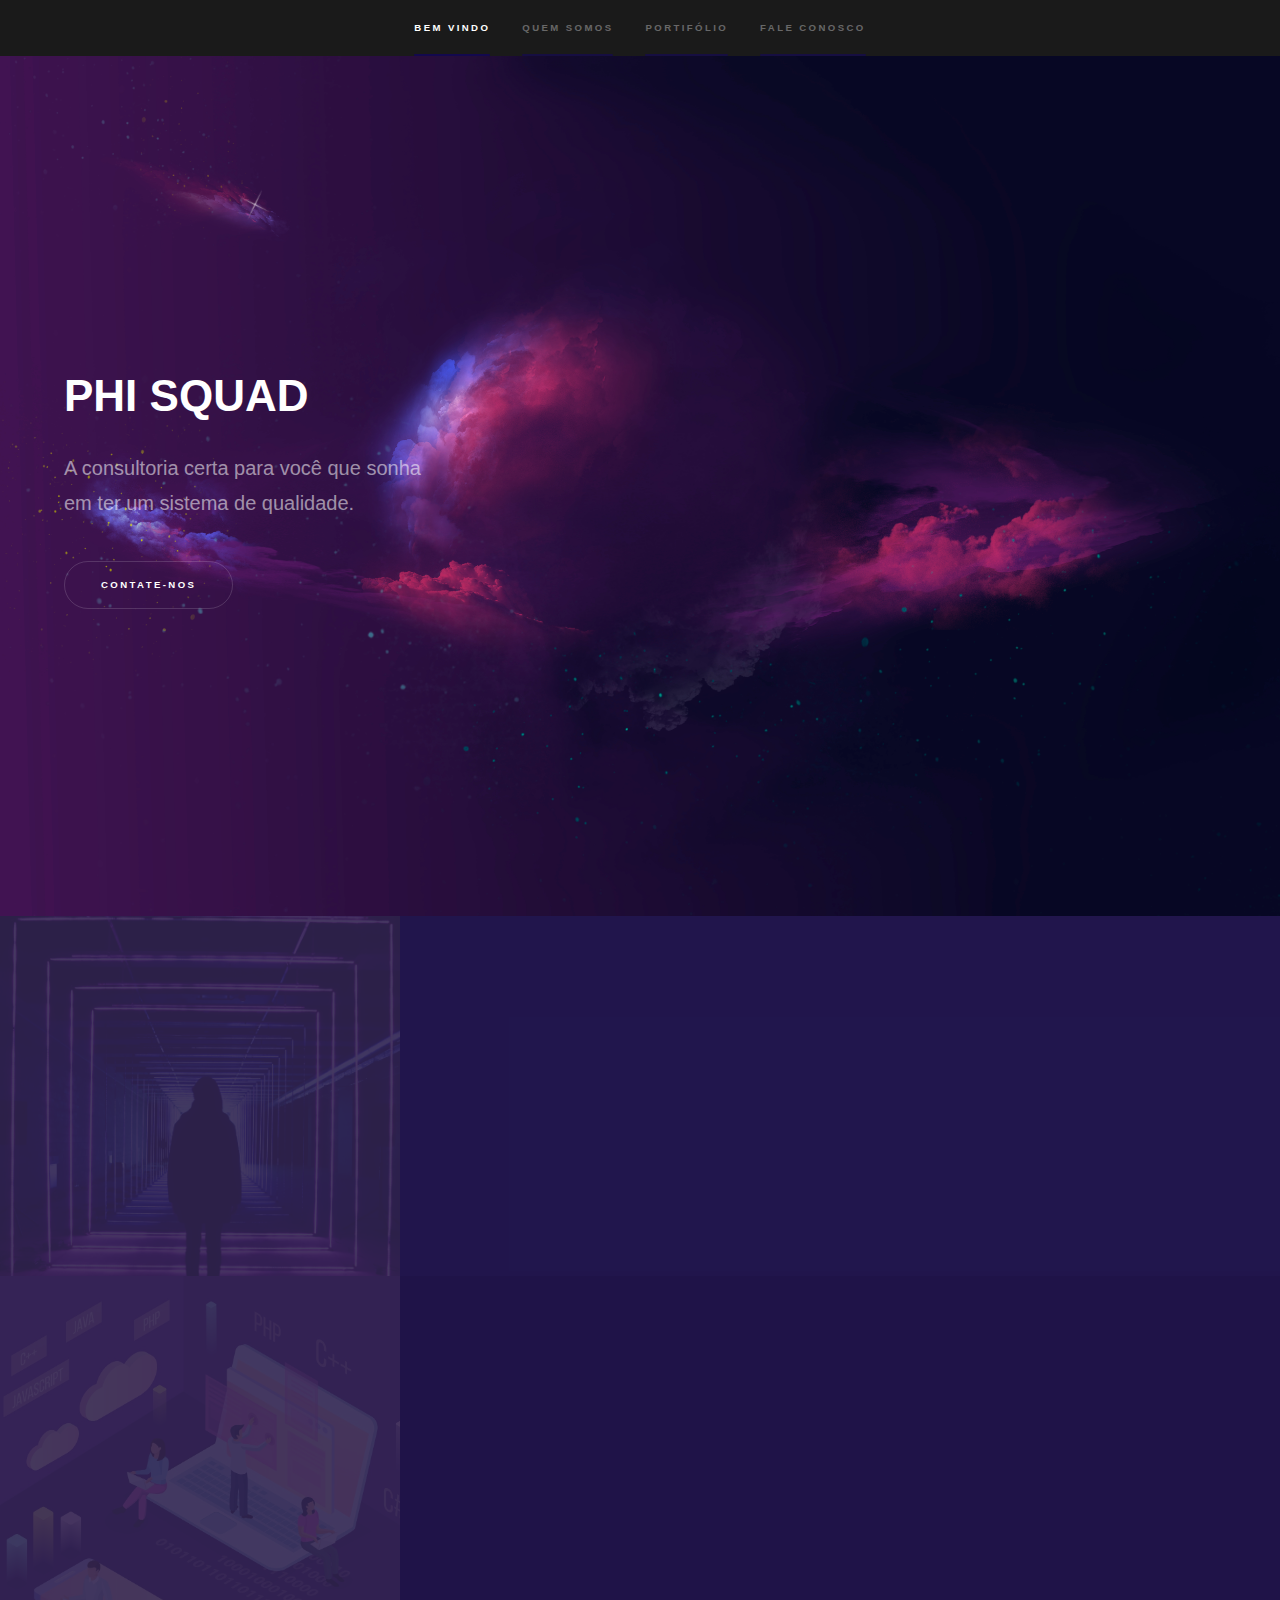
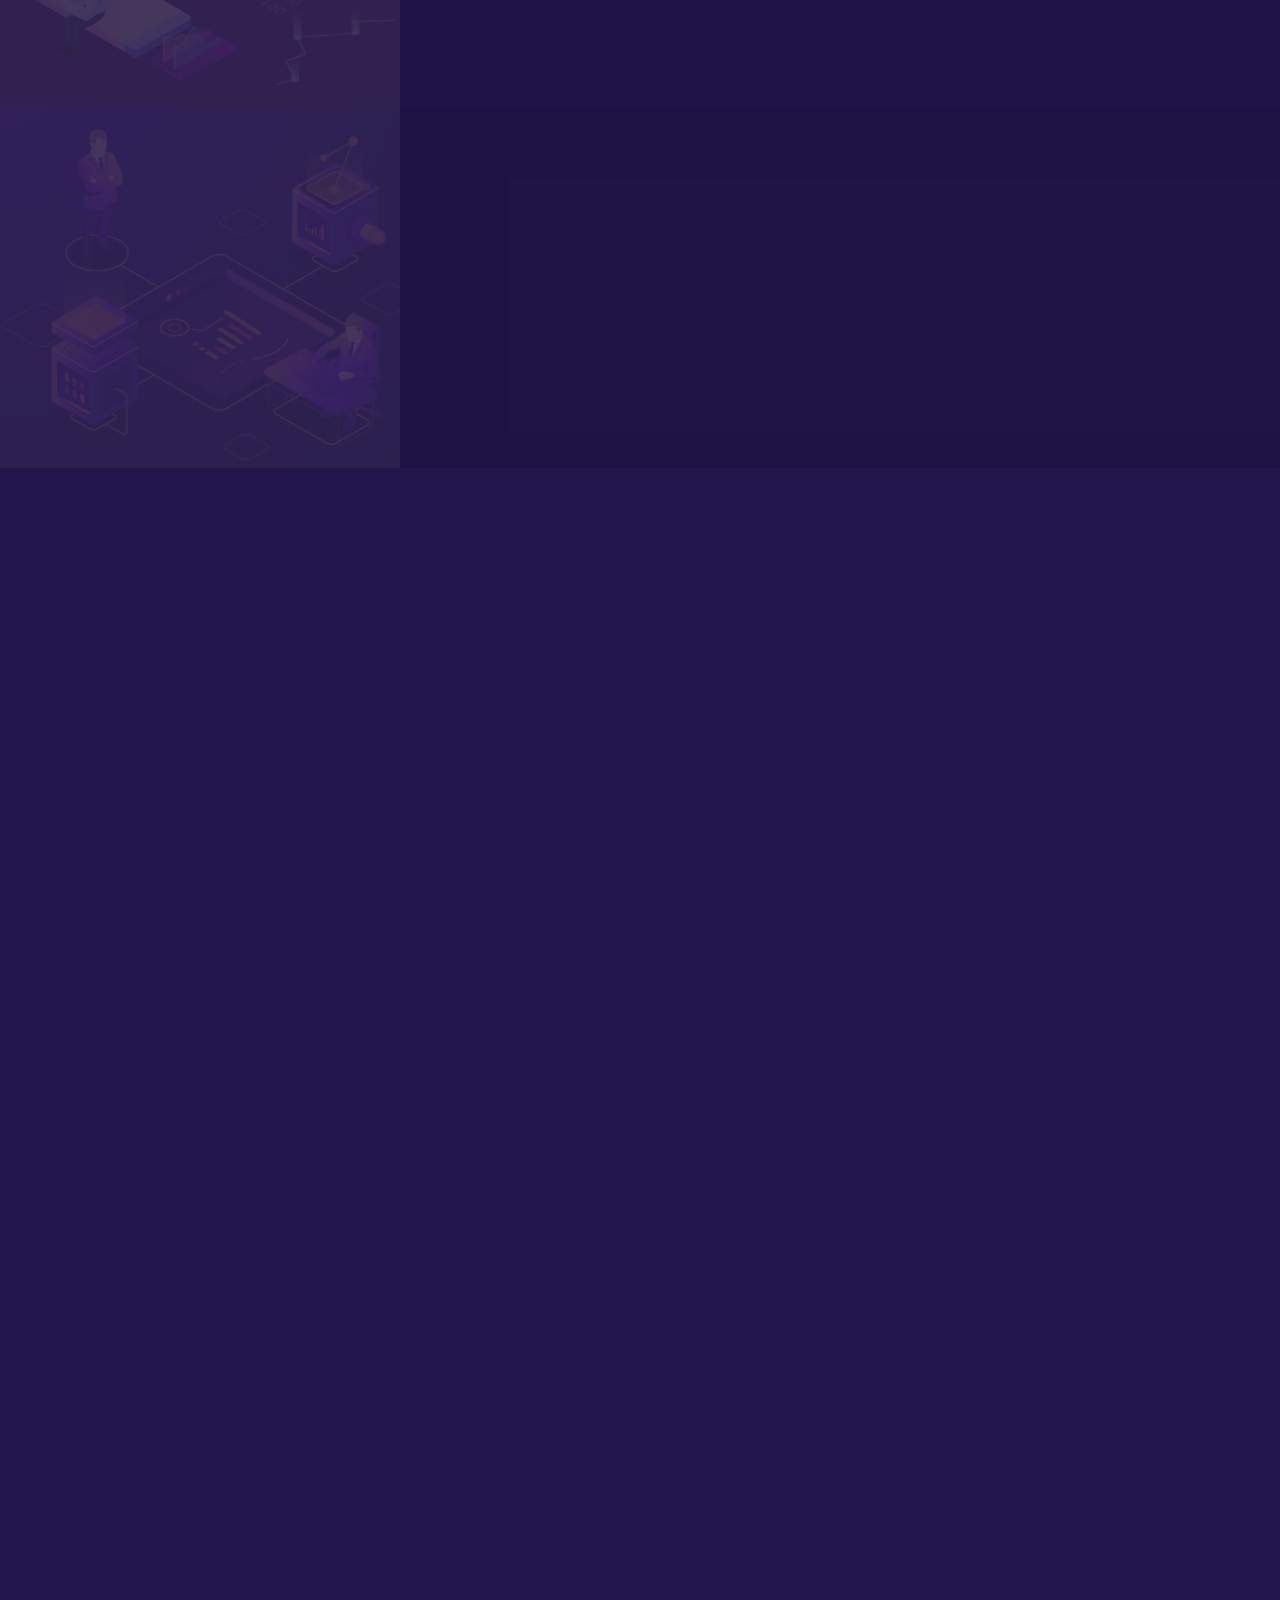
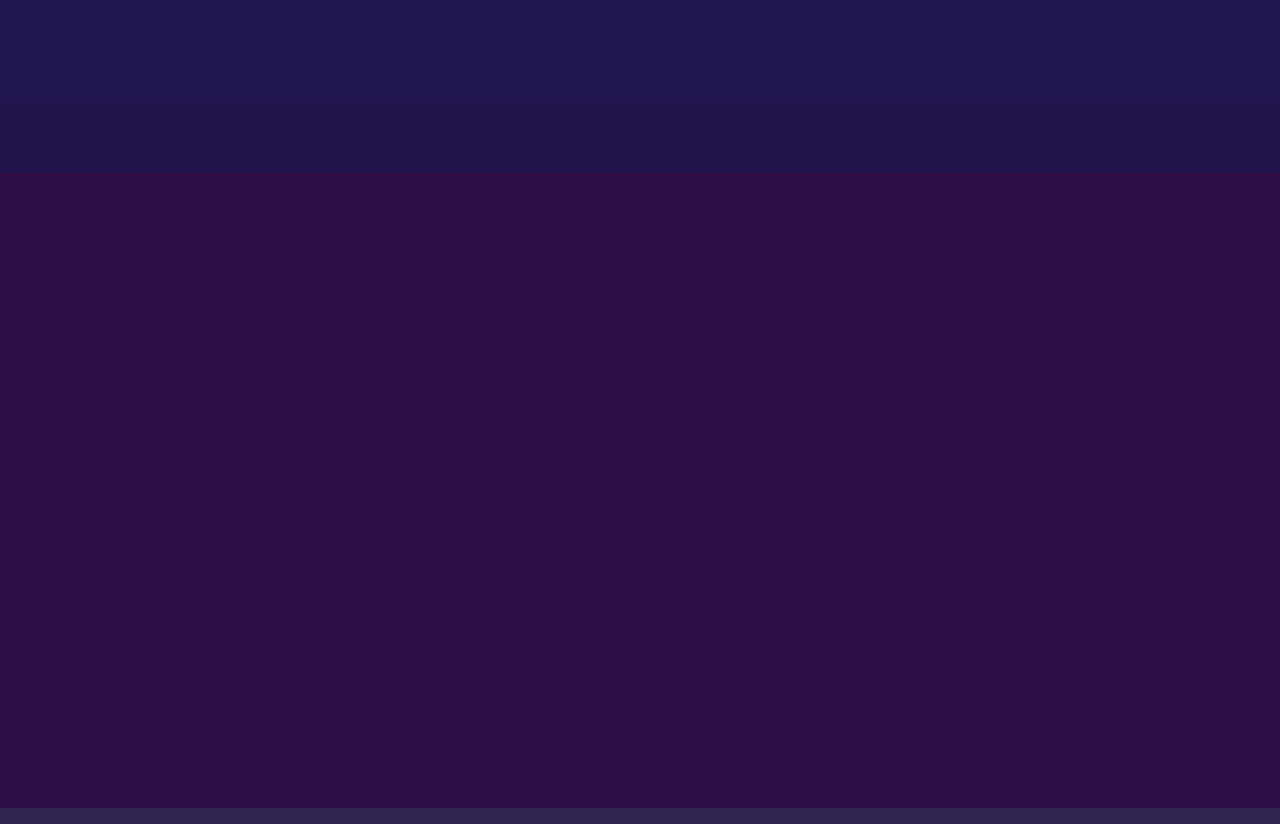
<file: index.html>
<!DOCTYPE HTML>

<html>
	<head>
		<title>PHI SQUAD</title>
		<meta charset="utf-8" />
		<meta name="viewport" content="width=device-width, initial-scale=1, user-scalable=no" />
		<link rel="stylesheet" href="assets/css/phi.css" />
		<noscript><link rel="stylesheet" href="assets/css/noscript.css" /></noscript>
	</head>
	<body class="is-preload">

		<!-- Sidebar -->
			<section id="sidebar">
				<div class="inner">
					<nav>
						<ul>
							<li><a href="#intro">Bem vindo</a></li>
							<li><a href="#one">Quem somos</a></li>
							<li><a href="#two">Portifólio</a></li>
							<li><a href="#three">Fale conosco</a></li>
						</ul>
					</nav>
				</div>
			</section>

		<!-- Wrapper -->
			<div id="wrapper">

				<!-- Intro --><!--http://html5up.net/license--> 
					<section id="intro" class="wrapper style1 fullscreen fade-up">
						<div class="inner">
							<h1>PHI SQUAD</h1>
							<p> A consultoria certa para você que sonha <br> em ter um sistema de qualidade.</p>
							<ul class="actions">
								<li><a href="#three" class="button scrolly">Contate-nos</a></li>
							</ul>
						</div>
					</section>

				<!-- One -->
					<section id="one" class="wrapper style2 spotlights">
						<section>
							<a href="#" class="image"><img src="images/pic01.jpg" alt="" data-position="center center" /></a>
							<div class="content">
								<div class="inner">
									<h2>Sobre o Squad</h2>
									<p>Somos uma equipe de profissionais criativos dispostos a nos reinventar para tornar seu projeto real.<br> 
									Começa o nosso time...</p>
									<ul class="actions">
										<li><a href="pages/Time.html" class="button">Ver mais</a></li>
									</ul>
								</div>
							</div>
						</section>
						<section>
							<a href="#" class="image"><img src="images/pic02.jpg" alt="" data-position="top center" /></a>
							<div class="content">
								<div class="inner">
									<h2>Visão e Valores</h2>
									<p>A PhiSquad prioriza uma politica de inclusão de pessoas no mercado de trabalho dando-lhe a experiência e a oportunidade de mostrar seu valor no mercado.<br>
									Acreditamos que a tecnologia é um recurso para minimizar a desigualdade e  promover a igualdade.<br>
									Promovendo a competitividade e combater a soberania de grandes empresas no mercado de trabalho. </p>
									<ul class="actions">
										<li><a href="pages/Valores.html" class="button">Ver mais</a></li>
									</ul>
								</div>
							</div>
						</section>
						<section>
							<a href="#" class="image"><img src="images/pic03.jpg" alt="" data-position="25% 25%" /></a>
							<div class="content">
								<div class="inner">
									<h2>A Empresa</h2>
									<p>Somos uma empresa jovem, com muito a dizer sobre o jeito de se desenvolver.<br>
									Ajudamos aos pequenos empreendedores a transformar seus sonhos em realidade.</p>
									<ul class="actions">
										<li><a href="pages/Empresa.html" class="button">Ver mais</a></li>
									</ul>
								</div>
							</div>
						</section>
					</section>

				<!-- Two -->
					<section id="two" class="wrapper style3 fade-up">
						<div class="inner">
							<h2>Oque fazemos</h2>
							<p>Serviços</p>
							<div class="features">
								<section>
									<span class="icon solid major fa-code"></span>
									<h3>Desenvolvimento</h3>
									<p>Nossos desenvolvedores estão prontos para qualquer senário, qualquer modelo, para todos os tipos de aplicabilidade,<br>
									dês de projetos específicos, interligados, ou até híbridos, onde um sistema existente tera que ser integrado ao projeto em desenvolvimento.<br>
									Desemvolvendo uma comunicação entre aplicações.								
									</p>
								</section>
								<section>
									<span class="icon solid major fa-lock"></span>
									<h3>Segurança</h3>
									<p>A segurança dos seus dados também é de suma importância para nossos desenvolvedores,<br>
									trabalhamos para garantir níveis de segurança diferentes para ambientes com permissão de acesso diferentes.<br>
									</p>
								</section>
								<section>
									<span class="icon solid major fa-cog"></span>
									<h3>Funcionalidade</h3>
									<p>Nossos progetos são funcionais oque diz respeito à satisfação de necessidades que deram origem ao projeto.<br>
									 Abrange requisitos implícitos e explícitos e está intimamente ligada à qualidade do código criado.
									Devido a este tópico a nossa pesquisa de campo é tão minuciosa. 
									</p>
								</section>
								<section>
									<span class="icon solid major fa-desktop"></span>
									<h3>Markenting</h3>
									<p>Trabalhamos para maximizar os resultados e alcance.<br>
									Nosso trabalho é desenvolvermos as melhores estratégias, levando em conta o seu publico alvo, produto e muito mais.<br>
									Temos como maior principio tratar seu projeto com ownership, onde nossa total atenção estará focada em transformar o seu projeto um sistema tangível.</p>
								</section>
								<section>
									<span class="icon solid major fa-link"></span>
									<h3>Estratégia</h3>
									<p>Nossa estratégia é investir em uma minuciosa pesquisa <br> 
									a fim de estabelecer parâmetros e descobrir as reais necessidade do projeto.<br>
									Com uma consultoria especializada em um olhar técnico para desenvolver a melhor solução.<br>para que nossos projetos sejam atemporais.</p>
								</section>
								<section>
									<span class="icon major fa-gem"></span>
									<h3>Design</h3>
									<p>integrando a missão, visão e valores a fim de enobrecer a estrada já percorrida e levantar o estandarte do futuro da empresa, bem como a originalidade. Refletindo toda a sua essência em nosso projeto. </p>
								</section>
							</div>
							<ul class="actions">
								<li><a href="pages/Processos.html" class="button">mais..</a></li>
							</ul>
						</div>
					</section>

				<!-- Three -->
					<section id="three" class="wrapper style1 fade-up">
						<div class="inner">
							<h2>Entre em contato</h2>
							<p>Adorariamos saber sobre a sua empresa nos mande uma mensagem.</p>
							<div class="split style1">
								<section>
									<form method="post" action="#">
										<div class="fields">
											<div class="field half">
												<label for="name">Nome</label>
												<input type="text" name="name" id="name" />
											</div>
											<div class="field half">
												<label for="email">Email</label>
												<input type="text" name="email" id="email" />
											</div>
											<div class="field">
												<label for="message">Mensagem</label>
												<textarea name="message" id="message" rows="5"></textarea>
											</div>
										</div>
										<ul class="actions">
 <!--fazer o botão de enviar,enviar a mensagem para o e-mail, apagar todas as anotações.-->
											<li><a href="#" class="button submit">Enviar</a></li>
										</ul>
									</form>
								</section>
								<section>
									<ul class="contact">
										<li>
											<h3>Endereço</h3>
											<span>Av. Dr. Adolpho Pinto<br />
											Barra Funda<br />São Paulo-BR</span>
										</li>
										<li>
											<h3>Email</h3>
											<a href="#">physquad2020@gmail.com</a>
										</li>
										<li>
											<h3>Telefone</h3>
											<span>(11) 3823-9000</span>
										</li>
										<li>
											<h3>Nos encontre em:</h3>
											<ul class="icons">
												<li><a href="https://twitter.com/SquadPhi" class="icon brands fa-twitter"target="_blank"><span class="label">Twitter</span></a></li>
												<li><a href="https://www.facebook.com/Phi-squad-109247844066583/" class="icon brands fa-facebook-f"target="_blank"><span class="label">Facebook</span></a></li>
												<li><a href="https://github.com/PhiSquad" class="icon brands fa-github"target="_blank"><span class="label">GitHub</span></a></li>
												<li><a href="https://www.instagram.com/phisquad.oficial/" class="icon brands fa-instagram"target="_blank"><span class="label">Instagram</span></a></li>
												<li><a href="https://www.linkedin.com/in/phi-squad-36a2861ab/" class="icon brands fa-linkedin-in"target="_blank"><span class="label">LinkedIn</span></a></li>
											</ul>
										</li>
									</ul>
								</section>
							</div>
						</div>
					</section>

			</div>

		

		<!-- Scripts -->
			<script src="assets/js/jquery.min.js"></script>
			<script src="assets/js/jquery.scrollex.min.js"></script>
			<script src="assets/js/jquery.scrolly.min.js"></script>
			<script src="assets/js/browser.min.js"></script>
			<script src="assets/js/breakpoints.min.js"></script>
			<script src="assets/js/util.js"></script>
			<script src="assets/js/main.js"></script>

	</body>
</html>
</file>
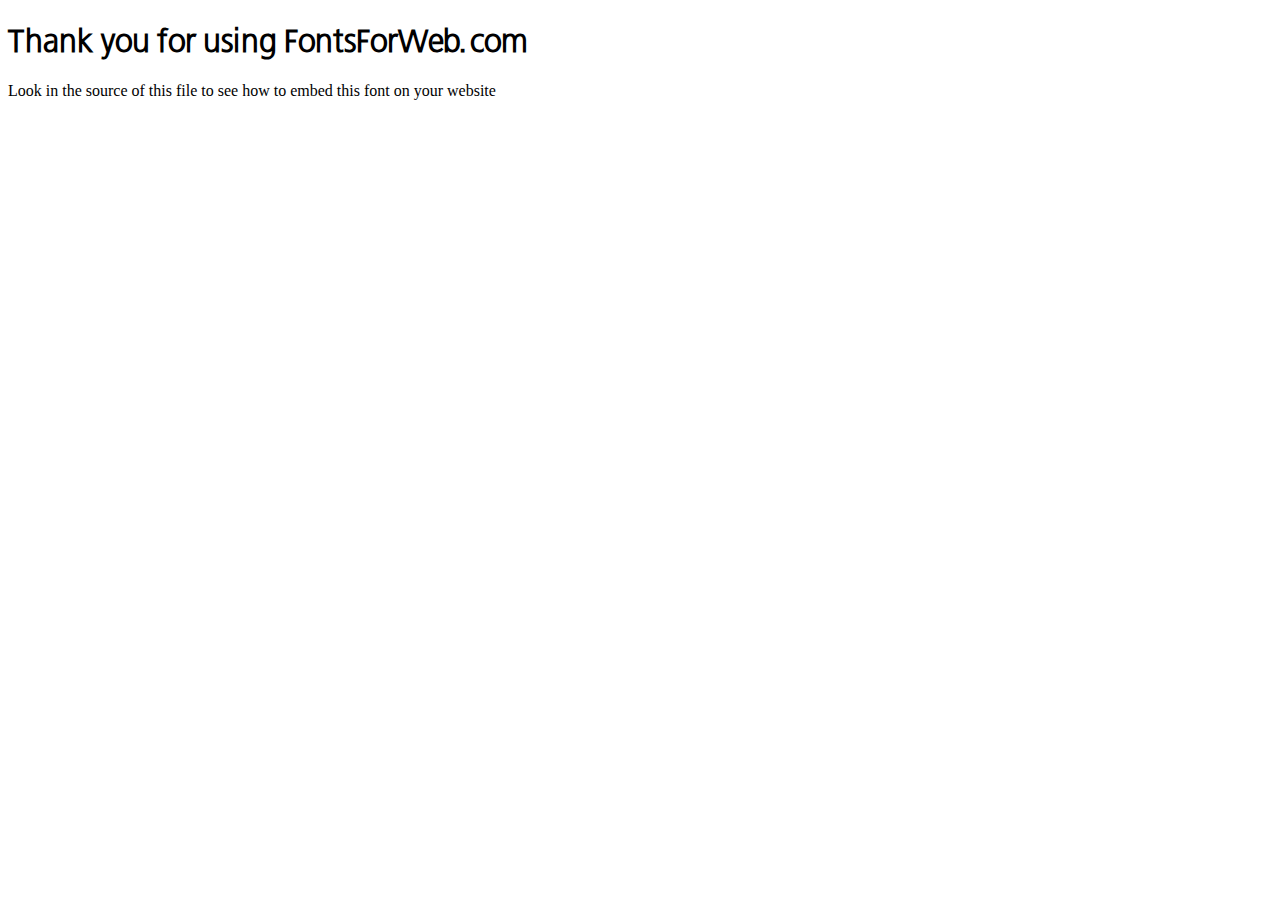
<file: pages/bastardus/index.html>
<!DOCTYPE html>
<html class="no-js">
    <head>
        <meta charset="utf-8">
        <meta http-equiv="X-UA-Compatible" content="IE=edge">
        <title> web font from FontsForWeb.com</title>
        <meta name="description" content="">
        <meta name="viewport" content="width=device-width, initial-scale=1">
        <link rel="stylesheet" href="font.css">
        <style type="text/css">
		/* when @font-face is defined(it is in font.css) you can add the font to any rule by using font-family */
		h1 {
			font-family: 'BASTARDUSSANS';
		}
		</style>
    </head>
    <body>
    	<h1>Thank you for using FontsForWeb.com</h1>
        <p class="fontsforweb_fontid_16866">Look in the source of this file to see how to embed this font on your website</p>
    </body>
</html>
</file>
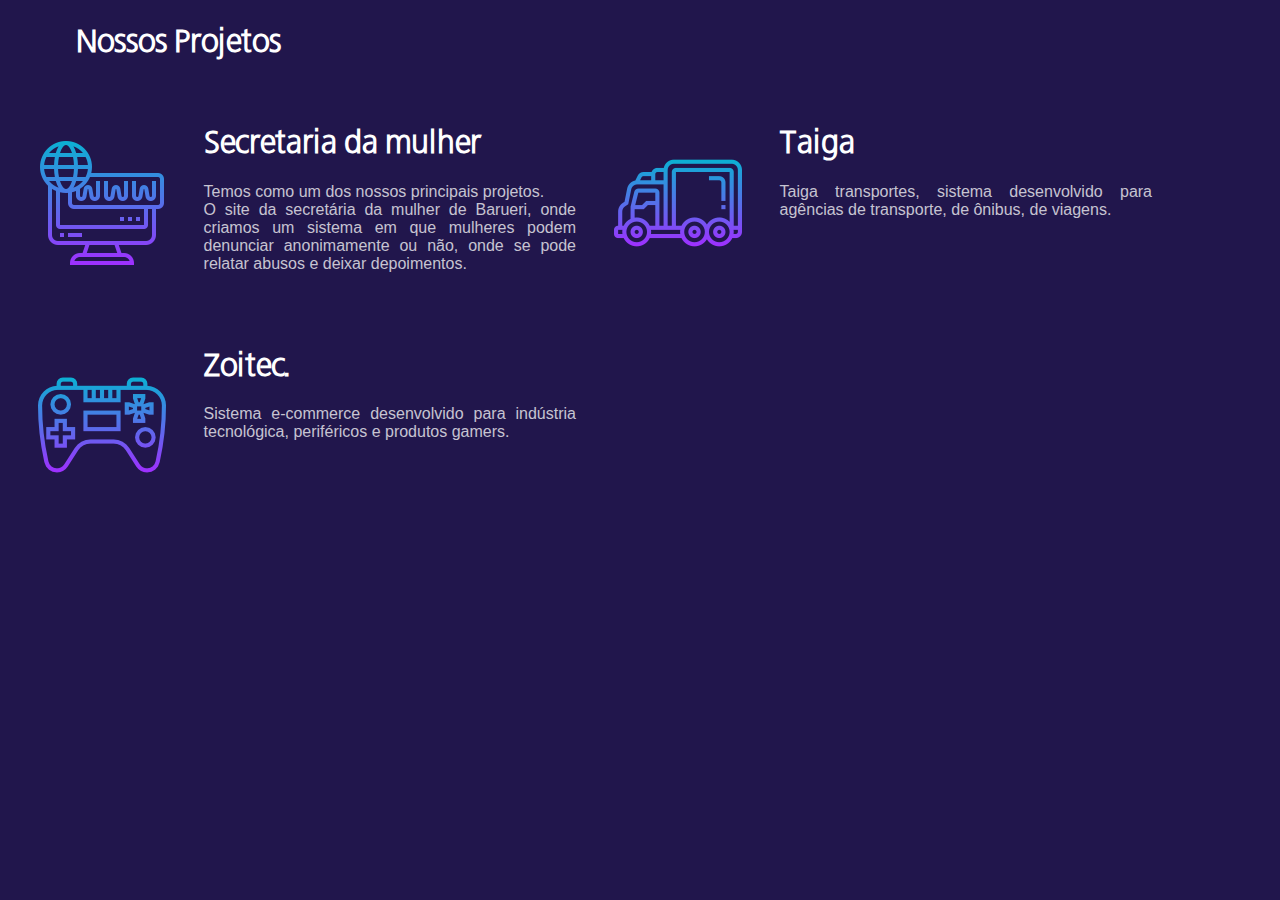
<file: pages/Empresa.html>
<!DOCTYPE html>
<html lang="pt-br">
  <head>
    <meta charset="utf-8">
    <title>Nossa tragetória</title>
    <link rel="stylesheet" href="bastardus/font.css"/> 
  </head>
  <body>
    <section id="secao-01" class="secao">
      <div>
        <div class="#" style="text-align:left; width: 45%; float: left; padding-top: 0.5cm;font-size: 16px;text-align: justify; padding: 0 2cm;">
          <h1 class="fonts"; style="color:#fff;">
            Nossos Projetos</h1>           
        </div>
        <div class="#" style="text-align:left; width: 45%; float: left; padding-top: 0.5cm;font-size: 16px;text-align: justify;">
          <a href="https://portal.barueri.sp.gov.br/secretarias/secretaria-da-mulher" target="_blank"> <img src="p/internet.png"style="height:auto; float:left; padding:1cm;"></a>
          <h1 class="fonts"; style="color:#fff;">
            Secretaria da mulher</h1>
            <p style="color: rgba(255, 255, 255, 0.753);font-family: 'Segoe UI', Tahoma, Geneva, Verdana, sans-serif;">
              Temos como um dos nossos principais projetos.<br>
              O site da secretária da mulher de Barueri, onde criamos um sistema em que mulheres podem denunciar anonimamente ou não, onde se pode relatar abusos e deixar depoimentos.
            </p>
        </div>
        <div class="#" style="text-align:left; width: 45%; float: left; padding-top: 0.5cm;font-size: 16px;text-align: justify;">
          <img src="p/caminhao.png"style="height:auto; float:left; padding:1cm;">
          <h1 class="fonts"; style="color:#fff;">
          Taiga</h1>
            <p style="color: rgba(255, 255, 255, 0.753);font-family: 'Segoe UI', Tahoma, Geneva, Verdana, sans-serif;">
              Taiga transportes, sistema desenvolvido para agências de transporte, de ônibus, de viagens.
            </p>
        </div>
        <div class="#" style="text-align:left; width: 45%; float: left; padding-top: 0.5cm;font-size: 16px;text-align: justify;">
          <img src="p/gamepad.png"style="height:auto; float:left; padding:1cm;">
          <h1 class="fonts"; style="color:#fff;">
            Zoitec.</h1>
            <p style="color: rgba(255, 255, 255, 0.753);font-family: 'Segoe UI', Tahoma, Geneva, Verdana, sans-serif;">
              Sistema e-commerce  desenvolvido para indústria tecnológica, periféricos e produtos gamers.
            </p>
        </div>
      </div>
     
    </section>   
  </body>
  <style>
    body {
      margin: 0;
      padding: 0;
    }
    .secao {
      position: relative;
    }
    #secao-01 {
      background-color: #21164c;
    }
    
    .icone-scroll {
      position: absolute;
      bottom: 3em;
      width: 50px;
      height: 50px;
      background-color: #1a1a1a;
      border-radius: 50%;
      left: 50%;
      margin-left: -25px;
      cursor: pointer;
    }
    .scroll {
      width: 15px;
      height: 15px;
      border-right: 2px solid #fff;
      border-bottom: 2px solid #fff;
      display: inline-block;
      position: relative;
    }
    .scroll-next {
      transform: rotate(45deg);
      margin: 14px 0 0 16.5px;
    }
    .scroll-top {
      transform: rotate(225deg);
      margin: 19px 0 0 17px;
    }
    .scroll-top + .scroll-top {
      top: -15px;
      margin-top: 0;
    }
  </style>
  <script src="Scroll2.js"></script>
  <script>
      var _AlturaDocumento = $(window).height(); //pega altura da janela

    function AlturaSecao() {
      $('.secao').height(_AlturaDocumento); //atribui o valor da variável a todas as divs com a classe secao
    }

    function ScrollSecao() {
      console.log('entrou');
      var body = $('html, body');
      if($(this).parent('.secao').is('#secao-01')) {
        //verifica se está na primeira seção e rola para a segunda
        body.animate({scrollTop: _AlturaDocumento}, '500');
      } else if ($(this).parent('.secao').is('#secao-02')) {
        //verifica se está na segunda seção e rola para a terceira
        body.animate({scrollTop: _AlturaDocumento*2}, '500');
      } else if ($(this).parent('.secao').is('#secao-03')) {
        //verifica se está na terceira seção e rola para a quarta
        body.animate({scrollTop: _AlturaDocumento*3}, '500');
      } else {
        //rola para o início da página
        body.animate({scrollTop: 0}, '800');
      }
    }

    $('.icone-scroll').click(ScrollSecao); //chama a função na ação de click no ícone

    $(AlturaSecao); //chama a nossa função só depois que o documento estiver completamente carregado
  </script>
</html>
</file>
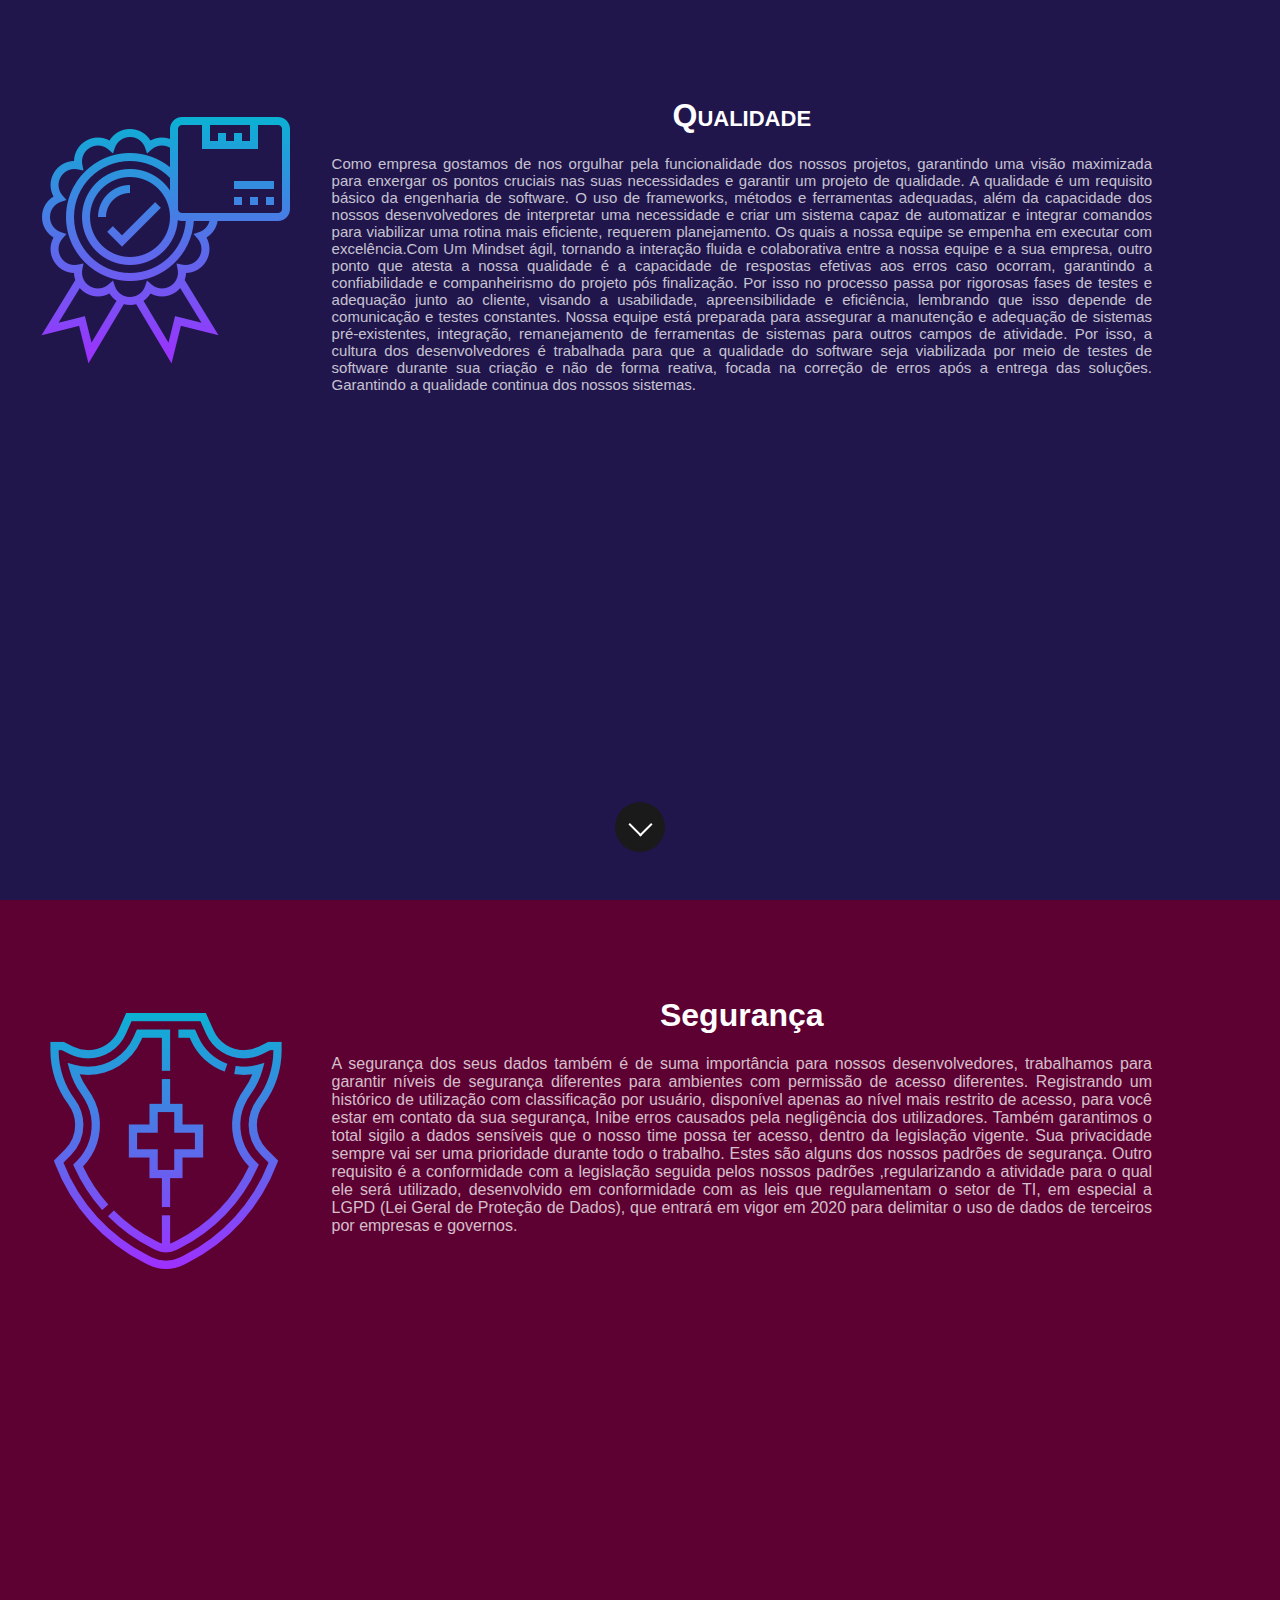
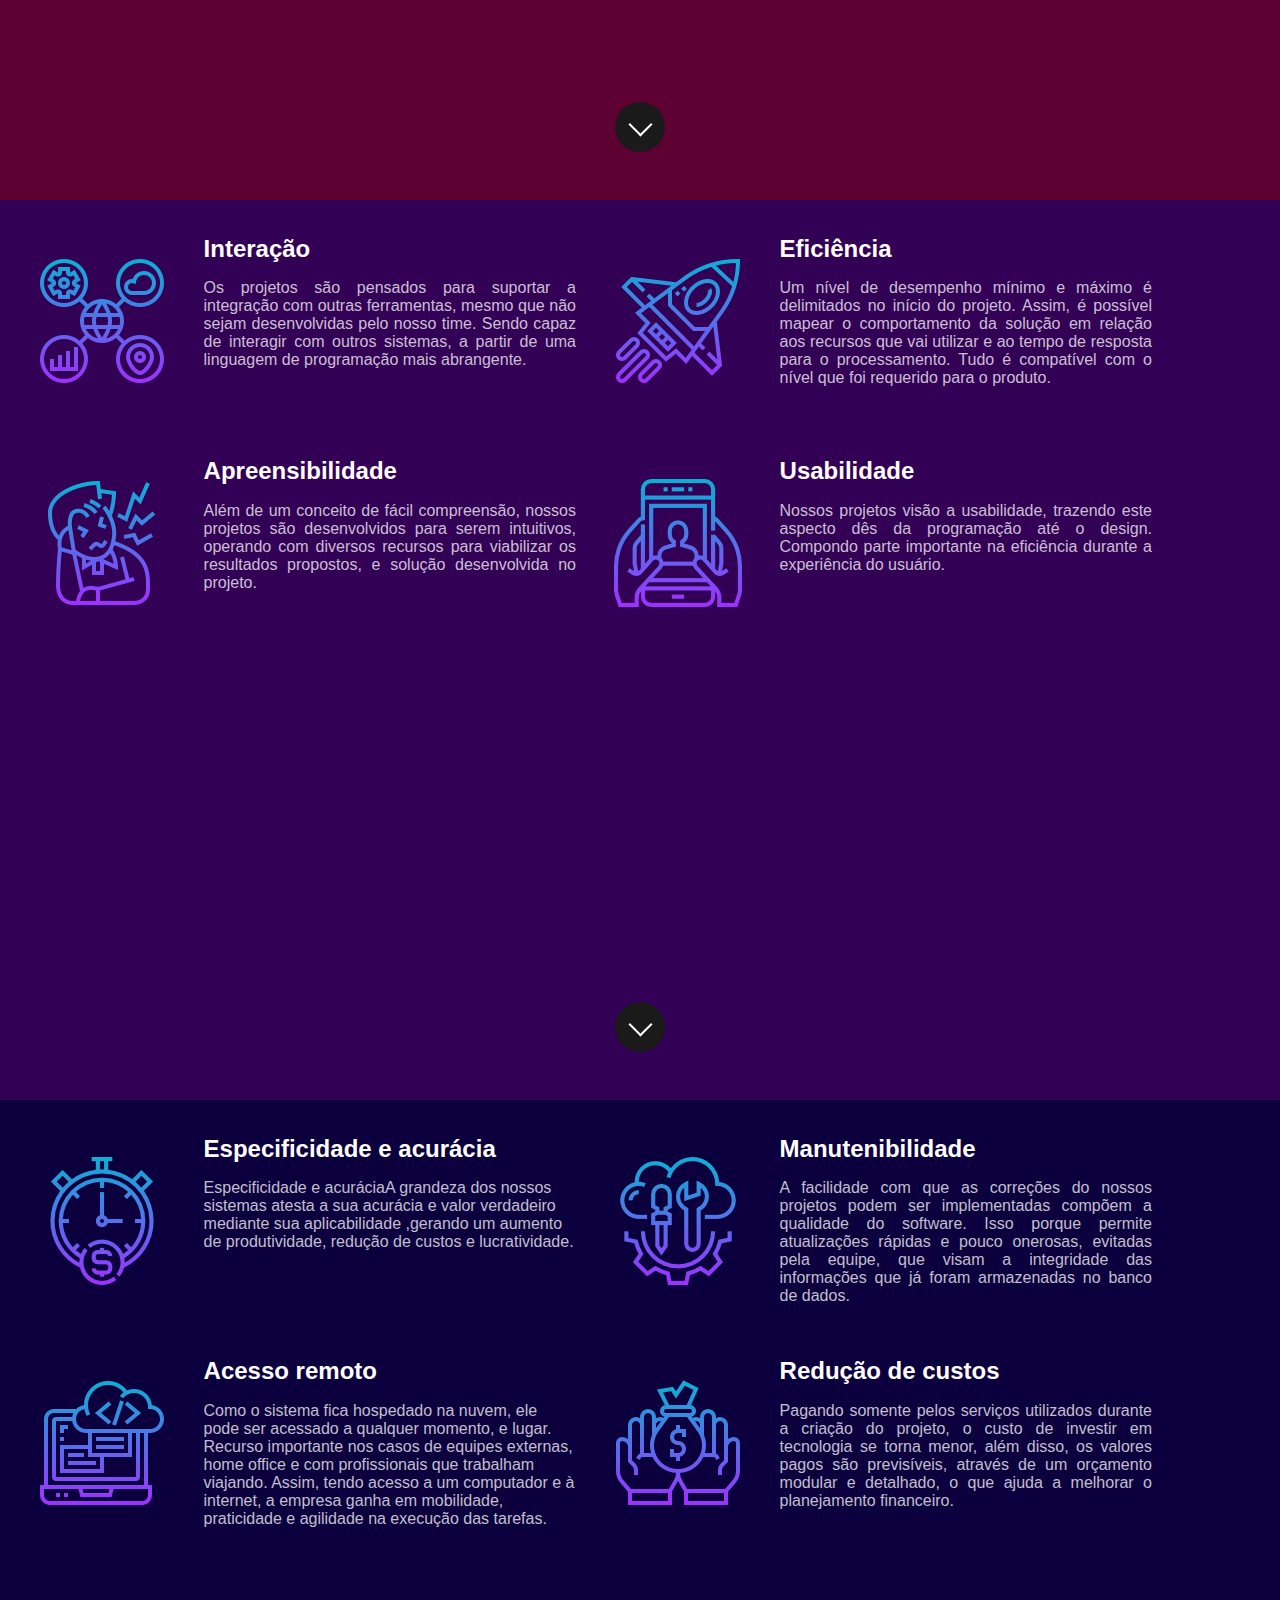
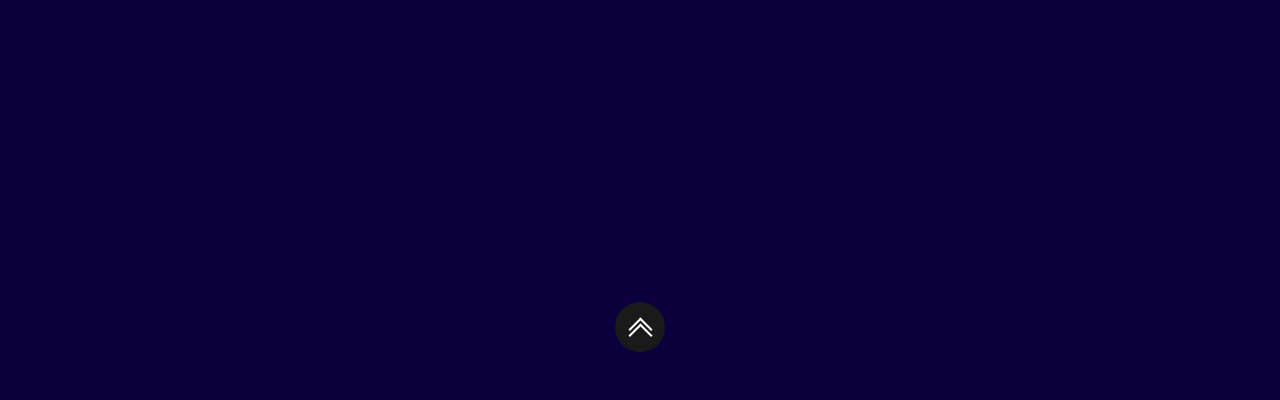
<file: pages/Processos.html>
<!DOCTYPE html>
<html lang="pt-br">
  <head>
    <meta charset="utf-8">
    <title>Processos</title>
  </head>
  <body>
    <section id="secao-01" class="secao">
      <div style="position:relative;">        
        <div style="text-align:center; width: 90%; float: left; padding-top: 2cm;">
          <img src="p/excelente.png" style="height:auto; float:left; padding:1cm;">
          <h1 style="color: #fff;font-family: 'Lucida Sans', 'Lucida Sans Regular', 'Lucida Grande', 'Lucida Sans Unicode', Geneva, Verdana, sans-serif; font-variant: small-caps;">
          Qualidade</h1>
          <p style="color: rgba(255, 255, 255, 0.753); font-family: 'Segoe UI', Tahoma, Geneva, Verdana, sans-serif; text-align:justify;font-size: 15px;">
          Como empresa gostamos de nos orgulhar pela funcionalidade dos nossos projetos, garantindo uma visão maximizada para enxergar os pontos cruciais nas suas necessidades e garantir um projeto de qualidade.
          A qualidade é um requisito básico da engenharia de software. O uso de frameworks, métodos e ferramentas adequadas, além da capacidade dos  nossos desenvolvedores de interpretar uma necessidade e criar um sistema capaz de automatizar e integrar comandos para viabilizar uma rotina mais eficiente, requerem planejamento.
          Os quais a nossa equipe se empenha em executar com excelência.Com Um Mindset ágil, tornando a interação fluida e colaborativa entre a nossa equipe e a sua empresa, outro ponto que atesta a nossa qualidade é a capacidade de respostas efetivas aos erros caso ocorram, garantindo a confiabilidade e companheirismo do projeto pós finalização.
          Por isso no processo passa por rigorosas fases de testes e adequação junto ao cliente, visando a usabilidade, apreensibilidade e eficiência, lembrando que isso depende de comunicação e testes constantes.
          Nossa equipe está preparada para assegurar a manutenção e adequação de sistemas pré-existentes, integração, remanejamento de ferramentas de sistemas para outros campos de atividade. 
          Por isso,  a cultura dos desenvolvedores é trabalhada  para que a qualidade do software seja viabilizada por meio de testes de software durante sua criação e não de forma reativa, focada na correção de erros após a entrega das soluções.
          Garantindo a qualidade continua dos nossos sistemas.</p> 
        </div>
      </div>
      <span class="icone-scroll">
        <span class="scroll-next scroll"></span>
      </span>
    </section>
    <section id="secao-02" class="secao">
      <div style="position: relative;">
          <div class="#" style="text-align:center; width: 90%; float: left; padding-top: 2cm;">
            <img src="p/escudo.png"style="height:auto; float:left; padding:1cm;">
            <h1 style="color: #fff; font-family:'Lucida Sans', 'Lucida Sans Regular', 'Lucida Grande', 'Lucida Sans Unicode', Geneva, Verdana, sans-serif;">Segurança</h1>
              <p style="color: rgba(255, 255, 255, 0.753);font-family: 'Segoe UI', Tahoma, Geneva, Verdana, sans-serif;text-align: justify;">
              A segurança dos seus dados também é de suma importância para nossos desenvolvedores,  trabalhamos para garantir níveis de segurança diferentes para ambientes com permissão de acesso diferentes. Registrando um histórico de utilização com classificação por usuário, disponível apenas ao nível mais restrito de acesso, para você estar em contato da sua segurança, Inibe erros causados pela negligência dos utilizadores.
              Também garantimos o total sigilo a dados sensíveis que o nosso time possa ter acesso, dentro da legislação vigente. Sua privacidade sempre vai ser uma prioridade durante todo o trabalho.
              Estes são alguns dos nossos padrões de segurança. 
              Outro requisito é a conformidade com a legislação seguida pelos nossos padrões ,regularizando a atividade para o qual ele será utilizado, desenvolvido em conformidade com as leis que regulamentam o setor de TI, em especial a LGPD (Lei Geral de Proteção de Dados), que entrará em vigor em 2020 para delimitar o uso de dados de terceiros por empresas e governos.
              </p>
          </div>
      </div>
      <span class="icone-scroll">
        <span class="scroll-next scroll"></span>
      </span>
    </section>
    <section id="secao-03" class="secao">
      <div style="position: relative;">
          <div class="#" style="text-align:left; width: 45%; float: left; padding-top: 0.5cm;font-size: 16px;text-align: justify;">
            <img src="p/classificacao-dos-dados.png"style="height:auto; float:left; padding:1cm;">
            <h1 style="color:#fff; font-family:'Lucida Sans', 'Lucida Sans Regular', 'Lucida Grande', 'Lucida Sans Unicode', Geneva, Verdana, sans-serif;font-size: 24px;">
              Interação</h1>
              <p style="color: rgba(255, 255, 255, 0.753);font-family: 'Segoe UI', Tahoma, Geneva, Verdana, sans-serif;">
                Os projetos são pensados para  suportar a integração com outras ferramentas, mesmo que não sejam desenvolvidas pelo nosso time. Sendo capaz de interagir com outros sistemas, a partir de uma linguagem de programação mais abrangente.
              </p>
          </div>
          <div class="#" style="text-align:left; width: 45%; float: left; padding-top: 0.5cm;font-size: 16px;text-align: justify;">
            <img src="p/lancamento.png"style="height:auto; float:left; padding:1cm;">
            <h1 style="color:#fff; font-family:'Lucida Sans', 'Lucida Sans Regular', 'Lucida Grande', 'Lucida Sans Unicode', Geneva, Verdana, sans-serif;font-size: 24px;">
            Eficiência</h1>
              <p style="color: rgba(255, 255, 255, 0.753);font-family: 'Segoe UI', Tahoma, Geneva, Verdana, sans-serif;">
                Um nível de desempenho mínimo e máximo é delimitados no início do projeto. Assim, é possível mapear o comportamento da solução em relação aos recursos que vai utilizar e ao tempo de resposta para o processamento. Tudo é compatível com o nível que foi requerido para o produto.
              </p>
          </div>
          <div class="#" style="text-align:left; width: 45%; float: left; padding-top: 0.5cm;font-size: 16px;text-align: justify;">
            <img src="p/concentracao.png"style="height:auto; float:left; padding:1cm;">
            <h1 style="color:#fff; font-family:'Lucida Sans', 'Lucida Sans Regular', 'Lucida Grande', 'Lucida Sans Unicode', Geneva, Verdana, sans-serif;font-size: 24px;">
              Apreensibilidade</h1>
              <p style="color: rgba(255, 255, 255, 0.753);font-family: 'Segoe UI', Tahoma, Geneva, Verdana, sans-serif;">
                Além de um conceito de fácil compreensão, nossos projetos são desenvolvidos para serem intuitivos, operando com diversos recursos para viabilizar os resultados propostos, e  solução desenvolvida no projeto.
              </p>
          </div>
          <div class="#" style="text-align:left; width: 45%; float: left; padding-top: 0.5cm;font-size: 16px;text-align: justify;">
            <img src="p/bate-papo.png"style="height:auto; float:left; padding:1cm;">
            <h1 style="color:#fff; font-family:'Lucida Sans', 'Lucida Sans Regular', 'Lucida Grande', 'Lucida Sans Unicode', Geneva, Verdana, sans-serif;font-size: 24px;">
              Usabilidade</h1>
              <p style="color: rgba(255, 255, 255, 0.753);font-family: 'Segoe UI', Tahoma, Geneva, Verdana, sans-serif;">
                Nossos projetos visão a usabilidade, trazendo este aspecto dês da programação até o design. Compondo parte importante na eficiência durante a experiência do usuário.
              </p>
          </div>
      </div>
      <span class="icone-scroll">
        <span class="scroll-next scroll"></span>
      </span>
    </section>
    <section id="secao-04" class="secao">
      <div style="position: relative;">
        <div class="#" style="text-align:left; width: 45%; float: left; padding-top: 0.5cm;font-size: 16px;text-align: left;">
          <img src="p/cronometro.png"style="height:auto; float:left; padding:1cm;">
          <h1 style="color:#fff; font-family:'Lucida Sans', 'Lucida Sans Regular', 'Lucida Grande', 'Lucida Sans Unicode', Geneva, Verdana, sans-serif;font-size: 24px;">
            Especificidade e acurácia</h1>
            <p style="color: rgba(255, 255, 255, 0.753);font-family: 'Segoe UI', Tahoma, Geneva, Verdana, sans-serif;">
              Especificidade e acuráciaA grandeza dos nossos sistemas atesta a sua acurácia e valor verdadeiro mediante sua aplicabilidade ,gerando um aumento de produtividade, redução de custos e lucratividade. 
            </p>
        </div>
        <div class="#" style="text-align:left; width: 45%; float: left; padding-top: 0.5cm;font-size: 16px;text-align: justify;">
          <img src="p/manutencao.png"style="height:auto; float:left; padding:1cm;">
          <h1 style="color:#fff; font-family:'Lucida Sans', 'Lucida Sans Regular', 'Lucida Grande', 'Lucida Sans Unicode', Geneva, Verdana, sans-serif;font-size: 24px;">
            Manutenibilidade</h1>
            <p style="color: rgba(255, 255, 255, 0.753);font-family: 'Segoe UI', Tahoma, Geneva, Verdana, sans-serif;">
              A facilidade com que as correções do nossos projetos podem ser implementadas compõem a qualidade do software. Isso porque permite atualizações rápidas e pouco onerosas, evitadas pela equipe, que visam a integridade das informações que já foram armazenadas no banco de dados.
            </p>
        </div>
        <div class="#" style="text-align:left; width: 45%; float: left; padding-top: 0.5cm;font-size: 16px;text-align: left;">
          <img src="p/programacao.png"style="height:auto; float:left; padding:1cm;">
          <h1 style="color:#fff; font-family:'Lucida Sans', 'Lucida Sans Regular', 'Lucida Grande', 'Lucida Sans Unicode', Geneva, Verdana, sans-serif;font-size: 24px;">
            Acesso remoto</h1>
            <p style="color: rgba(255, 255, 255, 0.753);font-family: 'Segoe UI', Tahoma, Geneva, Verdana, sans-serif;">
              Como o sistema fica hospedado na nuvem, ele pode ser acessado a qualquer momento, e lugar.<br>
              Recurso importante nos casos de equipes externas, home office e com profissionais que trabalham viajando. Assim, tendo acesso a um computador e à internet, a empresa ganha em mobilidade, praticidade e agilidade na execução das tarefas. 
            </p>
        </div>
        <div class="#" style="text-align:left; width: 45%; float: left; padding-top: 0.5cm;font-size: 16px;text-align: justify;">
          <img src="p/bolsa-de-dinheiro.png"style="height:auto; float:left; padding:1cm;">
          <h1 style="color:#fff; font-family:'Lucida Sans', 'Lucida Sans Regular', 'Lucida Grande', 'Lucida Sans Unicode', Geneva, Verdana, sans-serif;font-size: 24px;">
            Redução de custos</h1>
            <p style="color: rgba(255, 255, 255, 0.753);font-family: 'Segoe UI', Tahoma, Geneva, Verdana, sans-serif;">
              Pagando somente pelos serviços utilizados durante a criação do projeto, o custo de investir em tecnologia se torna menor, além disso, os valores pagos são previsíveis, através de um orçamento modular e detalhado, o que ajuda a melhorar o planejamento financeiro.
            </p>
        </div>
    </div>
      <span class="icone-scroll">
        <span class="scroll-top scroll"></span>
        <span class="scroll-top scroll"></span>
      </span>
    </section>
  </body>
  <style>
    body {
      margin: 0;
      padding: 0;
    }
    .secao {
      position: relative;
    }
    #secao-01 {
      background-color: #21164c;
    }
    #secao-02 {
      background-color: #5d0132;
    }
    #secao-03 {
      background-color: #320055;
    }
    #secao-04 {
      background-color: #0b003d;
    }
    .icone-scroll {
      position: absolute;
      bottom: 3em;
      width: 50px;
      height: 50px;
      background-color: #1a1a1a;
      border-radius: 50%;
      left: 50%;
      margin-left: -25px;
      cursor: pointer;
    }
    .scroll {
      width: 15px;
      height: 15px;
      border-right: 2px solid #fff;
      border-bottom: 2px solid #fff;
      display: inline-block;
      position: relative;
    }
    .scroll-next {
      transform: rotate(45deg);
      margin: 14px 0 0 16.5px;
    }
    .scroll-top {
      transform: rotate(225deg);
      margin: 19px 0 0 17px;
    }
    .scroll-top + .scroll-top {
      top: -15px;
      margin-top: 0;
    }
  </style>
  <script src="Scroll3.js"></script>
  <script>
      var _AlturaDocumento = $(window).height(); //pega altura da janela

    function AlturaSecao() {
      $('.secao').height(_AlturaDocumento); //atribui o valor da variável a todas as divs com a classe secao
    }

    function ScrollSecao() {
      console.log('entrou');
      var body = $('html, body');
      if($(this).parent('.secao').is('#secao-01')) {
        //verifica se está na primeira seção e rola para a segunda
        body.animate({scrollTop: _AlturaDocumento}, '500');
      } else if ($(this).parent('.secao').is('#secao-02')) {
        //verifica se está na segunda seção e rola para a terceira
        body.animate({scrollTop: _AlturaDocumento*2}, '500');
      } else if ($(this).parent('.secao').is('#secao-03')) {
        //verifica se está na terceira seção e rola para a quarta
        body.animate({scrollTop: _AlturaDocumento*3}, '500');
      } else {
        //rola para o início da página
        body.animate({scrollTop: 0}, '800');
      }
    }

    $('.icone-scroll').click(ScrollSecao); //chama a função na ação de click no ícone

    $(AlturaSecao); //chama a nossa função só depois que o documento estiver completamente carregado
  </script>
</html>
</file>
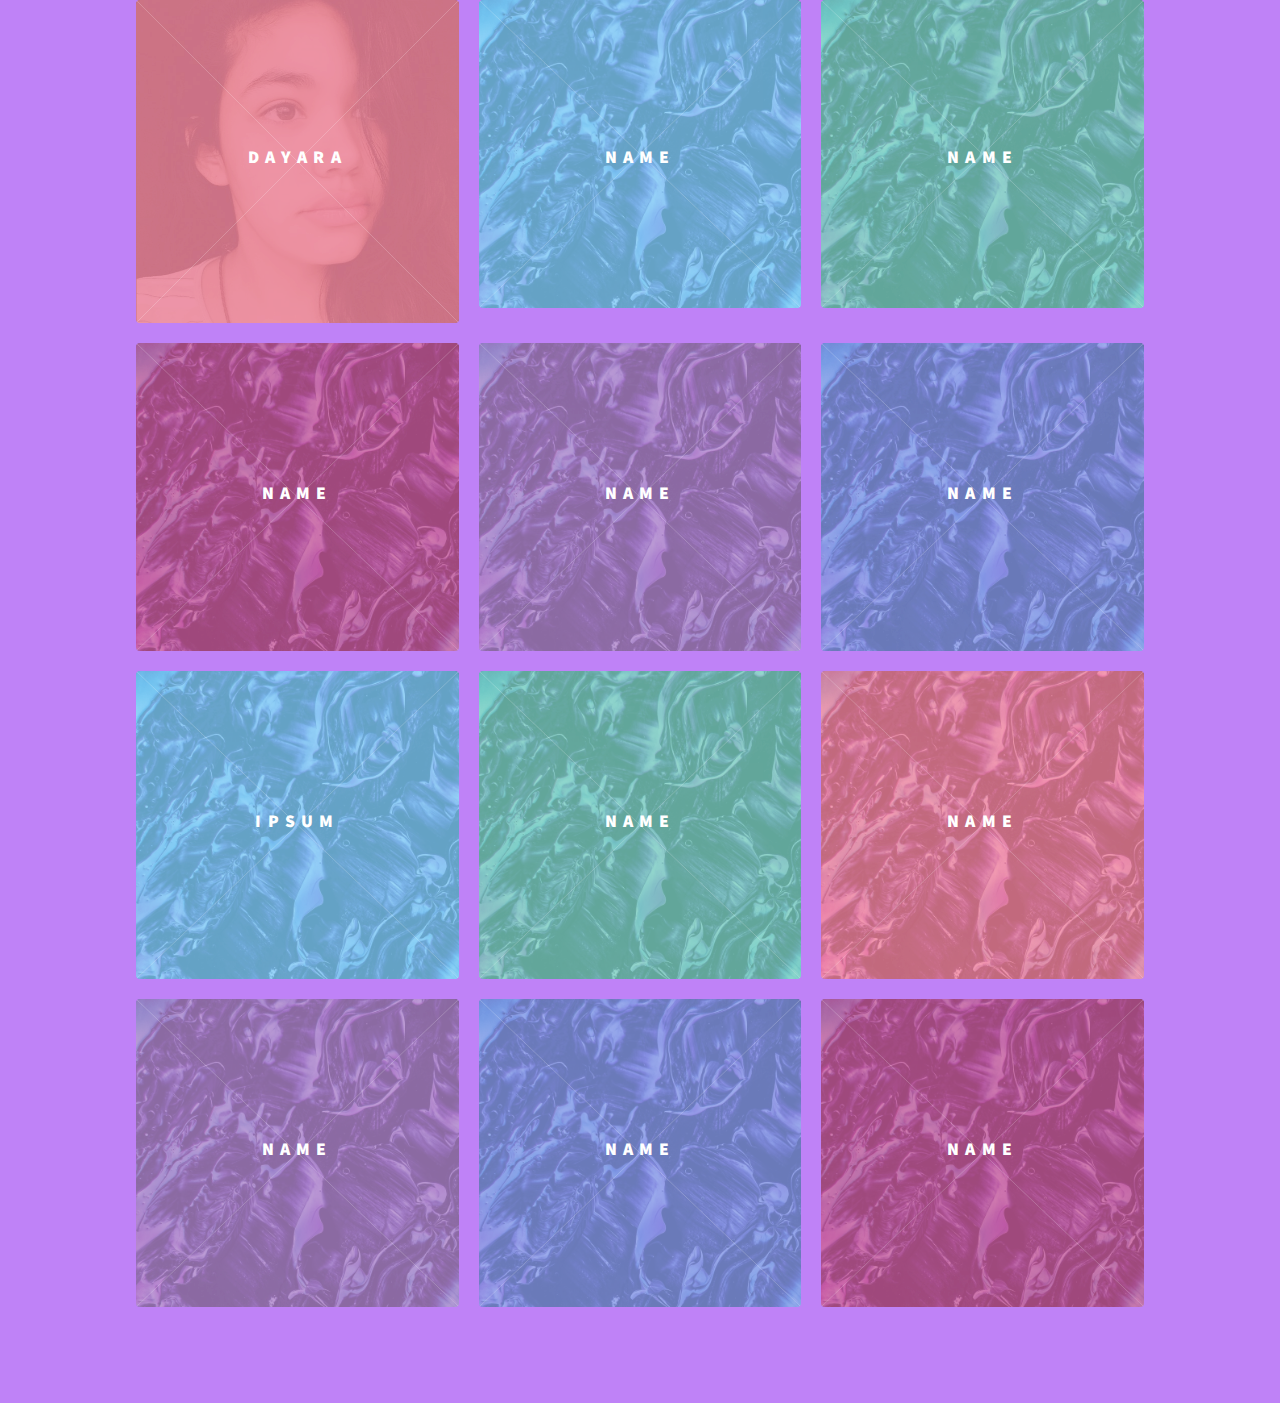
<file: pages/Time.html>
<!DOCTYPE HTML>
<html>
	<head>
		<title>O Squad</title>
		<meta charset="utf-8" />
		<meta name="viewport" content="width=device-width, initial-scale=1, user-scalable=no" />
		<link rel="stylesheet" href="assets/css/main.css" />
		<noscript><link rel="stylesheet" href="assets/css/noscript.css" /></noscript>
	</head>
	<body class="is-preload">
		<!-- Wrapper -->
			<div id="wrapper" style="background-color: rgba(133, 18, 240, 0.527);">			
				<!-- Main -->
					<div id="main">
						<div class="inner">
							<section class="tiles">
								<article class="style1">
									<span class="image">
										<img src="images/1.jpg" alt="Colaboradora" />
									</span>
									<a>
										<h2>Dayara</h2>
										<div class="content">
											<p>Desenvolvedora e Designer</p>
										</div>
									</a>
								</article>
								<article class="style2">
									<span class="image">
										<img src="images/pexel.jpg" alt="" />
									</span>
									<a>
										<h2>name</h2>
										<div class="content">
											<p>about..</p>
										</div>
									</a>
								</article>
								<article class="style3">
									<span class="image">
										<img src="images/pexel.jpg" alt="" />
									</span>
									<a>
										<h2>name</h2>
										<div class="content">
											<p>about</p>
										</div>
									</a>
								</article>
								<article class="style4">
									<span class="image">
										<img src="images/pexel.jpg" alt="" />
									</span>
									<a>
										<h2>name</h2>
										<div class="content">
											<p>about..</p>
										</div>
									</a>
								</article>
								<article class="style5">
									<span class="image">
										<img src="images/pexel.jpg" alt="" />
									</span>
									<a>
										<h2>name</h2>
										<div class="content">
											<p>about</p>
										</div>
									</a>
								</article>
								<article class="style6">
									<span class="image">
										<img src="images/pexel.jpg" alt="" />
									</span>
									<a>
										<h2>name</h2>
										<div class="content">
											<p>about</p>
										</div>
									</a>
								</article>
								<article class="style2">
									<span class="image">
										<img src="images/pexel.jpg" alt="" />
									</span>
									<a>
										<h2>Ipsum</h2>
										<div class="content">
											<p>Sabout..</p>
										</div>
									</a>
								</article>
								<article class="style3">
									<span class="image">
										<img src="images/pexel.jpg" alt="" />
									</span>
									<a>
										<h2>name</h2>
										<div class="content">
											<p>about..</p>
										</div>
									</a>
								</article>
								<article class="style1">
									<span class="image">
										<img src="images/pexel.jpg" alt="" />
									</span>
									<a>
										<h2>Name</h2>
										<div class="content">
											<p>about</p>
										</div>
									</a>
								</article>
								<article class="style5">
									<span class="image">
										<img src="images/pexel.jpg" alt="" />
									</span>
									<a>
										<h2>name</h2>
										<div class="content">
											<p>about</p>
										</div>
									</a>
								</article>
								<article class="style6">
									<span class="image">
										<img src="images/pexel.jpg" alt="" />
									</span>
									<a>
										<h2>name</h2>
										<div class="content">
											<p>about</p>
										</div>
									</a>
								</article>
								<article class="style4">
									<span class="image">
										<img src="images/pexel.jpg" alt="" />
									</span>
									<a>
										<h2>name</h2>
										<div class="content">
											<p>about</p>
										</div>
									</a>
								</article>
							</section>
						</div>
					</div>


			

			</div>

		<!-- Scripts -->
			<script src="assets/js/jquery.min.js"></script>
			<script src="assets/js/browser.min.js"></script>
			<script src="assets/js/breakpoints.min.js"></script>
			<script src="assets/js/util.js"></script>
			<script src="assets/js/main.js"></script>

	</body>
</html>
</file>
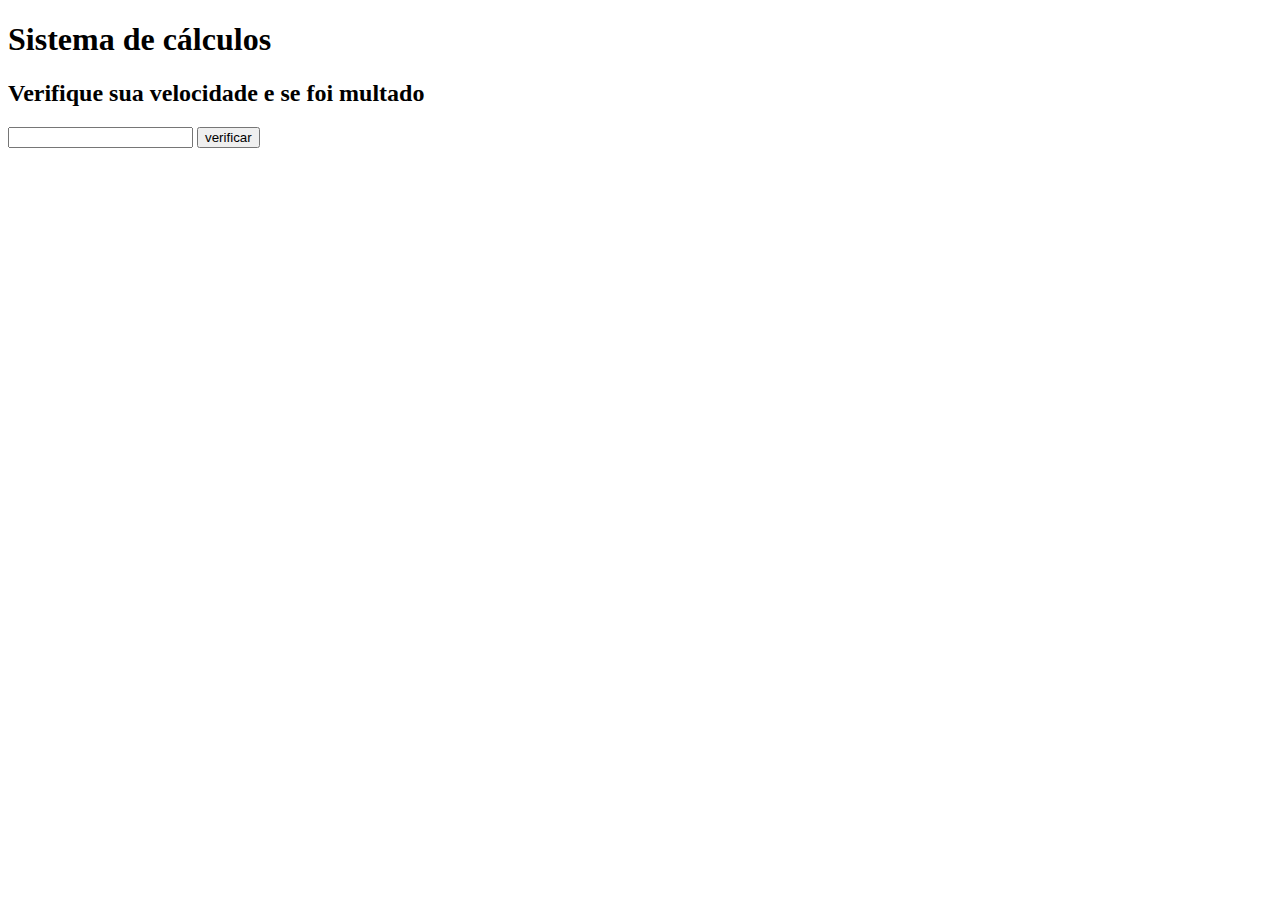
<file: pages/Untitled.html>
<!DOCTYPE html>
<html lang="pt-BR">
<head>
    <meta charset="UTF-8">
    <meta name="viewport" content="width=device-width, initial-scale=1.0">
    <title>Testes de JavaScript</title>
    <script>
    
    
        function calcular() 
        {
            var txtvel = document.getElementById('txtvel');
            var vel = Number(txtvel.value);
            while (vel<=0){ alert("digite uma velocidade válida,acima de 0km");return;}
            resultado.innerHTML += `Sua velocidade é de <strong>${vel} Km/h</strong>`;
            if (vel > 120) {
                resultado.innerHTML += '<p>Você foi <strong>multado</strong> por <strong>excesso</strong> de velocidade!</p>';
    
            }
            else{                
                
                if(vel<=40){ resultado.innerHTML += '<p>Você foi <strong>multado</strong>por estar<strong>abaixo</strong>da velocidade!</p>';}
                else
                {resultado.innerHTML += '<p>Você permaneceu no limite de velocidade. Use sempre o cinto de segurança!</p>';}
                }  
                        
        }

     
    </script>
    
</head>
<body>
  <!--  <div id="area">
    interaja...
    </div> -->

<h1>Sistema de cálculos</h1>
    
<div class="condiçoes">
    <h2>Verifique sua velocidade e se foi multado</h2>
</div>
<div>
    <input type="number" name="txtvel" id="txtvel">
    <input type="button" value="verificar" onclick="calcular()">
</div>
<div id="resultado"></div>
</body>
</html>
</file>
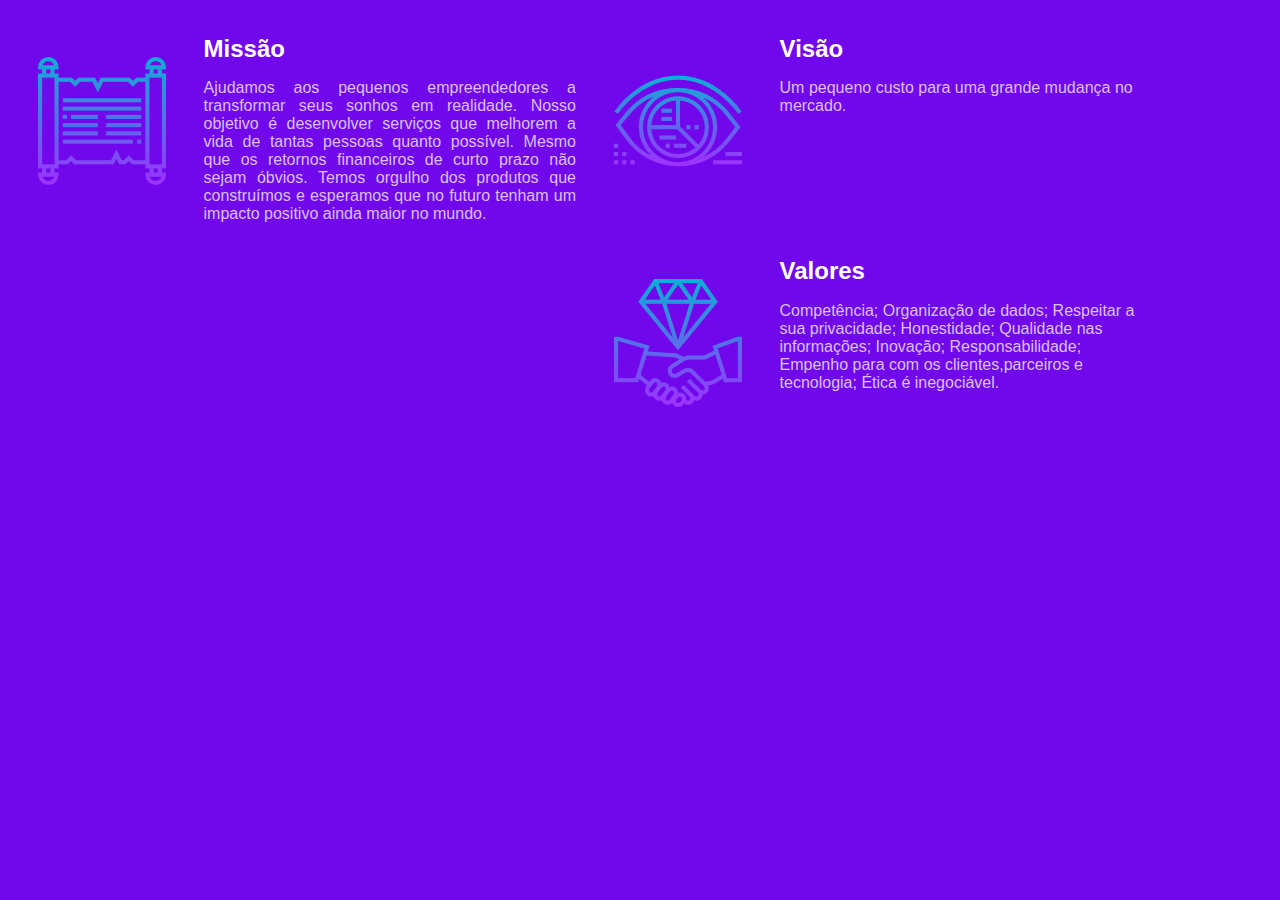
<file: pages/Valores.html>
<!DOCTYPE html>
<html lang="pt-br">
  <head>
    <meta charset="utf-8">
    <title>Misão Visão e Valores</title>
  </head>
  <body>
    <div id="secao-01" class="secao">
      <div style="position: relative;">
        <div class="#" style="text-align:left; width: 45%; float: left; padding-top: 0.5cm;font-size: 16px;text-align: justify;">
          <img src="p/pergaminho.png"style="height:auto; float:left; padding:1cm;">
          <h1 style="color:#fff; font-family:'Lucida Sans', 'Lucida Sans Regular', 'Lucida Grande', 'Lucida Sans Unicode', Geneva, Verdana, sans-serif;font-size: 24px;">
            Missão</h1>
            <p style="color: rgba(255, 255, 255, 0.753);font-family: 'Segoe UI', Tahoma, Geneva, Verdana, sans-serif;">
              Ajudamos aos pequenos empreendedores a transformar seus sonhos em realidade.
              Nosso objetivo é desenvolver serviços que melhorem a vida de tantas pessoas quanto possível.
              Mesmo que os retornos financeiros de curto prazo não sejam óbvios. Temos orgulho dos produtos que construímos e esperamos que no futuro tenham um impacto positivo ainda maior no mundo.
            </p>
        </div>
        <div class="#" style="text-align:left; width: 45%; float: left; padding-top: 0.5cm;font-size: 16px;">
          <img src="p/foco.png"style="height:auto; float:left; padding:1cm;">
          <h1 style="color:#fff; font-family:'Lucida Sans', 'Lucida Sans Regular', 'Lucida Grande', 'Lucida Sans Unicode', Geneva, Verdana, sans-serif;font-size: 24px;">
          Visão</h1>
            <p style="color: rgba(255, 255, 255, 0.753);font-family: 'Segoe UI', Tahoma, Geneva, Verdana, sans-serif;">
              Um pequeno custo para uma grande mudança no mercado.
            </p>
        </div>
        <div class="#" style="text-align:left; width: 45%; float: left; padding-top: 0.5cm;font-size: 16px;">
          <img src="p/premio.png"style="height:auto; float:left; padding:1cm;">
          <h1 style="color:#fff; font-family:'Lucida Sans', 'Lucida Sans Regular', 'Lucida Grande', 'Lucida Sans Unicode', Geneva, Verdana, sans-serif;font-size: 24px;">
            Valores</h1>
            <p style="color: rgba(255, 255, 255, 0.753);font-family: 'Segoe UI', Tahoma, Geneva, Verdana, sans-serif;">
               Competência; Organização de dados; Respeitar a sua privacidade; Honestidade; 
               Qualidade nas informações; Inovação; Responsabilidade; Empenho para com os clientes,parceiros e tecnologia; 
               Ética é inegociável.          
            </p>
        </div>             
    </div>      
  </body>
  <style>
    body {
      margin: 0;
      padding:0;
    }
    .secao {
      position: relative;
    }
    #secao-01 {
      background-color: #7108eb;
    }
    
    .icone-scroll {
      position: absolute;
      bottom: 3em;
      width: 50px;
      height: 50px;
      background-color: #1a1a1a;
      border-radius: 50%;
      left: 50%;
      margin-left: -25px;
      cursor: pointer;
    }
    .scroll {
      width: 15px;
      height: 15px;
      border-right: 2px solid #fff;
      border-bottom: 2px solid #fff;
      display: inline-block;
      position: relative;
    }
    .scroll-next {
      transform: rotate(45deg);
      margin: 14px 0 0 16.5px;
    }
    .scroll-top {
      transform: rotate(225deg);
      margin: 19px 0 0 17px;
    }
    .scroll-top + .scroll-top {
      top: -15px;
      margin-top: 0;
    }
  </style>
  <script src="Scroll1.js"></script>
  <script>
      var _AlturaDocumento = $(window).height(); //pega altura da janela

    function AlturaSecao() {
      $('.secao').height(_AlturaDocumento); //atribui o valor da variável a todas as divs com a classe secao
    }

    function ScrollSecao() {
      console.log('entrou');
      var body = $('html, body');
      if($(this).parent('.secao').is('#secao-01')) {
        //verifica se está na primeira seção e rola para a segunda
        body.animate({scrollTop: _AlturaDocumento}, '500');
      } else if ($(this).parent('.secao').is('#secao-02')) {
        //verifica se está na segunda seção e rola para a terceira
        body.animate({scrollTop: _AlturaDocumento*2}, '500');
      } else if ($(this).parent('.secao').is('#secao-03')) {
        //verifica se está na terceira seção e rola para a quarta
        body.animate({scrollTop: _AlturaDocumento*3}, '500');
      } else {
        //rola para o início da página
        body.animate({scrollTop: 0}, '800');
      }
    }

    $('.icone-scroll').click(ScrollSecao); //chama a função na ação de click no ícone

    $(AlturaSecao); //chama a nossa função só depois que o documento estiver completamente carregado
  </script>
  <!--.: André Felizardo - Página com Seção :-->
</html>
</file>
<file: assets/css/noscript.css>
/* Spotlights */

	.spotlights > section > .image:before {
		opacity: 0 !important;
	}

	.spotlights > section > .content > .inner {
		-moz-transform: none !important;
		-webkit-transform: none !important;
		-ms-transform: none !important;
		transform: none !important;
		opacity: 1 !important;
	}

/* Wrapper */

	.wrapper > .inner {
		opacity: 1 !important;
		-moz-transform: none !important;
		-webkit-transform: none !important;
		-ms-transform: none !important;
		transform: none !important;
	}

/* Sidebar */

	#sidebar > .inner {
		opacity: 1 !important;
	}

	#sidebar nav > ul > li {
		-moz-transform: none !important;
		-webkit-transform: none !important;
		-ms-transform: none !important;
		transform: none !important;
		opacity: 1 !important;
	}
</file>
<file: pages/bastardus/font.css>
@font-face {
	font-family: 'BASTARDUSSANS';
	src: url('./BASTARDUSSANS.eot');
	src: local('BASTARDUSSANS'), url('./BASTARDUSSANS.woff') format('woff'), url('./BASTARDUSSANS.ttf') format('truetype');
}
/* use this class to attach this font to any element i.e. <p class="fontsforweb_fontid_16866">Text with this font applied</p> */
.fonts {
	font-family: 'BASTARDUSSANS' !important;
}

/* Font downloaded from FontsForWeb.com */
</file>
<file: pages/assets/css/noscript.css>
/*
	Phantom by HTML5 UP
	html5up.net | @ajlkn
	Free for personal and commercial use under the CCA 3.0 license (html5up.net/license)
*/

/* Tiles */

	body.is-preload .tiles article {
		-moz-transform: none;
		-webkit-transform: none;
		-ms-transform: none;
		transform: none;
		opacity: 1;
	}
</file>
<file: assets/css/phi.css>
@import url(fontawesome-all.min.css);

/*
	Hyperspace by HTML5 UP
	html5up.net | @ajlkn
	Free for personal and commercial use under the CCA 3.0 license (html5up.net/license)
*/

html, body, div, span, applet, object,
iframe, h1, h2, h3, h4, h5, h6, p, blockquote,
pre, a, abbr, acronym, address, big, cite,
code, del, dfn, em, img, ins, kbd, q, s, samp,
small, strike, strong, sub, sup, tt, var, b,
u, i, center, dl, dt, dd, ol, ul, li, fieldset,
form, label, legend, table, caption, tbody,
tfoot, thead, tr, th, td, article, aside,
canvas, details, embed, figure, figcaption,
footer, header, hgroup, menu, nav, output, ruby,
section, summary, time, mark, audio, video {
	margin: 0;
	padding: 0;
	border: 0;
	font-size: 100%;
	font: inherit;
	vertical-align: baseline;}

article, aside, details, figcaption, figure,
footer, header, hgroup, menu, nav, section {
	display: block;}

body {
	line-height: 1;
}

ol, ul {
	list-style: none;
}

blockquote, q {
	quotes: none;
}

	blockquote:before, blockquote:after, q:before, q:after {
		content: '';
		content: none;
	}

table {
	border-collapse: collapse;
	border-spacing: 0;
}

body {
	-webkit-text-size-adjust: none;
}

mark {
	background-color: transparent;
	color: inherit;
}

input::-moz-focus-inner {
	border: 0;
	padding: 0;
}

input, select, textarea {
	-moz-appearance: none;
	-webkit-appearance: none;
	-ms-appearance: none;
	appearance: none;
}

/* Basic */

	@-ms-viewport {
		width: device-width;
	}

	body {
		-ms-overflow-style: scrollbar;
	}

	@media screen and (max-width: 480px) {

		html, body {
			min-width: 320px;
		}

	}

	html {
		box-sizing: border-box;
	}

	*, *:before, *:after {
		box-sizing: inherit;
	}

	body {
		background: #312450;
	}

		body.is-preload *, body.is-preload *:before, body.is-preload *:after {
			-moz-animation: none !important;
			-webkit-animation: none !important;
			-ms-animation: none !important;
			animation: none !important;
			-moz-transition: none !important;
			-webkit-transition: none !important;
			-ms-transition: none !important;
			transition: none !important;
		}

/* Type */

	body, input, select, textarea {
		color: rgba(255, 255, 255, 0.55);
		font-family: Arial, Helvetica, sans-serif;
		font-size: 16.5pt;
		font-weight: normal;
		line-height: 1.75;
	}

		@media screen and (max-width: 1680px) {

			body, input, select, textarea {
				font-size: 13pt;
			}

		}

		@media screen and (max-width: 1280px) {

			body, input, select, textarea {
				font-size: 12pt;
			}

		}

		@media screen and (max-width: 360px) {

			body, input, select, textarea {
				font-size: 11pt;
			}

		}

	a {
		-moz-transition: color 0.2s ease, border-bottom-color 0.2s ease;
		-webkit-transition: color 0.2s ease, border-bottom-color 0.2s ease;
		-ms-transition: color 0.2s ease, border-bottom-color 0.2s ease;
		transition: color 0.2s ease, border-bottom-color 0.2s ease;
		border-bottom: dotted 1px rgba(255, 255, 255, 0.35);
		color: inherit;
		text-decoration: none;
	}

		a:hover {
			border-bottom-color: transparent;
			color: #ffffff;
		}

	strong, b {
		color: #ffffff;
		font-weight: bold;
	}

	em, i {
		font-style: italic;
	}

	p {
		margin: 0 0 2em 0;
	}

	h1, h2, h3, h4, h5, h6 {
		color: #ffffff;
		font-weight: bold;
		line-height: 1.5;
		margin: 0 0 0.5em 0;
	}

		h1 a, h2 a, h3 a, h4 a, h5 a, h6 a {
			color: inherit;
			text-decoration: none;
		}

	h1 {
		font-size: 2.75em;
	}

		h1.major {
			margin: 0 0 1.3em 0;
			position: relative;
			padding-bottom: 0.35em;
		}

			h1.major:after {
				background-image: -moz-linear-gradient(to right, #5e42a6, #b74e91);
				background-image: -webkit-linear-gradient(to right, #5e42a6, #b74e91);
				background-image: -ms-linear-gradient(to right, #5e42a6, #b74e91);
				background-image: linear-gradient(to right, #5e42a6, #b74e91);
				-moz-transition: max-width 0.2s ease;
				-webkit-transition: max-width 0.2s ease;
				-ms-transition: max-width 0.2s ease;
				transition: max-width 0.2s ease;
				border-radius: 0.2em;
				bottom: 0;
				content: '';
				height: 0.05em;
				position: absolute;
				right: 0;
				width: 100%;
			}

	h2 {
		font-size: 1.75em;
	}

	h3 {
		font-size: 1.1em;
	}

	h4 {
		font-size: 1em;
	}

	h5 {
		font-size: 0.8em;
	}

	h6 {
		font-size: 0.6em;
	}

	@media screen and (max-width: 736px) {

		h1 {
			font-size: 2em;
		}

		h2 {
			font-size: 1.25em;
		}

		h3 {
			font-size: 1em;
		}

		h4 {
			font-size: 0.8em;
		}

		h5 {
			font-size: 0.6em;
		}

		h6 {
			font-size: 0.6em;
		}

	}

	sub {
		font-size: 0.8em;
		position: relative;
		top: 0.5em;
	}

	sup {
		font-size: 0.8em;
		position: relative;
		top: -0.5em;
	}

	blockquote {
		border-left: solid 4px rgba(255, 255, 255, 0.15);
		font-style: italic;
		margin: 0 0 2em 0;
		padding: 0.5em 0 0.5em 2em;
	}

	code {
		background: rgba(255, 255, 255, 0.05);
		border-radius: 0.25em;
		border: solid 1px rgba(255, 255, 255, 0.15);
		font-family: "Courier New", monospace;
		font-size: 0.9em;
		margin: 0 0.25em;
		padding: 0.25em 0.65em;
	}

	pre {
		-webkit-overflow-scrolling: touch;
		font-family: "Courier New", monospace;
		font-size: 0.9em;
		margin: 0 0 2em 0;
	}

		pre code {
			display: block;
			line-height: 1.75em;
			padding: 1em 1.5em;
			overflow-x: auto;
		}

	hr {
		border: 0;
		border-bottom: solid 1px rgba(255, 255, 255, 0.15);
		margin: 2em 0;
	}

		hr.major {
			margin: 3em 0;
		}

	.align-left {
		text-align: left;
	}

	.align-center {
		text-align: center;
	}

	.align-right {
		text-align: right;
	}

/* Row */

	.row {
		display: flex;
		flex-wrap: wrap;
		box-sizing: border-box;
		align-items: stretch;
	}

		.row > * {
			box-sizing: border-box;
		}

		.row.gtr-uniform > * > :last-child {
			margin-bottom: 0;
		}

		.row.aln-left {
			justify-content: flex-start;
		}

		.row.aln-center {
			justify-content: center;
		}

		.row.aln-right {
			justify-content: flex-end;
		}

		.row.aln-top {
			align-items: flex-start;
		}

		.row.aln-middle {
			align-items: center;
		}

		.row.aln-bottom {
			align-items: flex-end;
		}

		.row > .imp {
			order: -1;
		}

		.row > .col-1 {
			width: 8.33333%;
		}

		.row > .off-1 {
			margin-left: 8.33333%;
		}

		.row > .col-2 {
			width: 16.66667%;
		}

		.row > .off-2 {
			margin-left: 16.66667%;
		}

		.row > .col-3 {
			width: 25%;
		}

		.row > .off-3 {
			margin-left: 25%;
		}

		.row > .col-4 {
			width: 33.33333%;
		}

		.row > .off-4 {
			margin-left: 33.33333%;
		}

		.row > .col-5 {
			width: 41.66667%;
		}

		.row > .off-5 {
			margin-left: 41.66667%;
		}

		.row > .col-6 {
			width: 50%;
		}

		.row > .off-6 {
			margin-left: 50%;
		}

		.row > .col-7 {
			width: 58.33333%;
		}

		.row > .off-7 {
			margin-left: 58.33333%;
		}

		.row > .col-8 {
			width: 66.66667%;
		}

		.row > .off-8 {
			margin-left: 66.66667%;
		}

		.row > .col-9 {
			width: 75%;
		}

		.row > .off-9 {
			margin-left: 75%;
		}

		.row > .col-10 {
			width: 83.33333%;
		}

		.row > .off-10 {
			margin-left: 83.33333%;
		}

		.row > .col-11 {
			width: 91.66667%;
		}

		.row > .off-11 {
			margin-left: 91.66667%;
		}

		.row > .col-12 {
			width: 100%;
		}

		.row > .off-12 {
			margin-left: 100%;
		}

		.row.gtr-0 {
			margin-top: 0;
			margin-left: 0em;
		}

			.row.gtr-0 > * {
				padding: 0 0 0 0em;
			}

			.row.gtr-0.gtr-uniform {
				margin-top: 0em;
			}

				.row.gtr-0.gtr-uniform > * {
					padding-top: 0em;
				}

		.row.gtr-25 {
			margin-top: 0;
			margin-left: -0.375em;
		}

			.row.gtr-25 > * {
				padding: 0 0 0 0.375em;
			}

			.row.gtr-25.gtr-uniform {
				margin-top: -0.375em;
			}

				.row.gtr-25.gtr-uniform > * {
					padding-top: 0.375em;
				}

		.row.gtr-50 {
			margin-top: 0;
			margin-left: -0.75em;
		}

			.row.gtr-50 > * {
				padding: 0 0 0 0.75em;
			}

			.row.gtr-50.gtr-uniform {
				margin-top: -0.75em;
			}

				.row.gtr-50.gtr-uniform > * {
					padding-top: 0.75em;
				}

		.row {
			margin-top: 0;
			margin-left: -1.5em;
		}

			.row > * {
				padding: 0 0 0 1.5em;
			}

			.row.gtr-uniform {
				margin-top: -1.5em;
			}

				.row.gtr-uniform > * {
					padding-top: 1.5em;
				}

		.row.gtr-150 {
			margin-top: 0;
			margin-left: -2.25em;
		}

			.row.gtr-150 > * {
				padding: 0 0 0 2.25em;
			}

			.row.gtr-150.gtr-uniform {
				margin-top: -2.25em;
			}

				.row.gtr-150.gtr-uniform > * {
					padding-top: 2.25em;
				}

		.row.gtr-200 {
			margin-top: 0;
			margin-left: -3em;
		}

			.row.gtr-200 > * {
				padding: 0 0 0 3em;
			}

			.row.gtr-200.gtr-uniform {
				margin-top: -3em;
			}

				.row.gtr-200.gtr-uniform > * {
					padding-top: 3em;
				}

		@media screen and (max-width: 1680px) {

			.row {
				display: flex;
				flex-wrap: wrap;
				box-sizing: border-box;
				align-items: stretch;
			}

				.row > * {
					box-sizing: border-box;
				}

				.row.gtr-uniform > * > :last-child {
					margin-bottom: 0;
				}

				.row.aln-left {
					justify-content: flex-start;
				}

				.row.aln-center {
					justify-content: center;
				}

				.row.aln-right {
					justify-content: flex-end;
				}

				.row.aln-top {
					align-items: flex-start;
				}

				.row.aln-middle {
					align-items: center;
				}

				.row.aln-bottom {
					align-items: flex-end;
				}

				.row > .imp-xlarge {
					order: -1;
				}

				.row > .col-1-xlarge {
					width: 8.33333%;
				}

				.row > .off-1-xlarge {
					margin-left: 8.33333%;
				}

				.row > .col-2-xlarge {
					width: 16.66667%;
				}

				.row > .off-2-xlarge {
					margin-left: 16.66667%;
				}

				.row > .col-3-xlarge {
					width: 25%;
				}

				.row > .off-3-xlarge {
					margin-left: 25%;
				}

				.row > .col-4-xlarge {
					width: 33.33333%;
				}

				.row > .off-4-xlarge {
					margin-left: 33.33333%;
				}

				.row > .col-5-xlarge {
					width: 41.66667%;
				}

				.row > .off-5-xlarge {
					margin-left: 41.66667%;
				}

				.row > .col-6-xlarge {
					width: 50%;
				}

				.row > .off-6-xlarge {
					margin-left: 50%;
				}

				.row > .col-7-xlarge {
					width: 58.33333%;
				}

				.row > .off-7-xlarge {
					margin-left: 58.33333%;
				}

				.row > .col-8-xlarge {
					width: 66.66667%;
				}

				.row > .off-8-xlarge {
					margin-left: 66.66667%;
				}

				.row > .col-9-xlarge {
					width: 75%;
				}

				.row > .off-9-xlarge {
					margin-left: 75%;
				}

				.row > .col-10-xlarge {
					width: 83.33333%;
				}

				.row > .off-10-xlarge {
					margin-left: 83.33333%;
				}

				.row > .col-11-xlarge {
					width: 91.66667%;
				}

				.row > .off-11-xlarge {
					margin-left: 91.66667%;
				}

				.row > .col-12-xlarge {
					width: 100%;
				}

				.row > .off-12-xlarge {
					margin-left: 100%;
				}

				.row.gtr-0 {
					margin-top: 0;
					margin-left: 0em;
				}

					.row.gtr-0 > * {
						padding: 0 0 0 0em;
					}

					.row.gtr-0.gtr-uniform {
						margin-top: 0em;
					}

						.row.gtr-0.gtr-uniform > * {
							padding-top: 0em;
						}

				.row.gtr-25 {
					margin-top: 0;
					margin-left: -0.375em;
				}

					.row.gtr-25 > * {
						padding: 0 0 0 0.375em;
					}

					.row.gtr-25.gtr-uniform {
						margin-top: -0.375em;
					}

						.row.gtr-25.gtr-uniform > * {
							padding-top: 0.375em;
						}

				.row.gtr-50 {
					margin-top: 0;
					margin-left: -0.75em;
				}

					.row.gtr-50 > * {
						padding: 0 0 0 0.75em;
					}

					.row.gtr-50.gtr-uniform {
						margin-top: -0.75em;
					}

						.row.gtr-50.gtr-uniform > * {
							padding-top: 0.75em;
						}

				.row {
					margin-top: 0;
					margin-left: -1.5em;
				}

					.row > * {
						padding: 0 0 0 1.5em;
					}

					.row.gtr-uniform {
						margin-top: -1.5em;
					}

						.row.gtr-uniform > * {
							padding-top: 1.5em;
						}

				.row.gtr-150 {
					margin-top: 0;
					margin-left: -2.25em;
				}

					.row.gtr-150 > * {
						padding: 0 0 0 2.25em;
					}

					.row.gtr-150.gtr-uniform {
						margin-top: -2.25em;
					}

						.row.gtr-150.gtr-uniform > * {
							padding-top: 2.25em;
						}

				.row.gtr-200 {
					margin-top: 0;
					margin-left: -3em;
				}

					.row.gtr-200 > * {
						padding: 0 0 0 3em;
					}

					.row.gtr-200.gtr-uniform {
						margin-top: -3em;
					}

						.row.gtr-200.gtr-uniform > * {
							padding-top: 3em;
						}

		}

		@media screen and (max-width: 1280px) {

			.row {
				display: flex;
				flex-wrap: wrap;
				box-sizing: border-box;
				align-items: stretch;
			}

				.row > * {
					box-sizing: border-box;
				}

				.row.gtr-uniform > * > :last-child {
					margin-bottom: 0;
				}

				.row.aln-left {
					justify-content: flex-start;
				}

				.row.aln-center {
					justify-content: center;
				}

				.row.aln-right {
					justify-content: flex-end;
				}

				.row.aln-top {
					align-items: flex-start;
				}

				.row.aln-middle {
					align-items: center;
				}

				.row.aln-bottom {
					align-items: flex-end;
				}

				.row > .imp-large {
					order: -1;
				}

				.row > .col-1-large {
					width: 8.33333%;
				}

				.row > .off-1-large {
					margin-left: 8.33333%;
				}

				.row > .col-2-large {
					width: 16.66667%;
				}

				.row > .off-2-large {
					margin-left: 16.66667%;
				}

				.row > .col-3-large {
					width: 25%;
				}

				.row > .off-3-large {
					margin-left: 25%;
				}

				.row > .col-4-large {
					width: 33.33333%;
				}

				.row > .off-4-large {
					margin-left: 33.33333%;
				}

				.row > .col-5-large {
					width: 41.66667%;
				}

				.row > .off-5-large {
					margin-left: 41.66667%;
				}

				.row > .col-6-large {
					width: 50%;
				}

				.row > .off-6-large {
					margin-left: 50%;
				}

				.row > .col-7-large {
					width: 58.33333%;
				}

				.row > .off-7-large {
					margin-left: 58.33333%;
				}

				.row > .col-8-large {
					width: 66.66667%;
				}

				.row > .off-8-large {
					margin-left: 66.66667%;
				}

				.row > .col-9-large {
					width: 75%;
				}

				.row > .off-9-large {
					margin-left: 75%;
				}

				.row > .col-10-large {
					width: 83.33333%;
				}

				.row > .off-10-large {
					margin-left: 83.33333%;
				}

				.row > .col-11-large {
					width: 91.66667%;
				}

				.row > .off-11-large {
					margin-left: 91.66667%;
				}

				.row > .col-12-large {
					width: 100%;
				}

				.row > .off-12-large {
					margin-left: 100%;
				}

				.row.gtr-0 {
					margin-top: 0;
					margin-left: 0em;
				}

					.row.gtr-0 > * {
						padding: 0 0 0 0em;
					}

					.row.gtr-0.gtr-uniform {
						margin-top: 0em;
					}

						.row.gtr-0.gtr-uniform > * {
							padding-top: 0em;
						}

				.row.gtr-25 {
					margin-top: 0;
					margin-left: -0.375em;
				}

					.row.gtr-25 > * {
						padding: 0 0 0 0.375em;
					}

					.row.gtr-25.gtr-uniform {
						margin-top: -0.375em;
					}

						.row.gtr-25.gtr-uniform > * {
							padding-top: 0.375em;
						}

				.row.gtr-50 {
					margin-top: 0;
					margin-left: -0.75em;
				}

					.row.gtr-50 > * {
						padding: 0 0 0 0.75em;
					}

					.row.gtr-50.gtr-uniform {
						margin-top: -0.75em;
					}

						.row.gtr-50.gtr-uniform > * {
							padding-top: 0.75em;
						}

				.row {
					margin-top: 0;
					margin-left: -1.5em;
				}

					.row > * {
						padding: 0 0 0 1.5em;
					}

					.row.gtr-uniform {
						margin-top: -1.5em;
					}

						.row.gtr-uniform > * {
							padding-top: 1.5em;
						}

				.row.gtr-150 {
					margin-top: 0;
					margin-left: -2.25em;
				}

					.row.gtr-150 > * {
						padding: 0 0 0 2.25em;
					}

					.row.gtr-150.gtr-uniform {
						margin-top: -2.25em;
					}

						.row.gtr-150.gtr-uniform > * {
							padding-top: 2.25em;
						}

				.row.gtr-200 {
					margin-top: 0;
					margin-left: -3em;
				}

					.row.gtr-200 > * {
						padding: 0 0 0 3em;
					}

					.row.gtr-200.gtr-uniform {
						margin-top: -3em;
					}

						.row.gtr-200.gtr-uniform > * {
							padding-top: 3em;
						}

		}

		@media screen and (max-width: 980px) {

			.row {
				display: flex;
				flex-wrap: wrap;
				box-sizing: border-box;
				align-items: stretch;
			}

				.row > * {
					box-sizing: border-box;
				}

				.row.gtr-uniform > * > :last-child {
					margin-bottom: 0;
				}

				.row.aln-left {
					justify-content: flex-start;
				}

				.row.aln-center {
					justify-content: center;
				}

				.row.aln-right {
					justify-content: flex-end;
				}

				.row.aln-top {
					align-items: flex-start;
				}

				.row.aln-middle {
					align-items: center;
				}

				.row.aln-bottom {
					align-items: flex-end;
				}

				.row > .imp-medium {
					order: -1;
				}

				.row > .col-1-medium {
					width: 8.33333%;
				}

				.row > .off-1-medium {
					margin-left: 8.33333%;
				}

				.row > .col-2-medium {
					width: 16.66667%;
				}

				.row > .off-2-medium {
					margin-left: 16.66667%;
				}

				.row > .col-3-medium {
					width: 25%;
				}

				.row > .off-3-medium {
					margin-left: 25%;
				}

				.row > .col-4-medium {
					width: 33.33333%;
				}

				.row > .off-4-medium {
					margin-left: 33.33333%;
				}

				.row > .col-5-medium {
					width: 41.66667%;
				}

				.row > .off-5-medium {
					margin-left: 41.66667%;
				}

				.row > .col-6-medium {
					width: 50%;
				}

				.row > .off-6-medium {
					margin-left: 50%;
				}

				.row > .col-7-medium {
					width: 58.33333%;
				}

				.row > .off-7-medium {
					margin-left: 58.33333%;
				}

				.row > .col-8-medium {
					width: 66.66667%;
				}

				.row > .off-8-medium {
					margin-left: 66.66667%;
				}

				.row > .col-9-medium {
					width: 75%;
				}

				.row > .off-9-medium {
					margin-left: 75%;
				}

				.row > .col-10-medium {
					width: 83.33333%;
				}

				.row > .off-10-medium {
					margin-left: 83.33333%;
				}

				.row > .col-11-medium {
					width: 91.66667%;
				}

				.row > .off-11-medium {
					margin-left: 91.66667%;
				}

				.row > .col-12-medium {
					width: 100%;
				}

				.row > .off-12-medium {
					margin-left: 100%;
				}

				.row.gtr-0 {
					margin-top: 0;
					margin-left: 0em;
				}

					.row.gtr-0 > * {
						padding: 0 0 0 0em;
					}

					.row.gtr-0.gtr-uniform {
						margin-top: 0em;
					}

						.row.gtr-0.gtr-uniform > * {
							padding-top: 0em;
						}

				.row.gtr-25 {
					margin-top: 0;
					margin-left: -0.375em;
				}

					.row.gtr-25 > * {
						padding: 0 0 0 0.375em;
					}

					.row.gtr-25.gtr-uniform {
						margin-top: -0.375em;
					}

						.row.gtr-25.gtr-uniform > * {
							padding-top: 0.375em;
						}

				.row.gtr-50 {
					margin-top: 0;
					margin-left: -0.75em;
				}

					.row.gtr-50 > * {
						padding: 0 0 0 0.75em;
					}

					.row.gtr-50.gtr-uniform {
						margin-top: -0.75em;
					}

						.row.gtr-50.gtr-uniform > * {
							padding-top: 0.75em;
						}

				.row {
					margin-top: 0;
					margin-left: -1.5em;
				}

					.row > * {
						padding: 0 0 0 1.5em;
					}

					.row.gtr-uniform {
						margin-top: -1.5em;
					}

						.row.gtr-uniform > * {
							padding-top: 1.5em;
						}

				.row.gtr-150 {
					margin-top: 0;
					margin-left: -2.25em;
				}

					.row.gtr-150 > * {
						padding: 0 0 0 2.25em;
					}

					.row.gtr-150.gtr-uniform {
						margin-top: -2.25em;
					}

						.row.gtr-150.gtr-uniform > * {
							padding-top: 2.25em;
						}

				.row.gtr-200 {
					margin-top: 0;
					margin-left: -3em;
				}

					.row.gtr-200 > * {
						padding: 0 0 0 3em;
					}

					.row.gtr-200.gtr-uniform {
						margin-top: -3em;
					}

						.row.gtr-200.gtr-uniform > * {
							padding-top: 3em;
						}

		}

		@media screen and (max-width: 736px) {

			.row {
				display: flex;
				flex-wrap: wrap;
				box-sizing: border-box;
				align-items: stretch;
			}

				.row > * {
					box-sizing: border-box;
				}

				.row.gtr-uniform > * > :last-child {
					margin-bottom: 0;
				}

				.row.aln-left {
					justify-content: flex-start;
				}

				.row.aln-center {
					justify-content: center;
				}

				.row.aln-right {
					justify-content: flex-end;
				}

				.row.aln-top {
					align-items: flex-start;
				}

				.row.aln-middle {
					align-items: center;
				}

				.row.aln-bottom {
					align-items: flex-end;
				}

				.row > .imp-small {
					order: -1;
				}

				.row > .col-1-small {
					width: 8.33333%;
				}

				.row > .off-1-small {
					margin-left: 8.33333%;
				}

				.row > .col-2-small {
					width: 16.66667%;
				}

				.row > .off-2-small {
					margin-left: 16.66667%;
				}

				.row > .col-3-small {
					width: 25%;
				}

				.row > .off-3-small {
					margin-left: 25%;
				}

				.row > .col-4-small {
					width: 33.33333%;
				}

				.row > .off-4-small {
					margin-left: 33.33333%;
				}

				.row > .col-5-small {
					width: 41.66667%;
				}

				.row > .off-5-small {
					margin-left: 41.66667%;
				}

				.row > .col-6-small {
					width: 50%;
				}

				.row > .off-6-small {
					margin-left: 50%;
				}

				.row > .col-7-small {
					width: 58.33333%;
				}

				.row > .off-7-small {
					margin-left: 58.33333%;
				}

				.row > .col-8-small {
					width: 66.66667%;
				}

				.row > .off-8-small {
					margin-left: 66.66667%;
				}

				.row > .col-9-small {
					width: 75%;
				}

				.row > .off-9-small {
					margin-left: 75%;
				}

				.row > .col-10-small {
					width: 83.33333%;
				}

				.row > .off-10-small {
					margin-left: 83.33333%;
				}

				.row > .col-11-small {
					width: 91.66667%;
				}

				.row > .off-11-small {
					margin-left: 91.66667%;
				}

				.row > .col-12-small {
					width: 100%;
				}

				.row > .off-12-small {
					margin-left: 100%;
				}

				.row.gtr-0 {
					margin-top: 0;
					margin-left: 0em;
				}

					.row.gtr-0 > * {
						padding: 0 0 0 0em;
					}

					.row.gtr-0.gtr-uniform {
						margin-top: 0em;
					}

						.row.gtr-0.gtr-uniform > * {
							padding-top: 0em;
						}

				.row.gtr-25 {
					margin-top: 0;
					margin-left: -0.375em;
				}

					.row.gtr-25 > * {
						padding: 0 0 0 0.375em;
					}

					.row.gtr-25.gtr-uniform {
						margin-top: -0.375em;
					}

						.row.gtr-25.gtr-uniform > * {
							padding-top: 0.375em;
						}

				.row.gtr-50 {
					margin-top: 0;
					margin-left: -0.75em;
				}

					.row.gtr-50 > * {
						padding: 0 0 0 0.75em;
					}

					.row.gtr-50.gtr-uniform {
						margin-top: -0.75em;
					}

						.row.gtr-50.gtr-uniform > * {
							padding-top: 0.75em;
						}

				.row {
					margin-top: 0;
					margin-left: -1.5em;
				}

					.row > * {
						padding: 0 0 0 1.5em;
					}

					.row.gtr-uniform {
						margin-top: -1.5em;
					}

						.row.gtr-uniform > * {
							padding-top: 1.5em;
						}

				.row.gtr-150 {
					margin-top: 0;
					margin-left: -2.25em;
				}

					.row.gtr-150 > * {
						padding: 0 0 0 2.25em;
					}

					.row.gtr-150.gtr-uniform {
						margin-top: -2.25em;
					}

						.row.gtr-150.gtr-uniform > * {
							padding-top: 2.25em;
						}

				.row.gtr-200 {
					margin-top: 0;
					margin-left: -3em;
				}

					.row.gtr-200 > * {
						padding: 0 0 0 3em;
					}

					.row.gtr-200.gtr-uniform {
						margin-top: -3em;
					}

						.row.gtr-200.gtr-uniform > * {
							padding-top: 3em;
						}

		}

		@media screen and (max-width: 480px) {

			.row {
				display: flex;
				flex-wrap: wrap;
				box-sizing: border-box;
				align-items: stretch;
			}

				.row > * {
					box-sizing: border-box;
				}

				.row.gtr-uniform > * > :last-child {
					margin-bottom: 0;
				}

				.row.aln-left {
					justify-content: flex-start;
				}

				.row.aln-center {
					justify-content: center;
				}

				.row.aln-right {
					justify-content: flex-end;
				}

				.row.aln-top {
					align-items: flex-start;
				}

				.row.aln-middle {
					align-items: center;
				}

				.row.aln-bottom {
					align-items: flex-end;
				}

				.row > .imp-xsmall {
					order: -1;
				}

				.row > .col-1-xsmall {
					width: 8.33333%;
				}

				.row > .off-1-xsmall {
					margin-left: 8.33333%;
				}

				.row > .col-2-xsmall {
					width: 16.66667%;
				}

				.row > .off-2-xsmall {
					margin-left: 16.66667%;
				}

				.row > .col-3-xsmall {
					width: 25%;
				}

				.row > .off-3-xsmall {
					margin-left: 25%;
				}

				.row > .col-4-xsmall {
					width: 33.33333%;
				}

				.row > .off-4-xsmall {
					margin-left: 33.33333%;
				}

				.row > .col-5-xsmall {
					width: 41.66667%;
				}

				.row > .off-5-xsmall {
					margin-left: 41.66667%;
				}

				.row > .col-6-xsmall {
					width: 50%;
				}

				.row > .off-6-xsmall {
					margin-left: 50%;
				}

				.row > .col-7-xsmall {
					width: 58.33333%;
				}

				.row > .off-7-xsmall {
					margin-left: 58.33333%;
				}

				.row > .col-8-xsmall {
					width: 66.66667%;
				}

				.row > .off-8-xsmall {
					margin-left: 66.66667%;
				}

				.row > .col-9-xsmall {
					width: 75%;
				}

				.row > .off-9-xsmall {
					margin-left: 75%;
				}

				.row > .col-10-xsmall {
					width: 83.33333%;
				}

				.row > .off-10-xsmall {
					margin-left: 83.33333%;
				}

				.row > .col-11-xsmall {
					width: 91.66667%;
				}

				.row > .off-11-xsmall {
					margin-left: 91.66667%;
				}

				.row > .col-12-xsmall {
					width: 100%;
				}

				.row > .off-12-xsmall {
					margin-left: 100%;
				}

				.row.gtr-0 {
					margin-top: 0;
					margin-left: 0em;
				}

					.row.gtr-0 > * {
						padding: 0 0 0 0em;
					}

					.row.gtr-0.gtr-uniform {
						margin-top: 0em;
					}

						.row.gtr-0.gtr-uniform > * {
							padding-top: 0em;
						}

				.row.gtr-25 {
					margin-top: 0;
					margin-left: -0.375em;
				}

					.row.gtr-25 > * {
						padding: 0 0 0 0.375em;
					}

					.row.gtr-25.gtr-uniform {
						margin-top: -0.375em;
					}

						.row.gtr-25.gtr-uniform > * {
							padding-top: 0.375em;
						}

				.row.gtr-50 {
					margin-top: 0;
					margin-left: -0.75em;
				}

					.row.gtr-50 > * {
						padding: 0 0 0 0.75em;
					}

					.row.gtr-50.gtr-uniform {
						margin-top: -0.75em;
					}

						.row.gtr-50.gtr-uniform > * {
							padding-top: 0.75em;
						}

				.row {
					margin-top: 0;
					margin-left: -1.5em;
				}

					.row > * {
						padding: 0 0 0 1.5em;
					}

					.row.gtr-uniform {
						margin-top: -1.5em;
					}

						.row.gtr-uniform > * {
							padding-top: 1.5em;
						}

				.row.gtr-150 {
					margin-top: 0;
					margin-left: -2.25em;
				}

					.row.gtr-150 > * {
						padding: 0 0 0 2.25em;
					}

					.row.gtr-150.gtr-uniform {
						margin-top: -2.25em;
					}

						.row.gtr-150.gtr-uniform > * {
							padding-top: 2.25em;
						}

				.row.gtr-200 {
					margin-top: 0;
					margin-left: -3em;
				}

					.row.gtr-200 > * {
						padding: 0 0 0 3em;
					}

					.row.gtr-200.gtr-uniform {
						margin-top: -3em;
					}

						.row.gtr-200.gtr-uniform > * {
							padding-top: 3em;
						}

		}

/* Box */

	.box {
		border-radius: 0.25em;
		border: solid 1px rgba(255, 255, 255, 0.15);
		margin-bottom: 2em;
		padding: 1.5em;
	}

		.box > :last-child,
		.box > :last-child > :last-child,
		.box > :last-child > :last-child > :last-child {
			margin-bottom: 0;
		}

		.box.alt {
			border: 0;
			border-radius: 0;
			padding: 0;
		}

/* Button */

	input[type="submit"],
	input[type="reset"],
	input[type="button"],
	button,
	.button {
		-moz-appearance: none;
		-webkit-appearance: none;
		-ms-appearance: none;
		appearance: none;
		-moz-transition: border-color 0.2s ease;
		-webkit-transition: border-color 0.2s ease;
		-ms-transition: border-color 0.2s ease;
		transition: border-color 0.2s ease;
		background-color: transparent;
		border: solid 1px !important;
		border-color: rgba(255, 255, 255, 0.15) !important;
		border-radius: 3em;
		color: #ffffff !important;
		cursor: pointer;
		display: inline-block;
		font-size: 0.6em;
		font-weight: bold;
		height: calc(4.75em + 2px);
		letter-spacing: 0.25em;
		line-height: 4.75em;
		outline: 0;
		padding: 0 3.75em;
		position: relative;
		text-align: center;
		text-decoration: none;
		text-transform: uppercase;
		white-space: nowrap;
	}

		input[type="submit"]:after,
		input[type="reset"]:after,
		input[type="button"]:after,
		button:after,
		.button:after {
			-moz-transform: scale(0.25);
			-webkit-transform: scale(0.25);
			-ms-transform: scale(0.25);
			transform: scale(0.25);
			pointer-events: none;
			-moz-transition: opacity 0.2s ease, -moz-transform 0.2s ease;
			-webkit-transition: opacity 0.2s ease, -webkit-transform 0.2s ease;
			-ms-transition: opacity 0.2s ease, -ms-transform 0.2s ease;
			transition: opacity 0.2s ease, transform 0.2s ease;
			background: #ffffff;
			border-radius: 3em;
			content: '';
			height: 100%;
			left: 0;
			opacity: 0;
			position: absolute;
			top: 0;
			width: 100%;
		}

		input[type="submit"].icon:before,
		input[type="reset"].icon:before,
		input[type="button"].icon:before,
		button.icon:before,
		.button.icon:before {
			margin-right: 0.75em;
		}

		input[type="submit"].fit,
		input[type="reset"].fit,
		input[type="button"].fit,
		button.fit,
		.button.fit {
			width: 100%;
		}

		input[type="submit"].small,
		input[type="reset"].small,
		input[type="button"].small,
		button.small,
		.button.small {
			font-size: 0.4em;
		}

		input[type="submit"].large,
		input[type="reset"].large,
		input[type="button"].large,
		button.large,
		.button.large {
			font-size: 0.8em;
		}

		input[type="submit"].primary,
		input[type="reset"].primary,
		input[type="button"].primary,
		button.primary,
		.button.primary {
			background-color: #ffffff;
			color: #312450 !important;
		}

			input[type="submit"].primary:after,
			input[type="reset"].primary:after,
			input[type="button"].primary:after,
			button.primary:after,
			.button.primary:after {
				display: none;
			}

		input[type="submit"].disabled, input[type="submit"]:disabled,
		input[type="reset"].disabled,
		input[type="reset"]:disabled,
		input[type="button"].disabled,
		input[type="button"]:disabled,
		button.disabled,
		button:disabled,
		.button.disabled,
		.button:disabled {
			cursor: default;
			opacity: 0.5;
			pointer-events: none;
		}

		input[type="submit"]:hover,
		input[type="reset"]:hover,
		input[type="button"]:hover,
		button:hover,
		.button:hover {
			border-color: rgba(255, 255, 255, 0.55) !important;
		}

			input[type="submit"]:hover:after,
			input[type="reset"]:hover:after,
			input[type="button"]:hover:after,
			button:hover:after,
			.button:hover:after {
				opacity: 0.05;
				-moz-transform: scale(1);
				-webkit-transform: scale(1);
				-ms-transform: scale(1);
				transform: scale(1);
			}

			input[type="submit"]:hover:active,
			input[type="reset"]:hover:active,
			input[type="button"]:hover:active,
			button:hover:active,
			.button:hover:active {
				border-color: #ffffff !important;
			}

				input[type="submit"]:hover:active:after,
				input[type="reset"]:hover:active:after,
				input[type="button"]:hover:active:after,
				button:hover:active:after,
				.button:hover:active:after {
					opacity: 0.1;
				}

/* Features */

	.features {
		display: -moz-flex;
		display: -webkit-flex;
		display: -ms-flex;
		display: flex;
		-moz-flex-wrap: wrap;
		-webkit-flex-wrap: wrap;
		-ms-flex-wrap: wrap;
		flex-wrap: wrap;
		border-radius: 0.25em;
		border: solid 1px rgba(255, 255, 255, 0.15);
		background: rgba(255, 255, 255, 0.05);
		margin: 0 0 2em 0;
	}

		.features section {
			padding: 3.5em 3em 1em 7em ;
			width: 50%;
			border-top: solid 1px rgba(255, 255, 255, 0.15);
			position: relative;
		}

			.features section:nth-child(-n + 2) {
				border-top-width: 0;
			}

			.features section:nth-child(2n) {
				border-left: solid 1px rgba(255, 255, 255, 0.15);
			}

			.features section .icon {
				-moz-transition: opacity 0.5s ease, -moz-transform 0.5s ease;
				-webkit-transition: opacity 0.5s ease, -webkit-transform 0.5s ease;
				-ms-transition: opacity 0.5s ease, -ms-transform 0.5s ease;
				transition: opacity 0.5s ease, transform 0.5s ease;
				-moz-transition-delay: 1s;
				-webkit-transition-delay: 1s;
				-ms-transition-delay: 1s;
				transition-delay: 1s;
				-moz-transform: scale(1);
				-webkit-transform: scale(1);
				-ms-transform: scale(1);
				transform: scale(1);
				position: absolute;
				left: 3em;
				top: 3em;
				opacity: 1;
			}

			.features section:nth-child(1) .icon {
				-moz-transition-delay: 0.15s;
				-webkit-transition-delay: 0.15s;
				-ms-transition-delay: 0.15s;
				transition-delay: 0.15s;
			}

			.features section:nth-child(2) .icon {
				-moz-transition-delay: 0.3s;
				-webkit-transition-delay: 0.3s;
				-ms-transition-delay: 0.3s;
				transition-delay: 0.3s;
			}

			.features section:nth-child(3) .icon {
				-moz-transition-delay: 0.45s;
				-webkit-transition-delay: 0.45s;
				-ms-transition-delay: 0.45s;
				transition-delay: 0.45s;
			}

			.features section:nth-child(4) .icon {
				-moz-transition-delay: 0.6s;
				-webkit-transition-delay: 0.6s;
				-ms-transition-delay: 0.6s;
				transition-delay: 0.6s;
			}

			.features section:nth-child(5) .icon {
				-moz-transition-delay: 0.75s;
				-webkit-transition-delay: 0.75s;
				-ms-transition-delay: 0.75s;
				transition-delay: 0.75s;
			}

			.features section:nth-child(6) .icon {
				-moz-transition-delay: 0.9s;
				-webkit-transition-delay: 0.9s;
				-ms-transition-delay: 0.9s;
				transition-delay: 0.9s;
			}

			.features section:nth-child(7) .icon {
				-moz-transition-delay: 1.05s;
				-webkit-transition-delay: 1.05s;
				-ms-transition-delay: 1.05s;
				transition-delay: 1.05s;
			}

			.features section:nth-child(8) .icon {
				-moz-transition-delay: 1.2s;
				-webkit-transition-delay: 1.2s;
				-ms-transition-delay: 1.2s;
				transition-delay: 1.2s;
			}

			.features section:nth-child(9) .icon {
				-moz-transition-delay: 1.35s;
				-webkit-transition-delay: 1.35s;
				-ms-transition-delay: 1.35s;
				transition-delay: 1.35s;
			}

			.features section:nth-child(10) .icon {
				-moz-transition-delay: 1.5s;
				-webkit-transition-delay: 1.5s;
				-ms-transition-delay: 1.5s;
				transition-delay: 1.5s;
			}

			.features section:nth-child(11) .icon {
				-moz-transition-delay: 1.65s;
				-webkit-transition-delay: 1.65s;
				-ms-transition-delay: 1.65s;
				transition-delay: 1.65s;
			}

			.features section:nth-child(12) .icon {
				-moz-transition-delay: 1.8s;
				-webkit-transition-delay: 1.8s;
				-ms-transition-delay: 1.8s;
				transition-delay: 1.8s;
			}

			.features section:nth-child(13) .icon {
				-moz-transition-delay: 1.95s;
				-webkit-transition-delay: 1.95s;
				-ms-transition-delay: 1.95s;
				transition-delay: 1.95s;
			}

			.features section:nth-child(14) .icon {
				-moz-transition-delay: 2.1s;
				-webkit-transition-delay: 2.1s;
				-ms-transition-delay: 2.1s;
				transition-delay: 2.1s;
			}

			.features section:nth-child(15) .icon {
				-moz-transition-delay: 2.25s;
				-webkit-transition-delay: 2.25s;
				-ms-transition-delay: 2.25s;
				transition-delay: 2.25s;
			}

			.features section:nth-child(16) .icon {
				-moz-transition-delay: 2.4s;
				-webkit-transition-delay: 2.4s;
				-ms-transition-delay: 2.4s;
				transition-delay: 2.4s;
			}

			.features section:nth-child(17) .icon {
				-moz-transition-delay: 2.55s;
				-webkit-transition-delay: 2.55s;
				-ms-transition-delay: 2.55s;
				transition-delay: 2.55s;
			}

			.features section:nth-child(18) .icon {
				-moz-transition-delay: 2.7s;
				-webkit-transition-delay: 2.7s;
				-ms-transition-delay: 2.7s;
				transition-delay: 2.7s;
			}

			.features section:nth-child(19) .icon {
				-moz-transition-delay: 2.85s;
				-webkit-transition-delay: 2.85s;
				-ms-transition-delay: 2.85s;
				transition-delay: 2.85s;
			}

			.features section:nth-child(20) .icon {
				-moz-transition-delay: 3s;
				-webkit-transition-delay: 3s;
				-ms-transition-delay: 3s;
				transition-delay: 3s;
			}

		.features.inactive section .icon {
			-moz-transform: scale(0.5);
			-webkit-transform: scale(0.5);
			-ms-transform: scale(0.5);
			transform: scale(0.5);
			opacity: 0;
		}

		@media screen and (max-width: 980px) {

			.features {
				display: block;
			}

				.features section {
					border-top-width: 1px !important;
					border-left-width: 0 !important;
					width: 100%;
				}

					.features section:first-child {
						border-top-width: 0 !important;
					}

		}

		@media screen and (max-width: 736px) {

			.features section {
				padding: 2.5em 1.5em 0.1em 5.5em ;
			}

				.features section .icon {
					left: 1.5em;
					top: 2em;
				}

		}

		@media screen and (max-width: 480px) {

			.features section {
				padding: 2em 1.5em 0.1em 1.5em ;
			}

				.features section .icon {
					left: 0;
					position: relative;
					top: 0;
				}

		}

/* Form */

	form {
		margin: 0 0 2em 0;
	}

		form > :last-child {
			margin-bottom: 0;
		}

		form > .fields {
			display: -moz-flex;
			display: -webkit-flex;
			display: -ms-flex;
			display: flex;
			-moz-flex-wrap: wrap;
			-webkit-flex-wrap: wrap;
			-ms-flex-wrap: wrap;
			flex-wrap: wrap;
			width: calc(100% + 3em);
			margin: -1.5em 0 2em -1.5em;
		}

			form > .fields > .field {
				-moz-flex-grow: 0;
				-webkit-flex-grow: 0;
				-ms-flex-grow: 0;
				flex-grow: 0;
				-moz-flex-shrink: 0;
				-webkit-flex-shrink: 0;
				-ms-flex-shrink: 0;
				flex-shrink: 0;
				padding: 1.5em 0 0 1.5em;
				width: calc(100% - 1.5em);
			}

				form > .fields > .field.half {
					width: calc(50% - 0.75em);
				}

				form > .fields > .field.third {
					width: calc(100%/3 - 0.5em);
				}

				form > .fields > .field.quarter {
					width: calc(25% - 0.375em);
				}

		@media screen and (max-width: 480px) {

			form > .fields {
				width: calc(100% + 3em);
				margin: -1.5em 0 2em -1.5em;
			}

				form > .fields > .field {
					padding: 1.5em 0 0 1.5em;
					width: calc(100% - 1.5em);
				}

					form > .fields > .field.half {
						width: calc(100% - 1.5em);
					}

					form > .fields > .field.third {
						width: calc(100% - 1.5em);
					}

					form > .fields > .field.quarter {
						width: calc(100% - 1.5em);
					}

		}

	label {
		color: #ffffff;
		font-weight: bold;
		line-height: 1.5;
		margin: 0 0 0.7em 0;
		display: block;
		font-size: 1.1em;
	}

	input[type="text"],
	input[type="password"],
	input[type="email"],
	input[type="tel"],
	select,
	textarea {
		-moz-appearance: none;
		-webkit-appearance: none;
		-ms-appearance: none;
		appearance: none;
		background: rgba(255, 255, 255, 0.05);
		border-radius: 0.25em;
		border: none;
		border: solid 1px rgba(255, 255, 255, 0.15);
		color: inherit;
		display: block;
		outline: 0;
		padding: 0 1em;
		text-decoration: none;
		width: 100%;
	}

		input[type="text"]:invalid,
		input[type="password"]:invalid,
		input[type="email"]:invalid,
		input[type="tel"]:invalid,
		select:invalid,
		textarea:invalid {
			box-shadow: none;
		}

		input[type="text"]:focus,
		input[type="password"]:focus,
		input[type="email"]:focus,
		input[type="tel"]:focus,
		select:focus,
		textarea:focus {
			border-color: #ffffff;
			box-shadow: 0 0 0 1px #ffffff;
		}

	select {
		background-image: url("data:image/svg+xml;charset=utf8,%3Csvg xmlns='http://www.w3.org/2000/svg' width='40' height='40' preserveAspectRatio='none' viewBox='0 0 40 40'%3E%3Cpath d='M9.4,12.3l10.4,10.4l10.4-10.4c0.2-0.2,0.5-0.4,0.9-0.4c0.3,0,0.6,0.1,0.9,0.4l3.3,3.3c0.2,0.2,0.4,0.5,0.4,0.9 c0,0.4-0.1,0.6-0.4,0.9L20.7,31.9c-0.2,0.2-0.5,0.4-0.9,0.4c-0.3,0-0.6-0.1-0.9-0.4L4.3,17.3c-0.2-0.2-0.4-0.5-0.4-0.9 c0-0.4,0.1-0.6,0.4-0.9l3.3-3.3c0.2-0.2,0.5-0.4,0.9-0.4S9.1,12.1,9.4,12.3z' fill='rgba(255, 255, 255, 0.15)' /%3E%3C/svg%3E");
		background-size: 1.25rem;
		background-repeat: no-repeat;
		background-position: calc(100% - 1rem) center;
		height: 2.75em;
		padding-right: 2.75em;
		text-overflow: ellipsis;
	}

		select option {
			color: #ffffff;
			background: #312450;
		}

		select:focus::-ms-value {
			background-color: transparent;
		}

		select::-ms-expand {
			display: none;
		}

	input[type="text"],
	input[type="password"],
	input[type="email"],
	select {
		height: 2.75em;
	}

	textarea {
		padding: 0.75em 1em;
	}

		body.is-ie textarea {
			min-height: 10em;
		}

	input[type="checkbox"],
	input[type="radio"] {
		-moz-appearance: none;
		-webkit-appearance: none;
		-ms-appearance: none;
		appearance: none;
		display: block;
		float: left;
		margin-right: -2em;
		opacity: 0;
		width: 1em;
		z-index: -1;
	}

		input[type="checkbox"] + label,
		input[type="radio"] + label {
			text-decoration: none;
			color: rgba(255, 255, 255, 0.55);
			cursor: pointer;
			display: inline-block;
			font-size: 1em;
			font-weight: normal;
			padding-left: 2.4em;
			padding-right: 0.75em;
			position: relative;
		}

			input[type="checkbox"] + label:before,
			input[type="radio"] + label:before {
				-moz-osx-font-smoothing: grayscale;
				-webkit-font-smoothing: antialiased;
				display: inline-block;
				font-style: normal;
				font-variant: normal;
				text-rendering: auto;
				line-height: 1;
				text-transform: none !important;
				font-family: 'Font Awesome 5 Free';
				font-weight: 900;
			}

			input[type="checkbox"] + label:before,
			input[type="radio"] + label:before {
				background: rgba(255, 255, 255, 0.05);
				border-radius: 0.25em;
				border: solid 1px rgba(255, 255, 255, 0.15);
				content: '';
				display: inline-block;
				font-size: 0.8em;
				height: 2.0625em;
				left: 0;
				line-height: 2.0625em;
				position: absolute;
				text-align: center;
				top: 0;
				width: 2.0625em;
			}

		input[type="checkbox"]:checked + label:before,
		input[type="radio"]:checked + label:before {
			background: #ffffff;
			border-color: #ffffff;
			color: #b74e91;
			content: '\f00c';
		}

		input[type="checkbox"]:focus + label:before,
		input[type="radio"]:focus + label:before {
			border-color: #ffffff;
			box-shadow: 0 0 0 1px #ffffff;
		}

	input[type="checkbox"] + label:before {
		border-radius: 0.25em;
	}

	input[type="radio"] + label:before {
		border-radius: 100%;
	}

	::-webkit-input-placeholder {
		color: rgba(255, 255, 255, 0.35) !important;
		opacity: 1.0;
	}

	:-moz-placeholder {
		color: rgba(255, 255, 255, 0.35) !important;
		opacity: 1.0;
	}

	::-moz-placeholder {
		color: rgba(255, 255, 255, 0.35) !important;
		opacity: 1.0;
	}

	:-ms-input-placeholder {
		color: rgba(255, 255, 255, 0.35) !important;
		opacity: 1.0;
	}

/* Icon */

	.icon {
		text-decoration: none;
		border-bottom: none;
		position: relative;
	}

		.icon:before {
			-moz-osx-font-smoothing: grayscale;
			-webkit-font-smoothing: antialiased;
			display: inline-block;
			font-style: normal;
			font-variant: normal;
			text-rendering: auto;
			line-height: 1;
			text-transform: none !important;
			font-family: 'Font Awesome 5 Free';
			font-weight: 400;
		}

		.icon > .label {
			display: none;
		}

		.icon:before {
			line-height: inherit;
		}

		.icon.solid:before {
			font-weight: 900;
		}

		.icon.brands:before {
			font-family: 'Font Awesome 5 Brands';
		}

		.icon.major {
			width: 2.5em;
			height: 2.5em;
			display: block;
			background: #ffffff;
			border-radius: 100%;
			color: #312450;
			text-align: center;
			line-height: 2.5em;
			margin: 0 0 1.3em 0;
		}

			.icon.major:before {
				font-size: 1.25em;
			}

				.wrapper.style1 .icon.major:before {
					color: black;
				}

				.wrapper.style1-alt .icon.major:before {
					color: #1a1a1a;
				}

				.wrapper.style2 .icon.major:before {
					color: red;
				}

				.wrapper.style2-alt .icon.major:before {
					color: #1a1a1a;
				}

				.wrapper.style3 .icon.major:before {
					color: #b74e91;
				}

				.wrapper.style3-alt .icon.major:before {
					color: #953d75;
				}

/* Image */

	.image {
		border-radius: 0.25em;
		border: 0;
		display: inline-block;
		position: relative;
	}

		.image img {
			border-radius: 0.25em;
			display: block;
		}

		.image.left, .image.right {
			max-width: 40%;
		}

			.image.left img, .image.right img {
				width: 100%;
			}

		.image.left {
			float: left;
			margin: 0 1.5em 1em 0;
			top: 0.25em;
		}

		.image.right {
			float: right;
			margin: 0 0 1em 1.5em;
			top: 0.25em;
		}

		.image.fit {
			display: block;
			margin: 0 0 2em 0;
			width: 100%;
		}

			.image.fit img {
				width: 100%;
			}

		.image.main {
			display: block;
			margin: 0 0 3em 0;
			width: 100%;
		}

			.image.main img {
				width: 100%;
			}

/* List */

	ol {
		list-style: decimal;
		margin: 0 0 2em 0;
		padding-left: 1.25em;
	}

		ol li {
			padding-left: 0.25em;
		}

	ul {
		list-style: disc;
		margin: 0 0 2em 0;
		padding-left: 1em;
	}

		ul li {
			padding-left: 0.5em;
		}

		ul.alt {
			list-style: none;
			padding-left: 0;
		}

			ul.alt li {
				border-top: solid 1px rgba(255, 255, 255, 0.15);
				padding: 0.5em 0;
			}

				ul.alt li:first-child {
					border-top: 0;
					padding-top: 0;
				}

	dl {
		margin: 0 0 2em 0;
	}

		dl dt {
			display: block;
			font-weight: bold;
			margin: 0 0 1em 0;
		}

		dl dd {
			margin-left: 2em;
		}

/* Actions */

	ul.actions {
		display: -moz-flex;
		display: -webkit-flex;
		display: -ms-flex;
		display: flex;
		cursor: default;
		list-style: none;
		margin-left: -1em;
		padding-left: 0;
	}

		ul.actions li {
			padding: 0 0 0 1em;
			vertical-align: middle;
		}

		ul.actions.special {
			-moz-justify-content: center;
			-webkit-justify-content: center;
			-ms-justify-content: center;
			justify-content: center;
			width: 100%;
			margin-left: 0;
		}

			ul.actions.special li:first-child {
				padding-left: 0;
			}

		ul.actions.stacked {
			-moz-flex-direction: column;
			-webkit-flex-direction: column;
			-ms-flex-direction: column;
			flex-direction: column;
			margin-left: 0;
		}

			ul.actions.stacked li {
				padding: 1.3em 0 0 0;
			}

				ul.actions.stacked li:first-child {
					padding-top: 0;
				}

		ul.actions.fit {
			width: calc(100% + 1em);
		}

			ul.actions.fit li {
				-moz-flex-grow: 1;
				-webkit-flex-grow: 1;
				-ms-flex-grow: 1;
				flex-grow: 1;
				-moz-flex-shrink: 1;
				-webkit-flex-shrink: 1;
				-ms-flex-shrink: 1;
				flex-shrink: 1;
				width: 100%;
			}

				ul.actions.fit li > * {
					width: 100%;
				}

			ul.actions.fit.stacked {
				width: 100%;
			}

		@media screen and (max-width: 480px) {

			ul.actions:not(.fixed) {
				-moz-flex-direction: column;
				-webkit-flex-direction: column;
				-ms-flex-direction: column;
				flex-direction: column;
				margin-left: 0;
				width: 100% !important;
			}

				ul.actions:not(.fixed) li {
					-moz-flex-grow: 1;
					-webkit-flex-grow: 1;
					-ms-flex-grow: 1;
					flex-grow: 1;
					-moz-flex-shrink: 1;
					-webkit-flex-shrink: 1;
					-ms-flex-shrink: 1;
					flex-shrink: 1;
					padding: 1em 0 0 0;
					text-align: center;
					width: 100%;
				}

					ul.actions:not(.fixed) li > * {
						width: 100%;
					}

					ul.actions:not(.fixed) li:first-child {
						padding-top: 0;
					}

					ul.actions:not(.fixed) li input[type="submit"],
					ul.actions:not(.fixed) li input[type="reset"],
					ul.actions:not(.fixed) li input[type="button"],
					ul.actions:not(.fixed) li button,
					ul.actions:not(.fixed) li .button {
						width: 100%;
					}

						ul.actions:not(.fixed) li input[type="submit"].icon:before,
						ul.actions:not(.fixed) li input[type="reset"].icon:before,
						ul.actions:not(.fixed) li input[type="button"].icon:before,
						ul.actions:not(.fixed) li button.icon:before,
						ul.actions:not(.fixed) li .button.icon:before {
							margin-left: -0.5rem;
						}

		}

/* Contact */

	ul.contact {
		list-style: none;
		padding: 0;
	}

		ul.contact > li {
			padding: 0;
			margin: 1.5em 0 0 0;
		}

			ul.contact > li:first-child {
				margin-top: 0;
			}

/* Icons */

	ul.icons {
		cursor: default;
		list-style: none;
		padding-left: 0;
	}

		ul.icons li {
			display: inline-block;
			padding: 0 0.75em 0 0;
		}

			ul.icons li:last-child {
				padding-right: 0;
			}

			ul.icons li > a, ul.icons li > span {
				border: 0;
			}

				ul.icons li > a .label, ul.icons li > span .label {
					display: none;
				}

/* Menu */

	ul.menu {
		list-style: none;
		padding: 0;
	}

		ul.menu > li {
			border-left: solid 1px rgba(255, 255, 255, 0.15);
			display: inline-block;
			line-height: 1;
			margin-left: 1.5em;
			padding: 0 0 0 1.5em;
		}

			ul.menu > li:first-child {
				border-left: 0;
				margin: 0;
				padding-left: 0;
			}

		@media screen and (max-width: 480px) {

			ul.menu > li {
				border-left: 0;
				display: block;
				line-height: inherit;
				margin: 0.5em 0 0 0;
				padding-left: 0;
			}

		}

/* Section/Article */

	section.special, article.special {
		text-align: center;
	}

	header p {
		color: rgba(255, 255, 255, 0.35);
		position: relative;
		margin: 0 0 1.5em 0;
	}

	header h2 + p {
		font-size: 1.25em;
		margin-top: -1em;
		line-height: 1.5em;
	}

	header h3 + p {
		font-size: 1.1em;
		margin-top: -0.8em;
		line-height: 1.5em;
	}

	header h4 + p,
	header h5 + p,
	header h6 + p {
		font-size: 0.9em;
		margin-top: -0.6em;
		line-height: 1.5em;
	}

/* Split */

	.split {
		display: -moz-flex;
		display: -webkit-flex;
		display: -ms-flex;
		display: flex;
	}

		.split > * {
			width: calc(50% - 2.5em);
		}

		.split > :nth-child(2n - 1) {
			padding-right: 2.5em;
			border-right: solid 1px rgba(255, 255, 255, 0.15);
		}

		.split > :nth-child(2n) {
			padding-left: 2.5em;
		}

		.split.style1 > :nth-child(2n - 1) {
			width: calc(66.66666% - 2.5em);
		}

		.split.style1 > :nth-child(2n) {
			width: calc(33.33333% - 2.5em);
		}

		@media screen and (max-width: 1680px) {

			.split > * {
				width: calc(50% - 2em);
			}

			.split > :nth-child(2n - 1) {
				padding-right: 2em;
			}

			.split > :nth-child(2n) {
				padding-left: 2em;
			}

			.split.style1 > :nth-child(2n - 1) {
				width: calc(66.66666% - 2em);
			}

			.split.style1 > :nth-child(2n) {
				width: calc(33.33333% - 2em);
			}

		}

		@media screen and (max-width: 980px) {

			.split {
				display: block;
			}

				.split > * {
					border-top: solid 1px rgba(255, 255, 255, 0.15);
					margin: 4em 0 0 0;
					padding: 4em 0 0 0;
					width: 100% !important;
				}

				.split > :nth-child(2n - 1) {
					border-right: 0;
					padding-right: 0;
				}

				.split > :nth-child(2n) {
					padding-left: 0;
				}

				.split > :first-child {
					border-top: 0;
					margin-top: 0;
					padding-top: 0;
				}

		}

		@media screen and (max-width: 736px) {

			.split > * {
				margin: 3em 0 0 0;
				padding: 3em 0 0 0;
			}

		}

/* Spotlights */

	.spotlights > section {
		display: -moz-flex;
		display: -webkit-flex;
		display: -ms-flex;
		display: flex;
		-moz-flex-direction: row;
		-webkit-flex-direction: row;
		-ms-flex-direction: row;
		flex-direction: row;
		min-height: 22.5em;
	}

		body.is-ie .spotlights > section {
			min-height: 0;
		}

		.spotlights > section > .image {
			background-position: center center;
			background-size: cover;
			border-radius: 0;
			display: block;
			position: relative;
			width: 25em;
		}

			.spotlights > section > .image img {
				border-radius: 0;
				display: block;
			}

			.spotlights > section > .image:before {
				-moz-transition: opacity 1s ease;
				-webkit-transition: opacity 1s ease;
				-ms-transition: opacity 1s ease;
				transition: opacity 1s ease;
				background: rgba(49, 36, 80, 0.9);
				content: '';
				display: block;
				height: 100%;
				left: 0;
				opacity: 0;
				position: absolute;
				top: 0;
				width: 100%;
			}

		.spotlights > section > .content {
			padding: 4em 5em 2em 5em ;
			display: -moz-flex;
			display: -webkit-flex;
			display: -ms-flex;
			display: flex;
			-moz-flex-direction: column;
			-webkit-flex-direction: column;
			-ms-flex-direction: column;
			flex-direction: column;
			-moz-justify-content: center;
			-webkit-justify-content: center;
			-ms-justify-content: center;
			justify-content: center;
			width: 50em;
			-ms-flex: 1;
		}

			.spotlights > section > .content > .inner {
				-moz-transform: translateX(0) translateY(0);
				-webkit-transform: translateX(0) translateY(0);
				-ms-transform: translateX(0) translateY(0);
				transform: translateX(0) translateY(0);
				-moz-transition: opacity 1s ease, -moz-transform 1s ease;
				-webkit-transition: opacity 1s ease, -webkit-transform 1s ease;
				-ms-transition: opacity 1s ease, -ms-transform 1s ease;
				transition: opacity 1s ease, transform 1s ease;
				opacity: 1;
			}

		.spotlights > section:nth-child(2) {
			background-color: rgba(0, 0, 0, 0.05);
		}

		.spotlights > section:nth-child(3) {
			background-color: rgba(0, 0, 0, 0.1);
		}

		.spotlights > section.inactive > .image:before,
		body.is-preload .spotlights > section > .image:before {
			opacity: 1;
		}

		.spotlights > section.inactive > .content > .inner,
		body.is-preload .spotlights > section > .content > .inner {
			-moz-transform: translateX(-1em);
			-webkit-transform: translateX(-1em);
			-ms-transform: translateX(-1em);
			transform: translateX(-1em);
			opacity: 0;
		}

		@media screen and (max-width: 1680px) {

			.spotlights > section > .content {
				padding: 4em 4em 2em 4em ;
			}

		}

		@media screen and (max-width: 980px) {

			.spotlights > section {
				display: block;
			}

				.spotlights > section > .image {
					width: 100%;
					height: 50vh;
				}

				.spotlights > section > .content {
					width: 100%;
				}

				.spotlights > section.inactive > .content > .inner,
				body.is-preload .spotlights > section > .content > .inner {
					-moz-transform: translateY(1em);
					-webkit-transform: translateY(1em);
					-ms-transform: translateY(1em);
					transform: translateY(1em);
				}

		}

		@media screen and (max-width: 736px) {

			.spotlights > section > .image {
				height: 50vh;
				min-height: 15em;
			}

			.spotlights > section > .content {
				padding: 3em 2em 1em 2em ;
			}

		}

/* Table */

	.table-wrapper {
		-webkit-overflow-scrolling: touch;
		overflow-x: auto;
	}

	table {
		margin: 0 0 2em 0;
		width: 100%;
	}

		table tbody tr {
			border: solid 1px rgba(255, 255, 255, 0.15);
			border-left: 0;
			border-right: 0;
		}

			table tbody tr:nth-child(2n + 1) {
				background-color: rgba(255, 255, 255, 0.05);
			}

		table td {
			padding: 0.75em 0.75em;
		}

		table th {
			color: #ffffff;
			font-size: 1em;
			font-weight: bold;
			padding: 0 0.75em 0.75em 0.75em;
			text-align: left;
		}

		table thead {
			border-bottom: solid 2px rgba(255, 255, 255, 0.15);
		}

		table tfoot {
			border-top: solid 2px rgba(255, 255, 255, 0.15);
		}

		table.alt {
			border-collapse: separate;
		}

			table.alt tbody tr td {
				border: solid 1px rgba(255, 255, 255, 0.15);
				border-left-width: 0;
				border-top-width: 0;
			}

				table.alt tbody tr td:first-child {
					border-left-width: 1px;
				}

			table.alt tbody tr:first-child td {
				border-top-width: 1px;
			}

			table.alt thead {
				border-bottom: 0;
			}

			table.alt tfoot {
				border-top: 0;
			}

/* Wrapper */

	.wrapper {
		position: relative;
	}

		.wrapper > .inner {
			padding: 5em 5em 3em 5em ;
			max-width: 100%;
			width: 75em;
		}

			@media screen and (max-width: 1680px) {

				.wrapper > .inner {
					padding: 4em 4em 2em 4em ;
				}

			}

			@media screen and (max-width: 1280px) {

				.wrapper > .inner {
					width: 100%;
				}

			}

			@media screen and (max-width: 736px) {

				.wrapper > .inner {
					padding: 3em 2em 1em 2em ;
				}

			}

		.wrapper.alt {
			background-color: #261c3e;
		}

		.wrapper.style1 {
			background-color: #2e0441ab;
		}

		.wrapper.style1-alt {
			background-color: #1a1a1a;
		}

		.wrapper.style2 {
			background-color: rgba(15, 5, 73, 0.459);
		}

		.wrapper.style2-alt {
			background-color: rgba(15, 5, 73, 0.459);
		}

		.wrapper.style3 {
			background-color: rgba(15, 5, 73, 0.459);
		}

		.wrapper.style3-alt {
			background-color: rgba(15, 5, 73, 0.459);
		}

		.wrapper.fullscreen {
			display: -moz-flex;
			display: -webkit-flex;
			display: -ms-flex;
			display: flex;
			-moz-flex-direction: column;
			-webkit-flex-direction: column;
			-ms-flex-direction: column;
			flex-direction: column;
			-moz-justify-content: center;
			-webkit-justify-content: center;
			-ms-justify-content: center;
			justify-content: center;
			min-height: 100vh;
		}

			body.is-ie .wrapper.fullscreen {
				height: 100vh;
			}

			@media screen and (max-width: 1280px) {

				.wrapper.fullscreen {
					min-height: calc(100vh - 2.5em);
				}

					body.is-ie .wrapper.fullscreen {
						height: calc(100vh - 2.5em);
					}

			}

			@media screen and (max-width: 736px) {

				.wrapper.fullscreen {
					padding: 2em 0;
					min-height: 0;
				}

					body.is-ie .wrapper.fullscreen {
						height: auto;
					}

			}

		.wrapper.fade-up > .inner {
			-moz-transform: translateY(0);
			-webkit-transform: translateY(0);
			-ms-transform: translateY(0);
			transform: translateY(0);
			-moz-transition: opacity 1s ease, -moz-transform 1s ease;
			-webkit-transition: opacity 1s ease, -webkit-transform 1s ease;
			-ms-transition: opacity 1s ease, -ms-transform 1s ease;
			transition: opacity 1s ease, transform 1s ease;
			opacity: 1.0;
		}

		.wrapper.fade-up.inactive > .inner,
		body.is-preload .wrapper.fade-up > .inner {
			opacity: 0;
			-moz-transform: translateY(1em);
			-webkit-transform: translateY(1em);
			-ms-transform: translateY(1em);
			transform: translateY(1em);
		}

		.wrapper.fade-down > .inner {
			-moz-transform: translateY(0);
			-webkit-transform: translateY(0);
			-ms-transform: translateY(0);
			transform: translateY(0);
			-moz-transition: opacity 1s ease, -moz-transform 1s ease;
			-webkit-transition: opacity 1s ease, -webkit-transform 1s ease;
			-ms-transition: opacity 1s ease, -ms-transform 1s ease;
			transition: opacity 1s ease, transform 1s ease;
			opacity: 1.0;
		}

		.wrapper.fade-down.inactive > .inner,
		body.is-preload .wrapper.fade-down > .inner {
			opacity: 0;
			-moz-transform: translateY(-1em);
			-webkit-transform: translateY(-1em);
			-ms-transform: translateY(-1em);
			transform: translateY(-1em);
		}

		.wrapper.fade > .inner {
			-moz-transition: opacity 1s ease;
			-webkit-transition: opacity 1s ease;
			-ms-transition: opacity 1s ease;
			transition: opacity 1s ease;
			opacity: 1.0;
		}

		.wrapper.fade.inactive > .inner,
		body.is-preload .wrapper.fade > .inner {
			opacity: 0;
		}

/* Header */

	#header {
		display: -moz-flex;
		display: -webkit-flex;
		display: -ms-flex;
		display: flex;
		background-color: #5e42a6;
		cursor: default;
		padding: 1.75em 2em;
	}

		#header > .title {
			border: 0;
			color: #ffffff;
			display: block;
			font-size: 1.25em;
			font-weight: bold;
		}

		#header > nav {
			-moz-flex: 1;
			-webkit-flex: 1;
			-ms-flex: 1;
			flex: 1;
			text-align: right;
		}

			#header > nav > ul {
				margin: 0;
				padding: 0;
			}

				#header > nav > ul > li {
					display: inline-block;
					margin-left: 1.75em;
					padding: 0;
					vertical-align: middle;
				}

					#header > nav > ul > li:first-child {
						margin-left: 0;
					}

					#header > nav > ul > li a {
						border: 0;
						color: rgba(255, 255, 255, 0.35);
						display: inline-block;
						font-size: 0.6em;
						font-weight: bold;
						letter-spacing: 0.25em;
						text-transform: uppercase;
					}

						#header > nav > ul > li a:hover {
							color: rgba(255, 255, 255, 0.55);
						}

						#header > nav > ul > li a.active {
							color: #ffffff;
						}

		@media screen and (max-width: 736px) {

			#header {
				padding: 1em 2em;
			}

		}

		@media screen and (max-width: 480px) {

			#header {
				display: block;
				padding: 0 2em;
				text-align: left;
			}

				#header .title {
					font-size: 1.25em;
					padding: 1em 0;
				}

				#header > nav {
					border-top: solid 1px rgba(255, 255, 255, 0.15);
					text-align: inherit;
				}

					#header > nav > ul > li {
						margin-left: 1.5em;
					}

						#header > nav > ul > li a {
							height: 6em;
							line-height: 6em;
						}

		}

/* Wrapper (main) */

	#sidebar + #wrapper {
		margin-left: 18em;
	}

		@media screen and (max-width: 1280px) {

			#sidebar + #wrapper {
				margin-left: 0;
				padding-top: 3.5em;
			}

		}

		@media screen and (max-width: 736px) {

			#sidebar + #wrapper {
				padding-top: 0;
			}

		}

	#header + #wrapper > .wrapper > .inner {
		margin: 0 auto;
	}

/* Footer */

	#sidebar + #wrapper + #footer {
		margin-left: 18em;
	}

		@media screen and (max-width: 1280px) {

			#sidebar + #wrapper + #footer {
				margin-left: 0;
			}

		}

	#footer > .inner a {
		border-bottom-color: rgba(255, 255, 255, 0.15);
	}

		#footer > .inner a:hover {
			border-bottom-color: transparent;
		}

	#footer > .inner .menu {
		font-size: 0.8em;
		color: rgba(255, 255, 255, 0.15);
	}

	#header + #wrapper + #footer > .inner {
		margin: 0 auto;
	}

/* Sidebar */

	#sidebar {
		padding: 2.5em 2.5em 0.5em 2.5em ;
		background: #1a1a1a;
		cursor: default;
		height: 100vh;
		left: 0;
		overflow-x: hidden;
		overflow-y: auto;
		position: fixed;
		text-align: right;
		top: 0;
		width: 18em;
		z-index: 10000;
	}

		#sidebar > .inner {
			display: -moz-flex;
			display: -webkit-flex;
			display: -ms-flex;
			display: flex;
			-moz-flex-direction: column;
			-webkit-flex-direction: column;
			-ms-flex-direction: column;
			flex-direction: column;
			-moz-justify-content: center;
			-webkit-justify-content: center;
			-ms-justify-content: center;
			justify-content: center;
			-moz-transform: translateY(0);
			-webkit-transform: translateY(0);
			-ms-transform: translateY(0);
			transform: translateY(0);
			-moz-transition: opacity 1s ease;
			-webkit-transition: opacity 1s ease;
			-ms-transition: opacity 1s ease;
			transition: opacity 1s ease;
			min-height: 100%;
			opacity: 1;
			width: 100%;
		}

			body.is-ie #sidebar > .inner {
				height: 100%;
			}

		#sidebar nav > ul {
			list-style:none;
			padding: 0;
		}

			#sidebar nav > ul > li {
				-moz-transform: translateY(0);
				-webkit-transform: translateY(0);
				-ms-transform: translateY(0);
				transform: translateY(0);
				-moz-transition: opacity 0.15s ease, -moz-transform 0.75s ease;
				-webkit-transition: opacity 0.15s ease, -webkit-transform 0.75s ease;
				-ms-transition: opacity 0.15s ease, -ms-transform 0.75s ease;
				transition: opacity 0.15s ease, transform 0.75s ease;
				margin: 1.5em 0 0 0;
				opacity: 1;
				padding: 0;
				position: relative;
			}

				#sidebar nav > ul > li:first-child {
					margin: 0;
				}

				#sidebar nav > ul > li:nth-child(1) {
					-moz-transition-delay: 0.45s;
					-webkit-transition-delay: 0.45s;
					-ms-transition-delay: 0.45s;
					transition-delay: 0.45s;
				}

				#sidebar nav > ul > li:nth-child(2) {
					-moz-transition-delay: 0.65s;
					-webkit-transition-delay: 0.65s;
					-ms-transition-delay: 0.65s;
					transition-delay: 0.65s;
				}

				#sidebar nav > ul > li:nth-child(3) {
					-moz-transition-delay: 0.85s;
					-webkit-transition-delay: 0.85s;
					-ms-transition-delay: 0.85s;
					transition-delay: 0.85s;
				}

				#sidebar nav > ul > li:nth-child(4) {
					-moz-transition-delay: 1.05s;
					-webkit-transition-delay: 1.05s;
					-ms-transition-delay: 1.05s;
					transition-delay: 1.05s;
				}

				#sidebar nav > ul > li:nth-child(5) {
					-moz-transition-delay: 1.25s;
					-webkit-transition-delay: 1.25s;
					-ms-transition-delay: 1.25s;
					transition-delay: 1.25s;
				}

				#sidebar nav > ul > li:nth-child(6) {
					-moz-transition-delay: 1.45s;
					-webkit-transition-delay: 1.45s;
					-ms-transition-delay: 1.45s;
					transition-delay: 1.45s;
				}

				#sidebar nav > ul > li:nth-child(7) {
					-moz-transition-delay: 1.65s;
					-webkit-transition-delay: 1.65s;
					-ms-transition-delay: 1.65s;
					transition-delay: 1.65s;
				}

				#sidebar nav > ul > li:nth-child(8) {
					-moz-transition-delay: 1.85s;
					-webkit-transition-delay: 1.85s;
					-ms-transition-delay: 1.85s;
					transition-delay: 1.85s;
				}

				#sidebar nav > ul > li:nth-child(9) {
					-moz-transition-delay: 2.05s;
					-webkit-transition-delay: 2.05s;
					-ms-transition-delay: 2.05s;
					transition-delay: 2.05s;
				}

				#sidebar nav > ul > li:nth-child(10) {
					-moz-transition-delay: 2.25s;
					-webkit-transition-delay: 2.25s;
					-ms-transition-delay: 2.25s;
					transition-delay: 2.25s;
				}

				#sidebar nav > ul > li:nth-child(11) {
					-moz-transition-delay: 2.45s;
					-webkit-transition-delay: 2.45s;
					-ms-transition-delay: 2.45s;
					transition-delay: 2.45s;
				}

				#sidebar nav > ul > li:nth-child(12) {
					-moz-transition-delay: 2.65s;
					-webkit-transition-delay: 2.65s;
					-ms-transition-delay: 2.65s;
					transition-delay: 2.65s;
				}

				#sidebar nav > ul > li:nth-child(13) {
					-moz-transition-delay: 2.85s;
					-webkit-transition-delay: 2.85s;
					-ms-transition-delay: 2.85s;
					transition-delay: 2.85s;
				}

				#sidebar nav > ul > li:nth-child(14) {
					-moz-transition-delay: 3.05s;
					-webkit-transition-delay: 3.05s;
					-ms-transition-delay: 3.05s;
					transition-delay: 3.05s;
				}

				#sidebar nav > ul > li:nth-child(15) {
					-moz-transition-delay: 3.25s;
					-webkit-transition-delay: 3.25s;
					-ms-transition-delay: 3.25s;
					transition-delay: 3.25s;
				}

				#sidebar nav > ul > li:nth-child(16) {
					-moz-transition-delay: 3.45s;
					-webkit-transition-delay: 3.45s;
					-ms-transition-delay: 3.45s;
					transition-delay: 3.45s;
				}

				#sidebar nav > ul > li:nth-child(17) {
					-moz-transition-delay: 3.65s;
					-webkit-transition-delay: 3.65s;
					-ms-transition-delay: 3.65s;
					transition-delay: 3.65s;
				}

				#sidebar nav > ul > li:nth-child(18) {
					-moz-transition-delay: 3.85s;
					-webkit-transition-delay: 3.85s;
					-ms-transition-delay: 3.85s;
					transition-delay: 3.85s;
				}

				#sidebar nav > ul > li:nth-child(19) {
					-moz-transition-delay: 4.05s;
					-webkit-transition-delay: 4.05s;
					-ms-transition-delay: 4.05s;
					transition-delay: 4.05s;
				}

				#sidebar nav > ul > li:nth-child(20) {
					-moz-transition-delay: 4.25s;
					-webkit-transition-delay: 4.25s;
					-ms-transition-delay: 4.25s;
					transition-delay: 4.25s;
				}

		#sidebar nav a {
			-moz-transition: color 0.2s ease;
			-webkit-transition: color 0.2s ease;
			-ms-transition: color 0.2s ease;
			transition: color 0.2s ease;
			border: 0;
			color: rgba(255, 255, 255, 0.35);
			display: block;
			font-size: 0.6em;
			font-weight: bold;
			letter-spacing: 0.25em;
			line-height: 1.75;
			outline: 0;
			padding: 1.35em 0;
			position: relative;
			text-decoration: none;
			text-transform: uppercase;
		}

			#sidebar nav a:before, #sidebar nav a:after {
				border-radius: 0.2em;
				bottom: 0;
				content: '';
				height: 0.2em;
				position: absolute;
				right: 0;
				width: 100%;
			}

			#sidebar nav a:before {
				background: #13037077;
			}

			#sidebar nav a:after {
				background-image: -moz-linear-gradient(to right, #13037077, #4f0496d7);
				background-image: -webkit-linear-gradient(to right, #13037077, #4f0496d7);
				background-image: -ms-linear-gradient(to right, #13037077, #4f0496d7);
				background-image: linear-gradient(to right, #13037077, #4f0496d7);
				-moz-transition: max-width 0.2s ease;
				-webkit-transition: max-width 0.2s ease;
				-ms-transition: max-width 0.2s ease;
				transition: max-width 0.2s ease;
				max-width: 0;
			}

			#sidebar nav a:hover {
				color: rgba(255, 255, 255, 0.55);
			}

			#sidebar nav a.active {
				color: #ffffff;
			}

				#sidebar nav a.active:after {
					max-width: 100%;
				}

		body.is-preload #sidebar > .inner {
			opacity: 0;
		}

		body.is-preload #sidebar nav ul li {
			-moz-transform: translateY(2em);
			-webkit-transform: translateY(2em);
			-ms-transform: translateY(2em);
			transform: translateY(2em);
			opacity: 0;
		}

		@media screen and (max-width: 1280px) {

			#sidebar {
				height: 3.5em;
				left: 0;
				line-height: 3.5em;
				overflow: hidden;
				padding: 0;
				text-align: center;
				top: 0;
				width: 100%;
			}

				#sidebar > .inner {
					-moz-flex-direction: row;
					-webkit-flex-direction: row;
					-ms-flex-direction: row;
					flex-direction: row;
					-moz-align-items: -moz-stretch;
					-webkit-align-items: -webkit-stretch;
					-ms-align-items: -ms-stretch;
					align-items: stretch;
					height: inherit;
					line-height: inherit;
				}

				#sidebar nav {
					height: inherit;
					line-height: inherit;
				}

					#sidebar nav ul {
						display: -moz-flex;
						display: -webkit-flex;
						display: -ms-flex;
						display: flex;
						height: inherit;
						line-height: inherit;
						margin: 0;
					}

						#sidebar nav ul li {
							display: block;
							height: inherit;
							line-height: inherit;
							margin: 0 0 0 2em;
							padding: 0;
						}

					#sidebar nav a {
						height: inherit;
						line-height: inherit;
						padding: 0;
					}

						#sidebar nav a:after {
							background-image: none;
							background-color: rgba(17, 4, 90, 0.473)
						}

		}

		@media screen and (max-width: 736px) {

			#sidebar {
				display: none;
			}

		}

/* Intro */

	#intro {
		background-attachment: fixed;
		background-image: url("images/intro.jpg");<a href="https://br.freepik.com/fotos-vetores-gratis/fundo"></a>
		background-position: top right;
		background-repeat:no-repeat;
		background-size:100% 100%;
	}

		#intro p {
			font-size: 1.25em;
		}

			@media screen and (max-width: 980px) {

				#intro p br {
					display: none;
				}

			}

			@media screen and (max-width: 736px) {

				#intro p {
					font-size: 1em;
				}

			}

		@media screen and (max-width: 1280px) {

			#intro {
				background-attachment: scroll;
			}

		}
</file>
<file: pages/assets/css/main.css>
@import url(fontawesome-all.min.css);
@import url("https://fonts.googleapis.com/css?family=Source+Sans+Pro:300,700,900");

/*
	Phantom by HTML5 UP
	html5up.net | @ajlkn
	Free for personal and commercial use under the CCA 3.0 license (html5up.net/license)
*/

html, body, div, span, applet, object,
iframe, h1, h2, h3, h4, h5, h6, p, blockquote,
pre, a, abbr, acronym, address, big, cite,
code, del, dfn, em, img, ins, kbd, q, s, samp,
small, strike, strong, sub, sup, tt, var, b,
u, i, center, dl, dt, dd, ol, ul, li, fieldset,
form, label, legend, table, caption, tbody,
tfoot, thead, tr, th, td, article, aside,
canvas, details, embed, figure, figcaption,
footer, header, hgroup, menu, nav, output, ruby,
section, summary, time, mark, audio, video {
	margin: 0;
	padding: 0;
	border: 0;
	font-size: 100%;
	font: inherit;
	vertical-align: baseline;}

article, aside, details, figcaption, figure,
footer, header, hgroup, menu, nav, section {
	display: block;}

body {
	line-height: 1;
}

ol, ul {
	list-style: none;
}

blockquote, q {
	quotes: none;
}

	blockquote:before, blockquote:after, q:before, q:after {
		content: '';
		content: none;
	}

table {
	border-collapse: collapse;
	border-spacing: 0;
}

body {
	-webkit-text-size-adjust: none;
}

mark {
	background-color: transparent;
	color: inherit;
}

input::-moz-focus-inner {
	border: 0;
	padding: 0;
}

input, select, textarea {
	-moz-appearance: none;
	-webkit-appearance: none;
	-ms-appearance: none;
	appearance: none;
}


	html {
		box-sizing: border-box;
	}

	*, *:before, *:after {
		box-sizing: inherit;
	}

	body {
		background: #ffffff;
	}

		body.is-preload *, body.is-preload *:before, body.is-preload *:after {
			-moz-animation: none !important;
			-webkit-animation: none !important;
			-ms-animation: none !important;
			animation: none !important;
			-moz-transition: none !important;
			-webkit-transition: none !important;
			-ms-transition: none !important;
			transition: none !important;
		}

/* Type */

	body, input, select, textarea {
		color: #585858;
		font-family: "Source Sans Pro", Helvetica, sans-serif;
		font-size: 16pt;
		font-weight: 300;
		line-height: 1.75;
	}

		@media screen and (max-width: 1680px) {

			body, input, select, textarea {
				font-size: 14pt;
			}

		}

		@media screen and (max-width: 1280px) {

			body, input, select, textarea {
				font-size: 12pt;
			}

		}

	a {
		-moz-transition: border-bottom-color 0.2s ease, color 0.2s ease;
		-webkit-transition: border-bottom-color 0.2s ease, color 0.2s ease;
		-ms-transition: border-bottom-color 0.2s ease, color 0.2s ease;
		transition: border-bottom-color 0.2s ease, color 0.2s ease;
		text-decoration: none;
		color: #585858;
		border-bottom: dotted 1px rgba(88, 88, 88, 0.5);
	}

		a:hover {
			border-bottom-color: transparent;
			color: #f2849e !important;
		}

	strong, b {
		font-weight: 900;
	}

	em, i {
		font-style: italic;
	}

	p {
		margin: 0 0 2em 0;
	}

	h1 {
		font-size: 2.75em;
		font-weight: 700;
		line-height: 1.3;
		margin: 0 0 1em 0;
		letter-spacing: -0.035em;
	}

		h1 a {
			color: inherit;
		}

		@media screen and (max-width: 736px) {

			h1 {
				font-size: 2em;
				margin: 0 0 1em 0;
			}

		}

		@media screen and (max-width: 360px) {

			h1 {
				font-size: 1.75em;
			}

		}

	h2, h3, h4, h5, h6 {
		font-weight: 900;
		line-height: 1.5;
		margin: 0 0 2em 0;
		text-transform: uppercase;
		letter-spacing: 0.35em;
	}

		h2 a, h3 a, h4 a, h5 a, h6 a {
			color: inherit;
		}

	h2 {
		font-size: 1.1em;
	}

	h3 {
		font-size: 1em;
	}

	h4 {
		font-size: 0.8em;
	}

	h5 {
		font-size: 0.8em;
	}

	h6 {
		font-size: 0.8em;
	}

	@media screen and (max-width: 980px) {

		h1 br, h2 br, h3 br, h4 br, h5 br, h6 br {
			display: none;
		}

	}

	@media screen and (max-width: 736px) {

		h2 {
			font-size: 1em;
		}

		h3 {
			font-size: 0.8em;
		}

	}

	sub {
		font-size: 0.8em;
		position: relative;
		top: 0.5em;
	}

	sup {
		font-size: 0.8em;
		position: relative;
		top: -0.5em;
	}

	blockquote {
		border-left: solid 4px #c9c9c9;
		font-style: italic;
		margin: 0 0 2em 0;
		padding: 0.5em 0 0.5em 2em;
	}

	code {
		background: rgba(144, 144, 144, 0.075);
		border-radius: 4px;
		border: solid 1px #c9c9c9;
		font-family: "Courier New", monospace;
		font-size: 0.9em;
		margin: 0 0.25em;
		padding: 0.25em 0.65em;
	}

	pre {
		-webkit-overflow-scrolling: touch;
		font-family: "Courier New", monospace;
		font-size: 0.9em;
		margin: 0 0 2em 0;
	}

		pre code {
			display: block;
			line-height: 1.75;
			padding: 1em 1.5em;
			overflow-x: auto;
		}

	hr {
		border: 0;
		border-bottom: solid 1px #c9c9c9;
		margin: 2em 0;
	}

		hr.major {
			margin: 3em 0;
		}

	.align-left {
		text-align: left;
	}

	.align-center {
		text-align: center;
	}

	.align-right {
		text-align: right;
	}

/* Row */

	.row {
		display: flex;
		flex-wrap: wrap;
		box-sizing: border-box;
		align-items: stretch;
	}

		.row > * {
			box-sizing: border-box;
		}

		.row.gtr-uniform > * > :last-child {
			margin-bottom: 0;
		}

		.row.aln-left {
			justify-content: flex-start;
		}

		.row.aln-center {
			justify-content: center;
		}

		.row.aln-right {
			justify-content: flex-end;
		}

		.row.aln-top {
			align-items: flex-start;
		}

		.row.aln-middle {
			align-items: center;
		}

		.row.aln-bottom {
			align-items: flex-end;
		}

		.row > .imp {
			order: -1;
		}

		.row > .col-1 {
			width: 8.33333%;
		}

		.row > .off-1 {
			margin-left: 8.33333%;
		}

		.row > .col-2 {
			width: 16.66667%;
		}

		.row > .off-2 {
			margin-left: 16.66667%;
		}

		.row > .col-3 {
			width: 25%;
		}

		.row > .off-3 {
			margin-left: 25%;
		}

		.row > .col-4 {
			width: 33.33333%;
		}

		.row > .off-4 {
			margin-left: 33.33333%;
		}

		.row > .col-5 {
			width: 41.66667%;
		}

		.row > .off-5 {
			margin-left: 41.66667%;
		}

		.row > .col-6 {
			width: 50%;
		}

		.row > .off-6 {
			margin-left: 50%;
		}

		.row > .col-7 {
			width: 58.33333%;
		}

		.row > .off-7 {
			margin-left: 58.33333%;
		}

		.row > .col-8 {
			width: 66.66667%;
		}

		.row > .off-8 {
			margin-left: 66.66667%;
		}

		.row > .col-9 {
			width: 75%;
		}

		.row > .off-9 {
			margin-left: 75%;
		}

		.row > .col-10 {
			width: 83.33333%;
		}

		.row > .off-10 {
			margin-left: 83.33333%;
		}

		.row > .col-11 {
			width: 91.66667%;
		}

		.row > .off-11 {
			margin-left: 91.66667%;
		}

		.row > .col-12 {
			width: 100%;
		}

		.row > .off-12 {
			margin-left: 100%;
		}

		.row.gtr-0 {
			margin-top: 0;
			margin-left: 0em;
		}

			.row.gtr-0 > * {
				padding: 0 0 0 0em;
			}

			.row.gtr-0.gtr-uniform {
				margin-top: 0em;
			}

				.row.gtr-0.gtr-uniform > * {
					padding-top: 0em;
				}

		.row.gtr-25 {
			margin-top: 0;
			margin-left: -0.5em;
		}

			.row.gtr-25 > * {
				padding: 0 0 0 0.5em;
			}

			.row.gtr-25.gtr-uniform {
				margin-top: -0.5em;
			}

				.row.gtr-25.gtr-uniform > * {
					padding-top: 0.5em;
				}

		.row.gtr-50 {
			margin-top: 0;
			margin-left: -1em;
		}

			.row.gtr-50 > * {
				padding: 0 0 0 1em;
			}

			.row.gtr-50.gtr-uniform {
				margin-top: -1em;
			}

				.row.gtr-50.gtr-uniform > * {
					padding-top: 1em;
				}

		.row {
			margin-top: 0;
			margin-left: -2em;
		}

			.row > * {
				padding: 0 0 0 2em;
			}

			.row.gtr-uniform {
				margin-top: -2em;
			}

				.row.gtr-uniform > * {
					padding-top: 2em;
				}

		.row.gtr-150 {
			margin-top: 0;
			margin-left: -3em;
		}

			.row.gtr-150 > * {
				padding: 0 0 0 3em;
			}

			.row.gtr-150.gtr-uniform {
				margin-top: -3em;
			}

				.row.gtr-150.gtr-uniform > * {
					padding-top: 3em;
				}

		.row.gtr-200 {
			margin-top: 0;
			margin-left: -4em;
		}

			.row.gtr-200 > * {
				padding: 0 0 0 4em;
			}

			.row.gtr-200.gtr-uniform {
				margin-top: -4em;
			}

				.row.gtr-200.gtr-uniform > * {
					padding-top: 4em;
				}

		@media screen and (max-width: 1680px) {

			.row {
				display: flex;
				flex-wrap: wrap;
				box-sizing: border-box;
				align-items: stretch;
			}

				.row > * {
					box-sizing: border-box;
				}

				.row.gtr-uniform > * > :last-child {
					margin-bottom: 0;
				}

				.row.aln-left {
					justify-content: flex-start;
				}

				.row.aln-center {
					justify-content: center;
				}

				.row.aln-right {
					justify-content: flex-end;
				}

				.row.aln-top {
					align-items: flex-start;
				}

				.row.aln-middle {
					align-items: center;
				}

				.row.aln-bottom {
					align-items: flex-end;
				}

				.row > .imp-xlarge {
					order: -1;
				}

				.row > .col-1-xlarge {
					width: 8.33333%;
				}

				.row > .off-1-xlarge {
					margin-left: 8.33333%;
				}

				.row > .col-2-xlarge {
					width: 16.66667%;
				}

				.row > .off-2-xlarge {
					margin-left: 16.66667%;
				}

				.row > .col-3-xlarge {
					width: 25%;
				}

				.row > .off-3-xlarge {
					margin-left: 25%;
				}

				.row > .col-4-xlarge {
					width: 33.33333%;
				}

				.row > .off-4-xlarge {
					margin-left: 33.33333%;
				}

				.row > .col-5-xlarge {
					width: 41.66667%;
				}

				.row > .off-5-xlarge {
					margin-left: 41.66667%;
				}

				.row > .col-6-xlarge {
					width: 50%;
				}

				.row > .off-6-xlarge {
					margin-left: 50%;
				}

				.row > .col-7-xlarge {
					width: 58.33333%;
				}

				.row > .off-7-xlarge {
					margin-left: 58.33333%;
				}

				.row > .col-8-xlarge {
					width: 66.66667%;
				}

				.row > .off-8-xlarge {
					margin-left: 66.66667%;
				}

				.row > .col-9-xlarge {
					width: 75%;
				}

				.row > .off-9-xlarge {
					margin-left: 75%;
				}

				.row > .col-10-xlarge {
					width: 83.33333%;
				}

				.row > .off-10-xlarge {
					margin-left: 83.33333%;
				}

				.row > .col-11-xlarge {
					width: 91.66667%;
				}

				.row > .off-11-xlarge {
					margin-left: 91.66667%;
				}

				.row > .col-12-xlarge {
					width: 100%;
				}

				.row > .off-12-xlarge {
					margin-left: 100%;
				}

				.row.gtr-0 {
					margin-top: 0;
					margin-left: 0em;
				}

					.row.gtr-0 > * {
						padding: 0 0 0 0em;
					}

					.row.gtr-0.gtr-uniform {
						margin-top: 0em;
					}

						.row.gtr-0.gtr-uniform > * {
							padding-top: 0em;
						}

				.row.gtr-25 {
					margin-top: 0;
					margin-left: -0.5em;
				}

					.row.gtr-25 > * {
						padding: 0 0 0 0.5em;
					}

					.row.gtr-25.gtr-uniform {
						margin-top: -0.5em;
					}

						.row.gtr-25.gtr-uniform > * {
							padding-top: 0.5em;
						}

				.row.gtr-50 {
					margin-top: 0;
					margin-left: -1em;
				}

					.row.gtr-50 > * {
						padding: 0 0 0 1em;
					}

					.row.gtr-50.gtr-uniform {
						margin-top: -1em;
					}

						.row.gtr-50.gtr-uniform > * {
							padding-top: 1em;
						}

				.row {
					margin-top: 0;
					margin-left: -2em;
				}

					.row > * {
						padding: 0 0 0 2em;
					}

					.row.gtr-uniform {
						margin-top: -2em;
					}

						.row.gtr-uniform > * {
							padding-top: 2em;
						}

				.row.gtr-150 {
					margin-top: 0;
					margin-left: -3em;
				}

					.row.gtr-150 > * {
						padding: 0 0 0 3em;
					}

					.row.gtr-150.gtr-uniform {
						margin-top: -3em;
					}

						.row.gtr-150.gtr-uniform > * {
							padding-top: 3em;
						}

				.row.gtr-200 {
					margin-top: 0;
					margin-left: -4em;
				}

					.row.gtr-200 > * {
						padding: 0 0 0 4em;
					}

					.row.gtr-200.gtr-uniform {
						margin-top: -4em;
					}

						.row.gtr-200.gtr-uniform > * {
							padding-top: 4em;
						}

		}

		@media screen and (max-width: 1280px) {

			.row {
				display: flex;
				flex-wrap: wrap;
				box-sizing: border-box;
				align-items: stretch;
			}

				.row > * {
					box-sizing: border-box;
				}

				.row.gtr-uniform > * > :last-child {
					margin-bottom: 0;
				}

				.row.aln-left {
					justify-content: flex-start;
				}

				.row.aln-center {
					justify-content: center;
				}

				.row.aln-right {
					justify-content: flex-end;
				}

				.row.aln-top {
					align-items: flex-start;
				}

				.row.aln-middle {
					align-items: center;
				}

				.row.aln-bottom {
					align-items: flex-end;
				}

				.row > .imp-large {
					order: -1;
				}

				.row > .col-1-large {
					width: 8.33333%;
				}

				.row > .off-1-large {
					margin-left: 8.33333%;
				}

				.row > .col-2-large {
					width: 16.66667%;
				}

				.row > .off-2-large {
					margin-left: 16.66667%;
				}

				.row > .col-3-large {
					width: 25%;
				}

				.row > .off-3-large {
					margin-left: 25%;
				}

				.row > .col-4-large {
					width: 33.33333%;
				}

				.row > .off-4-large {
					margin-left: 33.33333%;
				}

				.row > .col-5-large {
					width: 41.66667%;
				}

				.row > .off-5-large {
					margin-left: 41.66667%;
				}

				.row > .col-6-large {
					width: 50%;
				}

				.row > .off-6-large {
					margin-left: 50%;
				}

				.row > .col-7-large {
					width: 58.33333%;
				}

				.row > .off-7-large {
					margin-left: 58.33333%;
				}

				.row > .col-8-large {
					width: 66.66667%;
				}

				.row > .off-8-large {
					margin-left: 66.66667%;
				}

				.row > .col-9-large {
					width: 75%;
				}

				.row > .off-9-large {
					margin-left: 75%;
				}

				.row > .col-10-large {
					width: 83.33333%;
				}

				.row > .off-10-large {
					margin-left: 83.33333%;
				}

				.row > .col-11-large {
					width: 91.66667%;
				}

				.row > .off-11-large {
					margin-left: 91.66667%;
				}

				.row > .col-12-large {
					width: 100%;
				}

				.row > .off-12-large {
					margin-left: 100%;
				}

				.row.gtr-0 {
					margin-top: 0;
					margin-left: 0em;
				}

					.row.gtr-0 > * {
						padding: 0 0 0 0em;
					}

					.row.gtr-0.gtr-uniform {
						margin-top: 0em;
					}

						.row.gtr-0.gtr-uniform > * {
							padding-top: 0em;
						}

				.row.gtr-25 {
					margin-top: 0;
					margin-left: -0.5em;
				}

					.row.gtr-25 > * {
						padding: 0 0 0 0.5em;
					}

					.row.gtr-25.gtr-uniform {
						margin-top: -0.5em;
					}

						.row.gtr-25.gtr-uniform > * {
							padding-top: 0.5em;
						}

				.row.gtr-50 {
					margin-top: 0;
					margin-left: -1em;
				}

					.row.gtr-50 > * {
						padding: 0 0 0 1em;
					}

					.row.gtr-50.gtr-uniform {
						margin-top: -1em;
					}

						.row.gtr-50.gtr-uniform > * {
							padding-top: 1em;
						}

				.row {
					margin-top: 0;
					margin-left: -2em;
				}

					.row > * {
						padding: 0 0 0 2em;
					}

					.row.gtr-uniform {
						margin-top: -2em;
					}

						.row.gtr-uniform > * {
							padding-top: 2em;
						}

				.row.gtr-150 {
					margin-top: 0;
					margin-left: -3em;
				}

					.row.gtr-150 > * {
						padding: 0 0 0 3em;
					}

					.row.gtr-150.gtr-uniform {
						margin-top: -3em;
					}

						.row.gtr-150.gtr-uniform > * {
							padding-top: 3em;
						}

				.row.gtr-200 {
					margin-top: 0;
					margin-left: -4em;
				}

					.row.gtr-200 > * {
						padding: 0 0 0 4em;
					}

					.row.gtr-200.gtr-uniform {
						margin-top: -4em;
					}

						.row.gtr-200.gtr-uniform > * {
							padding-top: 4em;
						}

		}

		@media screen and (max-width: 980px) {

			.row {
				display: flex;
				flex-wrap: wrap;
				box-sizing: border-box;
				align-items: stretch;
			}

				.row > * {
					box-sizing: border-box;
				}

				.row.gtr-uniform > * > :last-child {
					margin-bottom: 0;
				}

				.row.aln-left {
					justify-content: flex-start;
				}

				.row.aln-center {
					justify-content: center;
				}

				.row.aln-right {
					justify-content: flex-end;
				}

				.row.aln-top {
					align-items: flex-start;
				}

				.row.aln-middle {
					align-items: center;
				}

				.row.aln-bottom {
					align-items: flex-end;
				}

				.row > .imp-medium {
					order: -1;
				}

				.row > .col-1-medium {
					width: 8.33333%;
				}

				.row > .off-1-medium {
					margin-left: 8.33333%;
				}

				.row > .col-2-medium {
					width: 16.66667%;
				}

				.row > .off-2-medium {
					margin-left: 16.66667%;
				}

				.row > .col-3-medium {
					width: 25%;
				}

				.row > .off-3-medium {
					margin-left: 25%;
				}

				.row > .col-4-medium {
					width: 33.33333%;
				}

				.row > .off-4-medium {
					margin-left: 33.33333%;
				}

				.row > .col-5-medium {
					width: 41.66667%;
				}

				.row > .off-5-medium {
					margin-left: 41.66667%;
				}

				.row > .col-6-medium {
					width: 50%;
				}

				.row > .off-6-medium {
					margin-left: 50%;
				}

				.row > .col-7-medium {
					width: 58.33333%;
				}

				.row > .off-7-medium {
					margin-left: 58.33333%;
				}

				.row > .col-8-medium {
					width: 66.66667%;
				}

				.row > .off-8-medium {
					margin-left: 66.66667%;
				}

				.row > .col-9-medium {
					width: 75%;
				}

				.row > .off-9-medium {
					margin-left: 75%;
				}

				.row > .col-10-medium {
					width: 83.33333%;
				}

				.row > .off-10-medium {
					margin-left: 83.33333%;
				}

				.row > .col-11-medium {
					width: 91.66667%;
				}

				.row > .off-11-medium {
					margin-left: 91.66667%;
				}

				.row > .col-12-medium {
					width: 100%;
				}

				.row > .off-12-medium {
					margin-left: 100%;
				}

				.row.gtr-0 {
					margin-top: 0;
					margin-left: 0em;
				}

					.row.gtr-0 > * {
						padding: 0 0 0 0em;
					}

					.row.gtr-0.gtr-uniform {
						margin-top: 0em;
					}

						.row.gtr-0.gtr-uniform > * {
							padding-top: 0em;
						}

				.row.gtr-25 {
					margin-top: 0;
					margin-left: -0.375em;
				}

					.row.gtr-25 > * {
						padding: 0 0 0 0.375em;
					}

					.row.gtr-25.gtr-uniform {
						margin-top: -0.375em;
					}

						.row.gtr-25.gtr-uniform > * {
							padding-top: 0.375em;
						}

				.row.gtr-50 {
					margin-top: 0;
					margin-left: -0.75em;
				}

					.row.gtr-50 > * {
						padding: 0 0 0 0.75em;
					}

					.row.gtr-50.gtr-uniform {
						margin-top: -0.75em;
					}

						.row.gtr-50.gtr-uniform > * {
							padding-top: 0.75em;
						}

				.row {
					margin-top: 0;
					margin-left: -1.5em;
				}

					.row > * {
						padding: 0 0 0 1.5em;
					}

					.row.gtr-uniform {
						margin-top: -1.5em;
					}

						.row.gtr-uniform > * {
							padding-top: 1.5em;
						}

				.row.gtr-150 {
					margin-top: 0;
					margin-left: -2.25em;
				}

					.row.gtr-150 > * {
						padding: 0 0 0 2.25em;
					}

					.row.gtr-150.gtr-uniform {
						margin-top: -2.25em;
					}

						.row.gtr-150.gtr-uniform > * {
							padding-top: 2.25em;
						}

				.row.gtr-200 {
					margin-top: 0;
					margin-left: -3em;
				}

					.row.gtr-200 > * {
						padding: 0 0 0 3em;
					}

					.row.gtr-200.gtr-uniform {
						margin-top: -3em;
					}

						.row.gtr-200.gtr-uniform > * {
							padding-top: 3em;
						}

		}

		@media screen and (max-width: 736px) {

			.row {
				display: flex;
				flex-wrap: wrap;
				box-sizing: border-box;
				align-items: stretch;
			}

				.row > * {
					box-sizing: border-box;
				}

				.row.gtr-uniform > * > :last-child {
					margin-bottom: 0;
				}

				.row.aln-left {
					justify-content: flex-start;
				}

				.row.aln-center {
					justify-content: center;
				}

				.row.aln-right {
					justify-content: flex-end;
				}

				.row.aln-top {
					align-items: flex-start;
				}

				.row.aln-middle {
					align-items: center;
				}

				.row.aln-bottom {
					align-items: flex-end;
				}

				.row > .imp-small {
					order: -1;
				}

				.row > .col-1-small {
					width: 8.33333%;
				}

				.row > .off-1-small {
					margin-left: 8.33333%;
				}

				.row > .col-2-small {
					width: 16.66667%;
				}

				.row > .off-2-small {
					margin-left: 16.66667%;
				}

				.row > .col-3-small {
					width: 25%;
				}

				.row > .off-3-small {
					margin-left: 25%;
				}

				.row > .col-4-small {
					width: 33.33333%;
				}

				.row > .off-4-small {
					margin-left: 33.33333%;
				}

				.row > .col-5-small {
					width: 41.66667%;
				}

				.row > .off-5-small {
					margin-left: 41.66667%;
				}

				.row > .col-6-small {
					width: 50%;
				}

				.row > .off-6-small {
					margin-left: 50%;
				}

				.row > .col-7-small {
					width: 58.33333%;
				}

				.row > .off-7-small {
					margin-left: 58.33333%;
				}

				.row > .col-8-small {
					width: 66.66667%;
				}

				.row > .off-8-small {
					margin-left: 66.66667%;
				}

				.row > .col-9-small {
					width: 75%;
				}

				.row > .off-9-small {
					margin-left: 75%;
				}

				.row > .col-10-small {
					width: 83.33333%;
				}

				.row > .off-10-small {
					margin-left: 83.33333%;
				}

				.row > .col-11-small {
					width: 91.66667%;
				}

				.row > .off-11-small {
					margin-left: 91.66667%;
				}

				.row > .col-12-small {
					width: 100%;
				}

				.row > .off-12-small {
					margin-left: 100%;
				}

				.row.gtr-0 {
					margin-top: 0;
					margin-left: 0em;
				}

					.row.gtr-0 > * {
						padding: 0 0 0 0em;
					}

					.row.gtr-0.gtr-uniform {
						margin-top: 0em;
					}

						.row.gtr-0.gtr-uniform > * {
							padding-top: 0em;
						}

				.row.gtr-25 {
					margin-top: 0;
					margin-left: -0.25em;
				}

					.row.gtr-25 > * {
						padding: 0 0 0 0.25em;
					}

					.row.gtr-25.gtr-uniform {
						margin-top: -0.25em;
					}

						.row.gtr-25.gtr-uniform > * {
							padding-top: 0.25em;
						}

				.row.gtr-50 {
					margin-top: 0;
					margin-left: -0.5em;
				}

					.row.gtr-50 > * {
						padding: 0 0 0 0.5em;
					}

					.row.gtr-50.gtr-uniform {
						margin-top: -0.5em;
					}

						.row.gtr-50.gtr-uniform > * {
							padding-top: 0.5em;
						}

				.row {
					margin-top: 0;
					margin-left: -1em;
				}

					.row > * {
						padding: 0 0 0 1em;
					}

					.row.gtr-uniform {
						margin-top: -1em;
					}

						.row.gtr-uniform > * {
							padding-top: 1em;
						}

				.row.gtr-150 {
					margin-top: 0;
					margin-left: -1.5em;
				}

					.row.gtr-150 > * {
						padding: 0 0 0 1.5em;
					}

					.row.gtr-150.gtr-uniform {
						margin-top: -1.5em;
					}

						.row.gtr-150.gtr-uniform > * {
							padding-top: 1.5em;
						}

				.row.gtr-200 {
					margin-top: 0;
					margin-left: -2em;
				}

					.row.gtr-200 > * {
						padding: 0 0 0 2em;
					}

					.row.gtr-200.gtr-uniform {
						margin-top: -2em;
					}

						.row.gtr-200.gtr-uniform > * {
							padding-top: 2em;
						}

		}

		@media screen and (max-width: 480px) {

			.row {
				display: flex;
				flex-wrap: wrap;
				box-sizing: border-box;
				align-items: stretch;
			}

				.row > * {
					box-sizing: border-box;
				}

				.row.gtr-uniform > * > :last-child {
					margin-bottom: 0;
				}

				.row.aln-left {
					justify-content: flex-start;
				}

				.row.aln-center {
					justify-content: center;
				}

				.row.aln-right {
					justify-content: flex-end;
				}

				.row.aln-top {
					align-items: flex-start;
				}

				.row.aln-middle {
					align-items: center;
				}

				.row.aln-bottom {
					align-items: flex-end;
				}

				.row > .imp-xsmall {
					order: -1;
				}

				.row > .col-1-xsmall {
					width: 8.33333%;
				}

				.row > .off-1-xsmall {
					margin-left: 8.33333%;
				}

				.row > .col-2-xsmall {
					width: 16.66667%;
				}

				.row > .off-2-xsmall {
					margin-left: 16.66667%;
				}

				.row > .col-3-xsmall {
					width: 25%;
				}

				.row > .off-3-xsmall {
					margin-left: 25%;
				}

				.row > .col-4-xsmall {
					width: 33.33333%;
				}

				.row > .off-4-xsmall {
					margin-left: 33.33333%;
				}

				.row > .col-5-xsmall {
					width: 41.66667%;
				}

				.row > .off-5-xsmall {
					margin-left: 41.66667%;
				}

				.row > .col-6-xsmall {
					width: 50%;
				}

				.row > .off-6-xsmall {
					margin-left: 50%;
				}

				.row > .col-7-xsmall {
					width: 58.33333%;
				}

				.row > .off-7-xsmall {
					margin-left: 58.33333%;
				}

				.row > .col-8-xsmall {
					width: 66.66667%;
				}

				.row > .off-8-xsmall {
					margin-left: 66.66667%;
				}

				.row > .col-9-xsmall {
					width: 75%;
				}

				.row > .off-9-xsmall {
					margin-left: 75%;
				}

				.row > .col-10-xsmall {
					width: 83.33333%;
				}

				.row > .off-10-xsmall {
					margin-left: 83.33333%;
				}

				.row > .col-11-xsmall {
					width: 91.66667%;
				}

				.row > .off-11-xsmall {
					margin-left: 91.66667%;
				}

				.row > .col-12-xsmall {
					width: 100%;
				}

				.row > .off-12-xsmall {
					margin-left: 100%;
				}

				.row.gtr-0 {
					margin-top: 0;
					margin-left: 0em;
				}

					.row.gtr-0 > * {
						padding: 0 0 0 0em;
					}

					.row.gtr-0.gtr-uniform {
						margin-top: 0em;
					}

						.row.gtr-0.gtr-uniform > * {
							padding-top: 0em;
						}

				.row.gtr-25 {
					margin-top: 0;
					margin-left: -0.25em;
				}

					.row.gtr-25 > * {
						padding: 0 0 0 0.25em;
					}

					.row.gtr-25.gtr-uniform {
						margin-top: -0.25em;
					}

						.row.gtr-25.gtr-uniform > * {
							padding-top: 0.25em;
						}

				.row.gtr-50 {
					margin-top: 0;
					margin-left: -0.5em;
				}

					.row.gtr-50 > * {
						padding: 0 0 0 0.5em;
					}

					.row.gtr-50.gtr-uniform {
						margin-top: -0.5em;
					}

						.row.gtr-50.gtr-uniform > * {
							padding-top: 0.5em;
						}

				.row {
					margin-top: 0;
					margin-left: -1em;
				}

					.row > * {
						padding: 0 0 0 1em;
					}

					.row.gtr-uniform {
						margin-top: -1em;
					}

						.row.gtr-uniform > * {
							padding-top: 1em;
						}

				.row.gtr-150 {
					margin-top: 0;
					margin-left: -1.5em;
				}

					.row.gtr-150 > * {
						padding: 0 0 0 1.5em;
					}

					.row.gtr-150.gtr-uniform {
						margin-top: -1.5em;
					}

						.row.gtr-150.gtr-uniform > * {
							padding-top: 1.5em;
						}

				.row.gtr-200 {
					margin-top: 0;
					margin-left: -2em;
				}

					.row.gtr-200 > * {
						padding: 0 0 0 2em;
					}

					.row.gtr-200.gtr-uniform {
						margin-top: -2em;
					}

						.row.gtr-200.gtr-uniform > * {
							padding-top: 2em;
						}

		}


	

/* Icon */

	.icon {
		text-decoration: none;
		border-bottom: none;
		position: relative;
	}

		.icon:before {
			-moz-osx-font-smoothing: grayscale;
			-webkit-font-smoothing: antialiased;
			display: inline-block;
			font-style: normal;
			font-variant: normal;
			text-rendering: auto;
			line-height: 1;
			text-transform: none !important;
			font-family: 'Font Awesome 5 Free';
			font-weight: 400;
		}

		.icon > .label {
			display: none;
		}

		.icon:before {
			line-height: inherit;
		}

		.icon.solid:before {
			font-weight: 900;
		}

		.icon.brands:before {
			font-family: 'Font Awesome 5 Brands';
		}

		.icon.style2 {
			-moz-transition: background-color 0.2s ease-in-out, color 0.2s ease-in-out, border-color 0.2s ease-in-out;
			-webkit-transition: background-color 0.2s ease-in-out, color 0.2s ease-in-out, border-color 0.2s ease-in-out;
			-ms-transition: background-color 0.2s ease-in-out, color 0.2s ease-in-out, border-color 0.2s ease-in-out;
			transition: background-color 0.2s ease-in-out, color 0.2s ease-in-out, border-color 0.2s ease-in-out;
			background-color: transparent;
			border: solid 1px #c9c9c9;
			border-radius: 4px;
			width: 2.65em;
			height: 2.65em;
			display: inline-block;
			text-align: center;
			line-height: 2.65em;
			color: inherit;
		}

			.icon.style2:before {
				font-size: 1.1em;
			}

			.icon.style2:hover {
				color: #f2849e;
				border-color: #f2849e;
			}

			.icon.style2:active {
				background-color: rgba(242, 132, 158, 0.1);
			}

/* List */

	ol {
		list-style: decimal;
		margin: 0 0 2em 0;
		padding-left: 1.25em;
	}

		ol li {
			padding-left: 0.25em;
		}

	ul {
		list-style: disc;
		margin: 0 0 2em 0;
		padding-left: 1em;
	}

		ul li {
			padding-left: 0.5em;
		}

		ul.alt {
			list-style: none;
			padding-left: 0;
		}

			ul.alt li {
				border-top: solid 1px #c9c9c9;
				padding: 0.5em 0;
			}

				ul.alt li:first-child {
					border-top: 0;
					padding-top: 0;
				}

	dl {
		margin: 0 0 2em 0;
	}

		dl dt {
			display: block;
			font-weight: 900;
			margin: 0 0 1em 0;
		}

		dl dd {
			margin-left: 2em;
		}

/* Actions */

	ul.actions {
		display: -moz-flex;
		display: -webkit-flex;
		display: -ms-flex;
		display: flex;
		cursor: default;
		list-style: none;
		margin-left: -1em;
		padding-left: 0;
	}

		ul.actions li {
			padding: 0 0 0 1em;
			vertical-align: middle;
		}

		ul.actions.special {
			-moz-justify-content: center;
			-webkit-justify-content: center;
			-ms-justify-content: center;
			justify-content: center;
			width: 100%;
			margin-left: 0;
		}

			ul.actions.special li:first-child {
				padding-left: 0;
			}

		ul.actions.stacked {
			-moz-flex-direction: column;
			-webkit-flex-direction: column;
			-ms-flex-direction: column;
			flex-direction: column;
			margin-left: 0;
		}

			ul.actions.stacked li {
				padding: 1.3em 0 0 0;
			}

				ul.actions.stacked li:first-child {
					padding-top: 0;
				}

		ul.actions.fit {
			width: calc(100% + 1em);
		}

			ul.actions.fit li {
				-moz-flex-grow: 1;
				-webkit-flex-grow: 1;
				-ms-flex-grow: 1;
				flex-grow: 1;
				-moz-flex-shrink: 1;
				-webkit-flex-shrink: 1;
				-ms-flex-shrink: 1;
				flex-shrink: 1;
				width: 100%;
			}

				ul.actions.fit li > * {
					width: 100%;
				}

			ul.actions.fit.stacked {
				width: 100%;
			}

		@media screen and (max-width: 480px) {

			ul.actions:not(.fixed) {
				-moz-flex-direction: column;
				-webkit-flex-direction: column;
				-ms-flex-direction: column;
				flex-direction: column;
				margin-left: 0;
				width: 100% !important;
			}

				ul.actions:not(.fixed) li {
					-moz-flex-grow: 1;
					-webkit-flex-grow: 1;
					-ms-flex-grow: 1;
					flex-grow: 1;
					-moz-flex-shrink: 1;
					-webkit-flex-shrink: 1;
					-ms-flex-shrink: 1;
					flex-shrink: 1;
					padding: 1em 0 0 0;
					text-align: center;
					width: 100%;
				}

					ul.actions:not(.fixed) li > * {
						width: 100%;
					}

					ul.actions:not(.fixed) li:first-child {
						padding-top: 0;
					}

					ul.actions:not(.fixed) li input[type="submit"],
					ul.actions:not(.fixed) li input[type="reset"],
					ul.actions:not(.fixed) li input[type="button"],
					ul.actions:not(.fixed) li button,
					ul.actions:not(.fixed) li .button {
						width: 100%;
					}

						ul.actions:not(.fixed) li input[type="submit"].icon:before,
						ul.actions:not(.fixed) li input[type="reset"].icon:before,
						ul.actions:not(.fixed) li input[type="button"].icon:before,
						ul.actions:not(.fixed) li button.icon:before,
						ul.actions:not(.fixed) li .button.icon:before {
							margin-left: -0.5rem;
						}

		}
	label {
		display: block;
		font-size: 0.9em;
		font-weight: 900;
		margin: 0 0 1em 0;
	}

	input[type="text"],
	input[type="password"],
	input[type="email"],
	input[type="tel"],
	select,
	textarea {
		-moz-appearance: none;
		-webkit-appearance: none;
		-ms-appearance: none;
		appearance: none;
		background-color: transparent;
		border: none;
		border-radius: 0;
		border-bottom: solid 1px #c9c9c9;
		color: inherit;
		display: block;
		outline: 0;
		padding: 0;
		text-decoration: none;
		width: 100%;
	}

		input[type="text"]:invalid,
		input[type="password"]:invalid,
		input[type="email"]:invalid,
		input[type="tel"]:invalid,
		select:invalid,
		textarea:invalid {
			box-shadow: none;
		}

		input[type="text"]:focus,
		input[type="password"]:focus,
		input[type="email"]:focus,
		input[type="tel"]:focus,
		select:focus,
		textarea:focus {
			border-bottom-color: #f2849e;
			box-shadow: inset 0 -1px 0 0 #f2849e;
		}

	select {
		background-image: url("data:image/svg+xml;charset=utf8,%3Csvg xmlns='http://www.w3.org/2000/svg' width='40' height='40' preserveAspectRatio='none' viewBox='0 0 40 40'%3E%3Cpath d='M9.4,12.3l10.4,10.4l10.4-10.4c0.2-0.2,0.5-0.4,0.9-0.4c0.3,0,0.6,0.1,0.9,0.4l3.3,3.3c0.2,0.2,0.4,0.5,0.4,0.9 c0,0.4-0.1,0.6-0.4,0.9L20.7,31.9c-0.2,0.2-0.5,0.4-0.9,0.4c-0.3,0-0.6-0.1-0.9-0.4L4.3,17.3c-0.2-0.2-0.4-0.5-0.4-0.9 c0-0.4,0.1-0.6,0.4-0.9l3.3-3.3c0.2-0.2,0.5-0.4,0.9-0.4S9.1,12.1,9.4,12.3z' fill='%23c9c9c9' /%3E%3C/svg%3E");
		background-size: 1.25rem;
		background-repeat: no-repeat;
		background-position: calc(100% - 1rem) center;
		height: 3em;
		padding-right: 3em;
		text-overflow: ellipsis;
	}

		select option {
			background: #ffffff;
		}

		select:focus::-ms-value {
			background-color: transparent;
		}

		select::-ms-expand {
			display: none;
		}

	input[type="text"],
	input[type="password"],
	input[type="email"],
	select {
		height: 3em;
	}

	textarea {
		padding: 0;
		min-height: 3.75em;
	}

	input[type="checkbox"],
	input[type="radio"] {
		-moz-appearance: none;
		-webkit-appearance: none;
		-ms-appearance: none;
		appearance: none;
		display: block;
		float: left;
		margin-right: -2em;
		opacity: 0;
		width: 1em;
		z-index: -1;
	}

		input[type="checkbox"] + label,
		input[type="radio"] + label {
			text-decoration: none;
			color: #585858;
			cursor: pointer;
			display: inline-block;
			font-size: 1em;
			font-weight: 300;
			padding-left: 2.55em;
			padding-right: 0.75em;
			position: relative;
		}

			input[type="checkbox"] + label:before,
			input[type="radio"] + label:before {
				-moz-osx-font-smoothing: grayscale;
				-webkit-font-smoothing: antialiased;
				display: inline-block;
				font-style: normal;
				font-variant: normal;
				text-rendering: auto;
				line-height: 1;
				text-transform: none !important;
				font-family: 'Font Awesome 5 Free';
				font-weight: 900;
			}

			input[type="checkbox"] + label:before,
			input[type="radio"] + label:before {
				border-radius: 4px;
				border: solid 1px #c9c9c9;
				content: '';
				display: inline-block;
				font-size: 0.8em;
				height: 2.25em;
				left: 0;
				line-height: 2.25em;
				position: absolute;
				text-align: center;
				top: 0;
				width: 2.25em;
			}

		input[type="checkbox"]:checked + label:before,
		input[type="radio"]:checked + label:before {
			background: #585858;
			border-color: #585858;
			color: #ffffff;
			content: '\f00c';
		}

		input[type="checkbox"]:focus + label:before,
		input[type="radio"]:focus + label:before {
			border-color: #f2849e;
			box-shadow: 0 0 0 1px #f2849e;
		}

	input[type="checkbox"] + label:before {
		border-radius: 4px;
	}

	input[type="radio"] + label:before {
		border-radius: 100%;
	}



/* Image */

	.image {
		border-radius: 4px;
		border: 0;
		display: inline-block;
		position: relative;
	}

		.image img {
			border-radius: 4px;
			display: block;
		}

		.image.left, .image.right {
			max-width: 40%;
		}

			.image.left img, .image.right img {
				width: 100%;
			}

		.image.left {
			float: left;
			padding: 0 1.5em 1em 0;
			top: 0.25em;
		}

		.image.right {
			float: right;
			padding: 0 0 1em 1.5em;
			top: 0.25em;
		}

		.image.fit {
			display: block;
			margin: 0 0 2em 0;
			width: 100%;
		}

			.image.fit img {
				width: 100%;
			}

		.image.main {
			display: block;
			margin: 0 0 3em 0;
			width: 100%;
		}

			.image.main img {
				width: 100%;
			}

			@media screen and (max-width: 736px) {

				.image.main {
					margin: 0 0 2em 0;
				}

			}



/* Button */

	input[type="submit"],
	input[type="reset"],
	input[type="button"],
	button,
	.button {
		-moz-appearance: none;
		-webkit-appearance: none;
		-ms-appearance: none;
		appearance: none;
		-moz-transition: background-color 0.2s ease-in-out, color 0.2s ease-in-out, box-shadow 0.2s ease-in-out;
		-webkit-transition: background-color 0.2s ease-in-out, color 0.2s ease-in-out, box-shadow 0.2s ease-in-out;
		-ms-transition: background-color 0.2s ease-in-out, color 0.2s ease-in-out, box-shadow 0.2s ease-in-out;
		transition: background-color 0.2s ease-in-out, color 0.2s ease-in-out, box-shadow 0.2s ease-in-out;
		background-color: transparent;
		border-radius: 4px;
		border: 0;
		box-shadow: inset 0 0 0 2px #585858;
		color: #585858 !important;
		cursor: pointer;
		display: inline-block;
		font-size: 0.8em;
		font-weight: 900;
		height: 3.5em;
		letter-spacing: 0.35em;
		line-height: 3.45em;
		overflow: hidden;
		padding: 0 1.25em 0 1.6em;
		text-align: center;
		text-decoration: none;
		text-overflow: ellipsis;
		text-transform: uppercase;
		white-space: nowrap;
	}

		input[type="submit"].icon:before,
		input[type="reset"].icon:before,
		input[type="button"].icon:before,
		button.icon:before,
		.button.icon:before {
			margin-right: 0.5em;
		}

		input[type="submit"].fit,
		input[type="reset"].fit,
		input[type="button"].fit,
		button.fit,
		.button.fit {
			width: 100%;
		}

		input[type="submit"]:hover,
		input[type="reset"]:hover,
		input[type="button"]:hover,
		button:hover,
		.button:hover {
			color: #f2849e !important;
			box-shadow: inset 0 0 0 2px #f2849e;
		}

		input[type="submit"]:active,
		input[type="reset"]:active,
		input[type="button"]:active,
		button:active,
		.button:active {
			background-color: rgba(242, 132, 158, 0.1);
		}

		input[type="submit"].small,
		input[type="reset"].small,
		input[type="button"].small,
		button.small,
		.button.small {
			font-size: 0.6em;
		}

		input[type="submit"].large,
		input[type="reset"].large,
		input[type="button"].large,
		button.large,
		.button.large {
			font-size: 1em;
		}

		input[type="submit"].primary,
		input[type="reset"].primary,
		input[type="button"].primary,
		button.primary,
		.button.primary {
			box-shadow: none;
			background-color: #585858;
			color: #ffffff !important;
		}

			input[type="submit"].primary:hover,
			input[type="reset"].primary:hover,
			input[type="button"].primary:hover,
			button.primary:hover,
			.button.primary:hover {
				background-color: #f2849e;
			}

			input[type="submit"].primary:active,
			input[type="reset"].primary:active,
			input[type="button"].primary:active,
			button.primary:active,
			.button.primary:active {
				background-color: #ee5f81;
			}

		input[type="submit"].disabled, input[type="submit"]:disabled,
		input[type="reset"].disabled,
		input[type="reset"]:disabled,
		input[type="button"].disabled,
		input[type="button"]:disabled,
		button.disabled,
		button:disabled,
		.button.disabled,
		.button:disabled {
			pointer-events: none;
			opacity: 0.25;
		}

/* Tiles */

	.tiles {
		display: -moz-flex;
		display: -webkit-flex;
		display: -ms-flex;
		display: flex;
		-moz-flex-wrap: wrap;
		-webkit-flex-wrap: wrap;
		-ms-flex-wrap: wrap;
		flex-wrap: wrap;
		postiion: relative;
		margin: -2.5em 0 0 -2.5em;
	}

		.tiles article {
			-moz-transition: -moz-transform 0.5s ease, opacity 0.5s ease;
			-webkit-transition: -webkit-transform 0.5s ease, opacity 0.5s ease;
			-ms-transition: -ms-transform 0.5s ease, opacity 0.5s ease;
			transition: transform 0.5s ease, opacity 0.5s ease;
			position: relative;
			width: calc(33.33333% - 2.5em);
			margin: 2.5em 0 0 2.5em;
		}

			.tiles article > .image {
				-moz-transition: -moz-transform 0.5s ease;
				-webkit-transition: -webkit-transform 0.5s ease;
				-ms-transition: -ms-transform 0.5s ease;
				transition: transform 0.5s ease;
				position: relative;
				display: block;
				width: 100%;
				border-radius: 4px;
				overflow: hidden;
			}

				.tiles article > .image img {
					display: block;
					width: 100%;
				}

				.tiles article > .image:before {
					pointer-events: none;
					-moz-transition: background-color 0.5s ease, opacity 0.5s ease;
					-webkit-transition: background-color 0.5s ease, opacity 0.5s ease;
					-ms-transition: background-color 0.5s ease, opacity 0.5s ease;
					transition: background-color 0.5s ease, opacity 0.5s ease;
					content: '';
					display: block;
					position: absolute;
					top: 0;
					left: 0;
					width: 100%;
					height: 100%;
					opacity: 1.0;
					z-index: 1;
					opacity: 0.8;
				}

				.tiles article > .image:after {
					pointer-events: none;
					-moz-transition: opacity 0.5s ease;
					-webkit-transition: opacity 0.5s ease;
					-ms-transition: opacity 0.5s ease;
					transition: opacity 0.5s ease;
					content: '';
					display: block;
					position: absolute;
					top: 0;
					left: 0;
					width: 100%;
					height: 100%;
					background-image: url("data:image/svg+xml;charset=utf8,%3Csvg xmlns='http://www.w3.org/2000/svg' width='100' height='100' viewBox='0 0 100 100' preserveAspectRatio='none'%3E%3Cstyle%3Eline %7B stroke-width: 0.25px%3B stroke: %23ffffff%3B %7D%3C/style%3E%3Cline x1='0' y1='0' x2='100' y2='100' /%3E%3Cline x1='100' y1='0' x2='0' y2='100' /%3E%3C/svg%3E");
					background-position: center;
					background-repeat: no-repeat;
					background-size: 100% 100%;
					opacity: 0.25;
					z-index: 2;
				}

			.tiles article > a {
				display: -moz-flex;
				display: -webkit-flex;
				display: -ms-flex;
				display: flex;
				-moz-flex-direction: column;
				-webkit-flex-direction: column;
				-ms-flex-direction: column;
				flex-direction: column;
				-moz-align-items: center;
				-webkit-align-items: center;
				-ms-align-items: center;
				align-items: center;
				-moz-justify-content: center;
				-webkit-justify-content: center;
				-ms-justify-content: center;
				justify-content: center;
				-moz-transition: background-color 0.5s ease, -moz-transform 0.5s ease;
				-webkit-transition: background-color 0.5s ease, -webkit-transform 0.5s ease;
				-ms-transition: background-color 0.5s ease, -ms-transform 0.5s ease;
				transition: background-color 0.5s ease, transform 0.5s ease;
				position: absolute;
				top: 0;
				left: 0;
				width: 100%;
				height: 100%;
				padding: 1em;
				border-radius: 4px;
				border-bottom: 0;
				color: #ffffff;
				text-align: center;
				text-decoration: none;
				z-index: 3;
			}

				.tiles article > a > :last-child {
					margin: 0;
				}

				.tiles article > a:hover {
					color: #fff !important;
				} /**cor do texto hover**/

				.tiles article > a h2 {
					margin: 0;
				}

				.tiles article > a .content {
					-moz-transition: max-height 0.5s ease, opacity 0.5s ease;
					-webkit-transition: max-height 0.5s ease, opacity 0.5s ease;
					-ms-transition: max-height 0.5s ease, opacity 0.5s ease;
					transition: max-height 0.5s ease, opacity 0.5s ease;
					width: 100%;
					max-height: 0;
					line-height: 1.5;
					margin-top: 0.35em;
					opacity: 0;
				}

					.tiles article > a .content > :last-child {
						margin-bottom: 0;
					}
			/**cores do hover**/
			.tiles article.style1 > .image:before {
				background-color: #f2849e;
			}

			.tiles article.style2 > .image:before {
				background-color: #7ecaf6;
			}

			.tiles article.style3 > .image:before {
				background-color: #7bd0c1;
			}

			.tiles article.style4 > .image:before {
				background-color: #c75b9b;
			}

			.tiles article.style5 > .image:before {
				background-color: #ae85ca;
			}

			.tiles article.style6 > .image:before {
				background-color: #8499e7;
			}

			body:not(.is-touch) .tiles article:hover > .image {
				-moz-transform: scale(1.1);
				-webkit-transform: scale(1.1);
				-ms-transform: scale(1.1);
				transform: scale(1.1);
			}
				/**mask para a foto hover, foto meio old**/
				body:not(.is-touch) .tiles article:hover > .image:before {
					background-color: #333333;
					opacity: 0.35;
				}
				/**faz o x sumir na foto hover**/
				body:not(.is-touch) .tiles article:hover > .image:after {
					opacity: 0;
				}
				/**Faz o about aparecer no hover**/
			body:not(.is-touch) .tiles article:hover .content {
				max-height: 15em;
				opacity: 1;
			}

		* + .tiles {
			margin-top: 2em;
		}

		body.is-preload .tiles article {
			-moz-transform: scale(0.9);
			-webkit-transform: scale(0.9);
			-ms-transform: scale(0.9);
			transform: scale(0.9);
			opacity: 0;
		}

		body.is-touch .tiles article .content {
			max-height: 15em;
			opacity: 1;
		}

		@media screen and (max-width: 1280px) {

			.tiles {
				margin: -1.25em 0 0 -1.25em;
			}

				.tiles article {
					width: calc(33.33333% - 1.25em);
					margin: 1.25em 0 0 1.25em;
				}

		}

		@media screen and (max-width: 980px) {

			.tiles {
				margin: -2.5em 0 0 -2.5em;
			}

				.tiles article {
					width: calc(50% - 2.5em);
					margin: 2.5em 0 0 2.5em;
				}

		}

		@media screen and (max-width: 736px) {

			.tiles {
				margin: -1.25em 0 0 -1.25em;
			}

				.tiles article {
					width: calc(50% - 1.25em);
					margin: 1.25em 0 0 1.25em;
				}

					.tiles article:hover > .image {
						-moz-transform: scale(1.0);
						-webkit-transform: scale(1.0);
						-ms-transform: scale(1.0);
						transform: scale(1.0);
					}

		}

		@media screen and (max-width: 480px) {

			.tiles {
				margin: 0;
			}

				.tiles article {
					width: 100%;
					margin: 1.25em 0 0 0;
				}

		}



/* Main */

	#main {
		padding: 0em 0 6em 0 ;
	}

		@media screen and (max-width: 736px) {

			#main {
				padding: 0em 0 4em 0 ;
			}

		}


/* Wrapper */

	#wrapper > * > .inner {
		width: 100%;
		max-width: 68em;
		margin: 0 auto;
		padding: 0 2.5em;
	}

		@media screen and (max-width: 736px) {

			#wrapper > * > .inner {
				padding: 0 1.25em;
			}

		}
</file>
